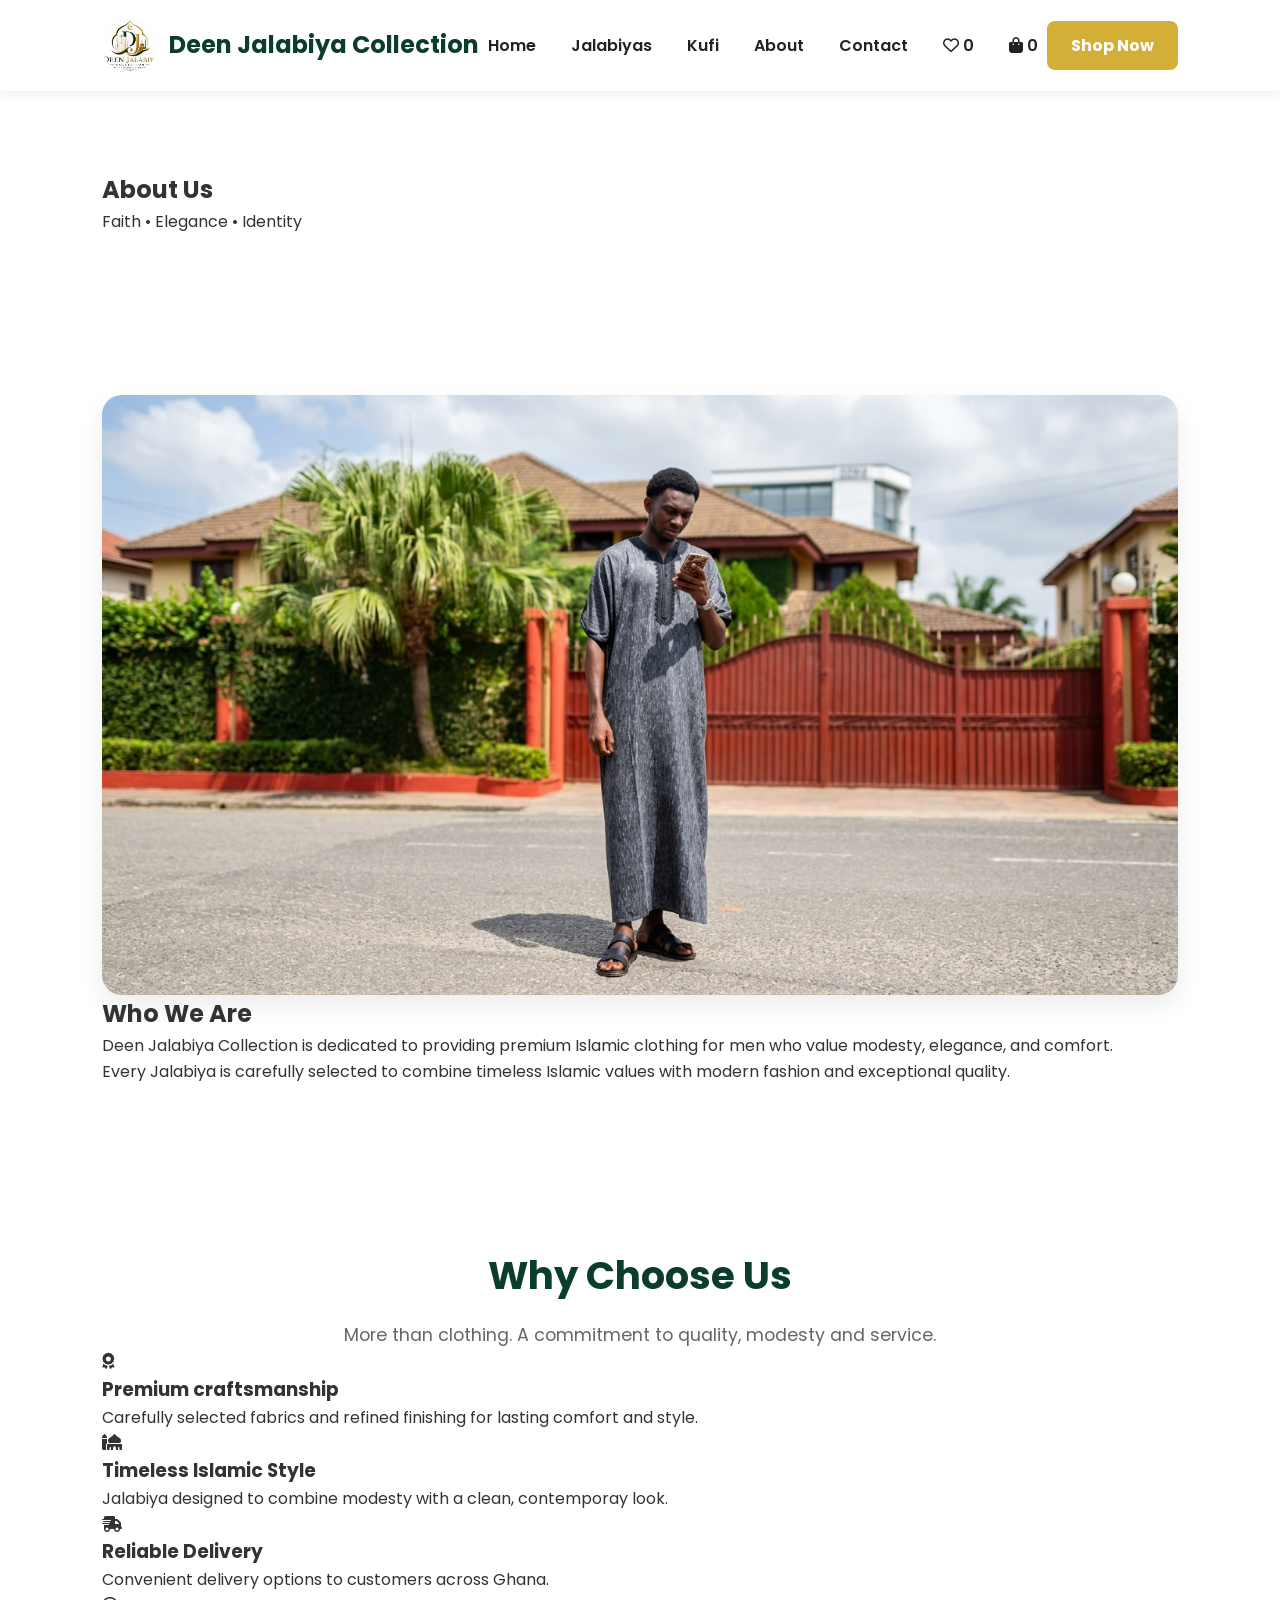
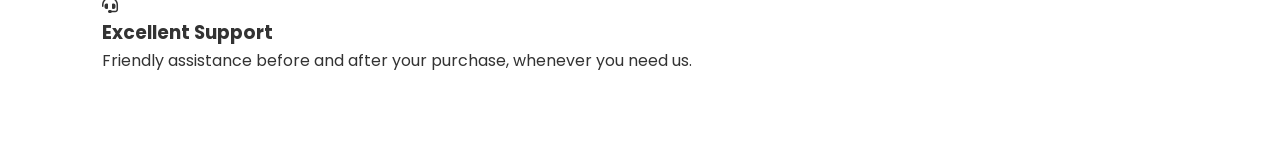
<file: about.html>
<!DOCTYPE html>
<html lang="en">
<head>

    <meta charset="UTF-8">

    <meta name="viewport" content="width=device-width, initial-scale=1.0">

    <title>About Us | Deen Jalabiya Collection</title>

    <!-- Google Font -->

    <link rel="preconnect" href="https://fonts.googleapis.com">

    <link rel="preconnect" href="https://fonts.gstatic.com" crossorigin>

    <link href="https://fonts.googleapis.com/css2?family=Poppins:wght@300;400;500;600;700;800&display=swap" rel="stylesheet">

    <!-- Font Awesome -->

    <link rel="stylesheet"
    href="https://cdnjs.cloudflare.com/ajax/libs/font-awesome/6.7.2/css/all.min.css">

    <!-- Main Stylesheet -->

    <link rel="stylesheet" href="css/styles.css">

</head>

<body>

<!-- NAVIGATION -->
<!-- =========================
     HEADER
========================== -->

<header>

    <nav class="navbar">

        <a href="index.html" class="logo">

            <img src="images/logo.jpeg" alt="Deen Jalabiya Collection Logo">

            <h2>Deen Jalabiya Collection</h2>

        </a>

        <ul class="nav-links">

            <li>
                <a href="index.html">Home</a>
            </li>

            <li>
                <a href="shop.html">Jalabiyas</a>
            </li>

            <li>
                <a href="kufi.html">Kufi</a>
            </li>  

            <li>
                <a href="about.html">About</a>
            </li>

            <li>
                <a href="contact.html">Contact</a>
            </li>
<li>
<a href="wishlist.html">
<i class="fa-regular fa-heart"></i>
<span id="wishlist-count"></span>
</a>
</li>

<li>
<a href="cart.html">
<i class="fa-solid fa-bag-shopping"></i>
<span id="cart-count"></span>
</a>
</li>

        </ul>

        <a href="shop.html" class="shop-btn">
            Shop Now
        </a>

        <div class="menu-btn">

            <i class="fas fa-bars"></i>

        </div>

    </nav>

</header>

<!-- PAGE TITLE -->

<section class="page-title">

    <h1>About Us</h1>

    <p>
        Faith • Elegance • Identity
    </p>

</section>

<!-- ABOUT SECTION -->

<section class="about">

    <div class="about-image">

        <img src="images/about.jpeg new.jpeg" alt="About Deen Jalabiya">

    </div>

    <div class="about-text">

        <h2>Who We Are</h2>

        <p>

            Deen Jalabiya Collection is dedicated to providing premium
            Islamic clothing for men who value modesty, elegance,
            and comfort.

        </p>

        <p>

            Every Jalabiya is carefully selected to combine timeless
            Islamic values with modern fashion and exceptional quality.

        </p>

    </div>

</section>

<!-- =========================
     WHY CHOOSE US
========================== -->

<section class="why-us">

    <div class="section-title">

        <h2>Why Choose Us</h2>

        <p>More than clothing. A commitment to quality, modesty and service.</p>

    </div>

    <div class="why-grid">

        <div class="why-card">
            <i class="fas fa-award"></i>
            <h3>Premium craftsmanship</h3>
            <p>Carefully selected fabrics and refined finishing for lasting comfort and style.</p>
        </div>

        <div class="why-card">
            <i class="fas fa-mosque"></i>
            <h3>Timeless Islamic Style</h3>
            <p>Jalabiya designed to combine modesty with a clean, contemporay look.</p>
        </div>

        <div class="why-card">
            <i class="fas fa-truck-fast"></i>
            <h3>Reliable Delivery</h3>
            <p>Convenient delivery options to customers across Ghana.</p>
        </div>

        <div class="why-card">
            <i class="fas fa-headset"></i>
            <h3>Excellent Support</h3>
            <p>Friendly assistance before and after your purchase, whenever you need us.</p>
        </div>

    </div>

</section>

<!-- =========================
     TOAST NOTIFICATION
========================== -->

<div id="toast" class="toast">

    <i class="fas fa-check-circle"></i>

    <span id="toast-message">

        Product added successfully!

    </span>

</div>
<script src="js/products.js"></script>
<script src="js/shop.js"></script>
<script src="js/product.js"></script>
<script src="js/cart.js"></script>
<script src="js/checkout.js"></script>
<script src="js/ui.js"></script>
<script src="js/wishlist.js"></script>
<script src="js/main.js"></script>

</body>

</html>
</file>
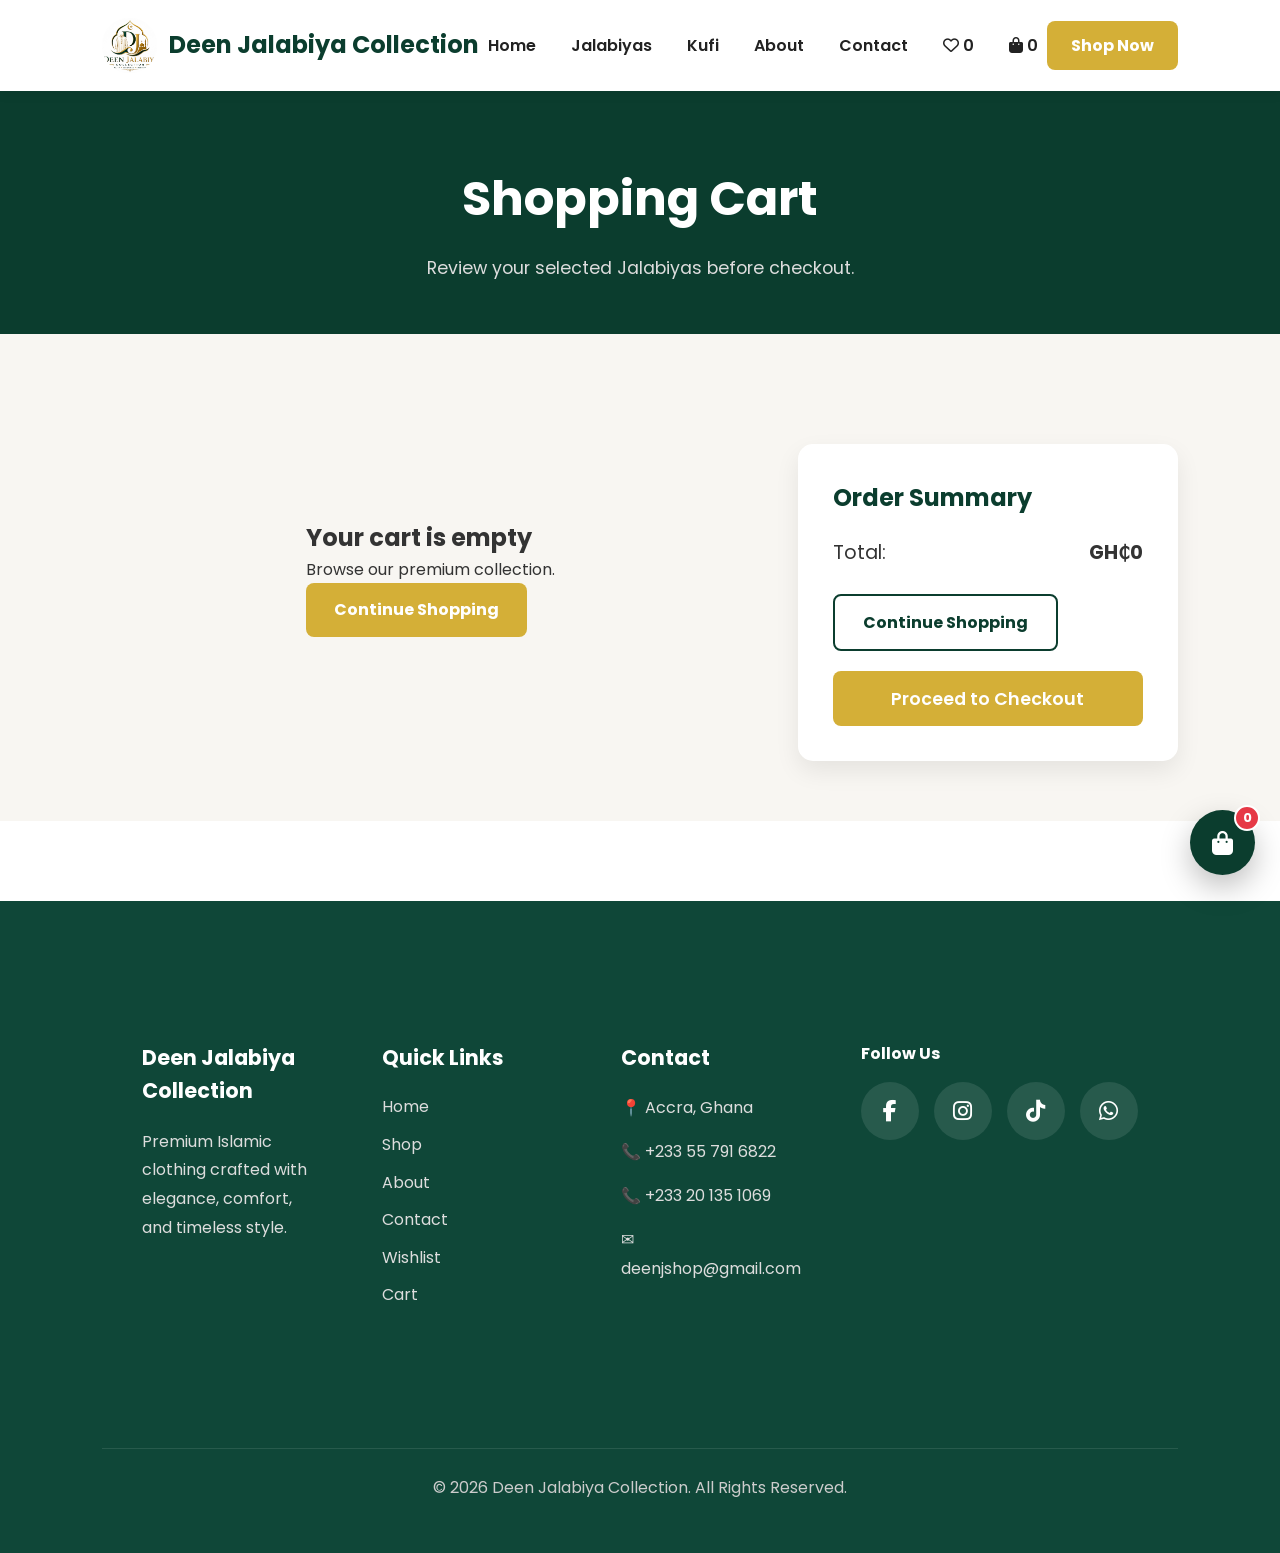
<file: cart.html>
<!DOCTYPE html>
<html lang="en">
<head>

    <meta charset="UTF-8">

    <meta name="viewport" content="width=device-width, initial-scale=1.0">

    <title>cart | Deen Jalabiya Collection</title>

    <!-- Google Font -->

    <link rel="preconnect" href="https://fonts.googleapis.com">

    <link rel="preconnect" href="https://fonts.gstatic.com" crossorigin>

    <link href="https://fonts.googleapis.com/css2?family=Poppins:wght@300;400;500;600;700;800&display=swap" rel="stylesheet">

    <!-- Font Awesome -->

    <link rel="stylesheet"
    href="https://cdnjs.cloudflare.com/ajax/libs/font-awesome/6.7.2/css/all.min.css">

    <!-- Main Stylesheet -->

    <link rel="stylesheet" href="css/styles.css">

</head>

<body>

<!-- =========================
     HEADER
========================== -->

<header>

    <nav class="navbar">

        <a href="index.html" class="logo">

            <img src="images/logo.jpeg" alt="Deen Jalabiya Collection Logo">

            <h2>Deen Jalabiya Collection</h2>

        </a>

        <ul class="nav-links">

            <li>
                <a href="index.html">Home</a>
            </li>
        
            <li>
                <a href="shop.html">Jalabiyas</a>
            </li>

            <li>
                <a href="kufi.html">Kufi</a>
           </li>

            <li>
                <a href="about.html">About</a>
            </li>

            <li>
                <a href="contact.html">Contact</a>
            </li>
<li>
<a href="wishlist.html">
<i class="fa-regular fa-heart"></i>
<span id="wishlist-count"></span>
</a>
</li>

<li>
<a href="cart.html">
<i class="fa-solid fa-bag-shopping"></i>
<span id="cart-count"></span>
</a>
</li>

        </ul>

        <a href="shop.html" class="shop-btn">
            Shop Now
        </a>

        <div class="menu-btn">

            <i class="fas fa-bars"></i>

        </div>

    </nav>

</header>

<!-- =========================
     PAGE HEADER
========================== -->

<section class="page-header">

    <h1>Shopping Cart</h1>

    <p>
        Review your selected Jalabiyas before checkout.
    </p>

</section>

<!-- =========================
     CART SECTION
========================== -->

<section class="cart">

    <div class="cart-container" id="cart-container">

        <!--
        Cart items will be inserted here automatically
        by JavaScript.
        -->

    </div>

    <div class="cart-summary">

        <h2>Order Summary</h2>

        <p>

            Total:
            <strong id="cart-total">
                GH₵0
            </strong>

        </p>

        <a href="shop.html" class="secondary-btn">
            Continue Shopping
        </a>

        <a href="checkout.html" class="primary-btn checkout-btn">

            Proceed to Checkout

       </a>

    </div>

</section>

<!-- =========================
     FOOTER
========================== -->

<footer class="footer">

    <div class="footer-container">

        <div class="footer-about">

            <h3>Deen Jalabiya Collection</h3>

            <p>

                Premium Islamic clothing crafted with elegance,
                comfort, and timeless style.

            </p>

        </div>

        <div class="footer-links">

            <h3>Quick Links</h3>

            <ul>

                <li><a href="index.html">Home</a></li>

                <li><a href="shop.html">Shop</a></li>

                <li><a href="about.html">About</a></li>

                <li><a href="contact.html">Contact</a></li>

                <li><a href="wishlist.html">Wishlist</a></li>

                <li><a href="cart.html">Cart</a></li>
            </ul>

        </div>

        <div class="footer-contact">

            <h3>Contact</h3>

            <p>📍 Accra, Ghana</p>

            <p>📞 +233 55 791 6822</p>

            <p>📞 +233 20 135 1069</p>

            <p>✉ deenjshop@gmail.com</p>

        </div>
<div class="footer-social">

    <h4>Follow Us</h4>

    <div class="social-icons">

        <a href="http://Facebook.com/deenjalabiyacollection"
           target="_blank"
           rel="noopener noreferrer"
           aria-label="Facebook">

            <i class="fab fa-facebook-f"></i>
        </a>

        <a
            href="https://instagram.com/deenjalabiya"
            target="_blank"
            rel="noopener noreferrer"
            aria-label="Instagram">

            <i class="fab fa-instagram"></i>

        </a>

        <a href="#" aria-label="TikTok">
            <i class="fab fa-tiktok"></i>
        </a>

        <a
            href="https://wa.me/233557916822"
            target="_blank"
            rel="noopener noreferrer"
            aria-label="WhatsApp">

            <i class="fab fa-whatsapp"></i>

        </a>

    </div>

</div>

    </div>

    <div class="footer-bottom">

        <p>

            &copy; 2026 Deen Jalabiya Collection.
            All Rights Reserved.

        </p>

    </div>

</footer>

<!-- =========================
     TOAST NOTIFICATION
========================== -->

<div id="toast" class="toast">

    <i class="fas fa-check-circle"></i>

    <span id="toast-message">

        Product added successfully!

    </span>

</div>

<!-- =========================
     TOAST NOTIFICATION
========================== -->

<div id="toast" class="toast">

    <i class="fas fa-check-circle"></i>

    <span id="toast-message">

        Product added successfully!

    </span>

</div>

<!-- =========================
     FLOATING CART
========================== -->

<a href="cart.html" class="floating-cart">

    <i class="fas fa-shopping-bag"></i>

    <span id="floating-cart-count">

        0

    </span>

</a>

<script src="js/products.js"></script>
<script src="js/shop.js"></script>
<script src="js/product.js"></script>
<script src="js/cart.js"></script>
<script src="js/checkout.js"></script>
<script src="js/ui.js"></script>
<script src="js/wishlist.js"></script>
<script src="js/main.js"></script>

</body>

</html>
</file>
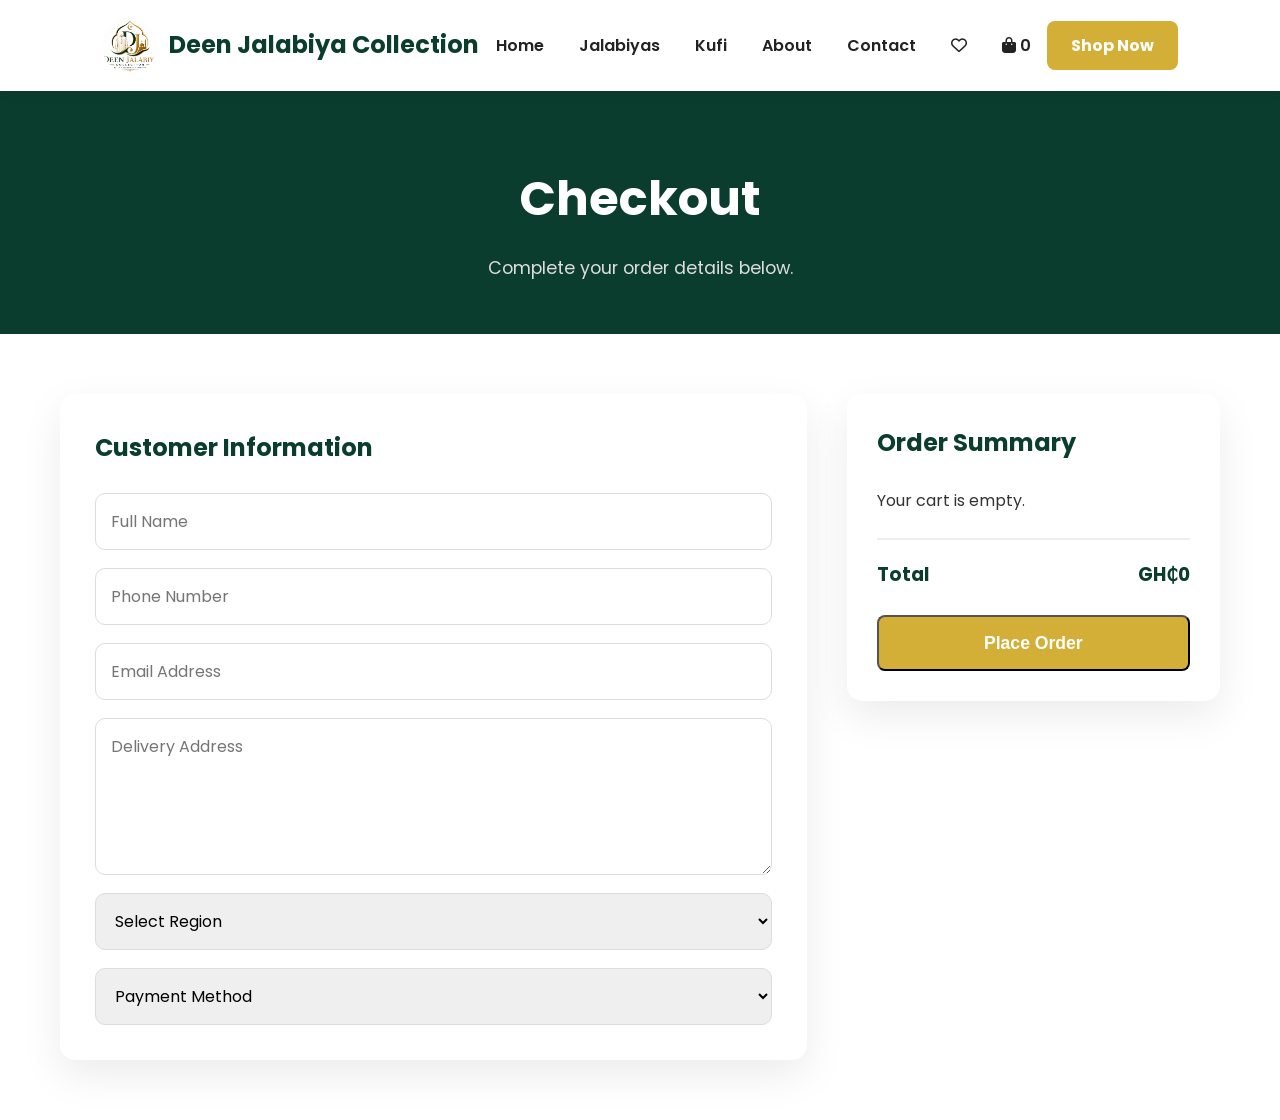
<file: checkout.html>
<!DOCTYPE html>
<html lang="en">
<head>

    <meta charset="UTF-8">

    <meta name="viewport" content="width=device-width, initial-scale=1.0">

    <title>Checkout | Deen Jalabiya Collection</title>

    <!-- Google Font -->

    <link rel="preconnect" href="https://fonts.googleapis.com">

    <link rel="preconnect" href="https://fonts.gstatic.com" crossorigin>

    <link href="https://fonts.googleapis.com/css2?family=Poppins:wght@300;400;500;600;700;800&display=swap" rel="stylesheet">

    <!-- Font Awesome -->

    <link rel="stylesheet"
    href="https://cdnjs.cloudflare.com/ajax/libs/font-awesome/6.7.2/css/all.min.css">

    <!-- Main Stylesheet -->

    <link rel="stylesheet" href="css/styles.css">

</head>

<body>
<!-- =========================
     HEADER
========================== -->

<header>

    <nav class="navbar">

        <a href="index.html" class="logo">

            <img src="images/logo.jpeg" alt="Deen Jalabiya Collection Logo">

            <h2>Deen Jalabiya Collection</h2>

        </a>

        <ul class="nav-links">

            <li>
                <a href="index.html">Home</a>
            </li>

            <li>
                <a href="shop.html">Jalabiyas</a>
            </li>

            <li>
                <a href="kufi.html">Kufi</a>
            </li>  

            <li>
                <a href="about.html">About</a>
            </li>

            <li>
                <a href="contact.html">Contact</a>
            </li>
<li>
<a href="wishlist.html">
<i class="fa-regular fa-heart"></i>
<span id="wishlist-count"></span>
</a>
</li>

<li>
<a href="cart.html">
<i class="fa-solid fa-bag-shopping"></i>
<span id="cart-count"></span>
</a>
</li>

        </ul>

        <a href="shop.html" class="shop-btn">
            Shop Now
        </a>

        <div class="menu-btn">

            <i class="fas fa-bars"></i>

        </div>

    </nav>

</header>

<!-- PAGE HEADER -->

<section class="page-header">

    <h1>Checkout</h1>

    <p>Complete your order details below.</p>

</section>

<!-- CHECKOUT -->

<section class="checkout-section">

    <div class="checkout-grid">

        <!-- CUSTOMER DETAILS -->

        <div class="checkout-form">

            <h2>Customer Information</h2>

            <form id="checkoutForm">

               <input
    type="text"
    id="customerName"
    placeholder="Full Name"
    required>

<input
    type="tel"
    id="customerPhone"
    placeholder="Phone Number"
    required>

<input
    type="email"
    id="customerEmail"
    placeholder="Email Address">

<textarea
    id="customerAddress"
    placeholder="Delivery Address"
    rows="5"
    required></textarea>

<select id="customerRegion" required>

    <option value="">Select Region</option>

    <option>Greater Accra</option>
    <option>Ashanti</option>
    <option>Central</option>
    <option>Eastern</option>
    <option>Western</option>
    <option>Volta</option>
    <option>Northern</option>

</select>

<select id="paymentMethod" required>

    <option value="">Payment Method</option>

    <option>Mobile Money</option>
    <option>Cash on Delivery</option>
    <option>Bank Transfer</option>

</select>

            </form>

        </div>

        <!-- ORDER SUMMARY -->

        <div class="order-summary">

            <h2>Order Summary</h2>

            <div id="checkout-items">

            </div>

            <div class="summary-total">

                <h3>

                    Total

                    <span id="checkout-total">

                        GH₵0

                    </span>

                </h3>

            </div>
<button
    type="button"
    id="placeOrder"
    class="primary-btn place-order">

    Place Order

</button>

        </div>

    </div>

</section>
<!-- =========================
     TOAST NOTIFICATION
========================== -->

<div id="toast" class="toast">

    <i class="fas fa-check-circle"></i>

    <span id="toast-message">

        Product added successfully!

    </span>

</div>
<script src="js/products.js"></script>
<script src="js/shop.js"></script>
<script src="js/product.js"></script>
<script src="js/cart.js"></script>
<script src="js/checkout.js"></script>
<script src="js/ui.js"></script>
<script src="js/main.js"></script>

<!-- =========================
     ORDER CONFIRMATION MODAL
========================== -->

<div id="orderModal" class="order-modal">

    <div class="order-modal-content">

        <i class="fas fa-circle-check"></i>

        <h2>WhatsApp Opened</h2>

        <p>

            After sending your order on WhatsApp,
            click the button below.

        </p>

        <button id="orderSent" class="primary-btn">

            I Have Sent My Order

        </button>

    </div>

</div>

</body>

</html>
</file>
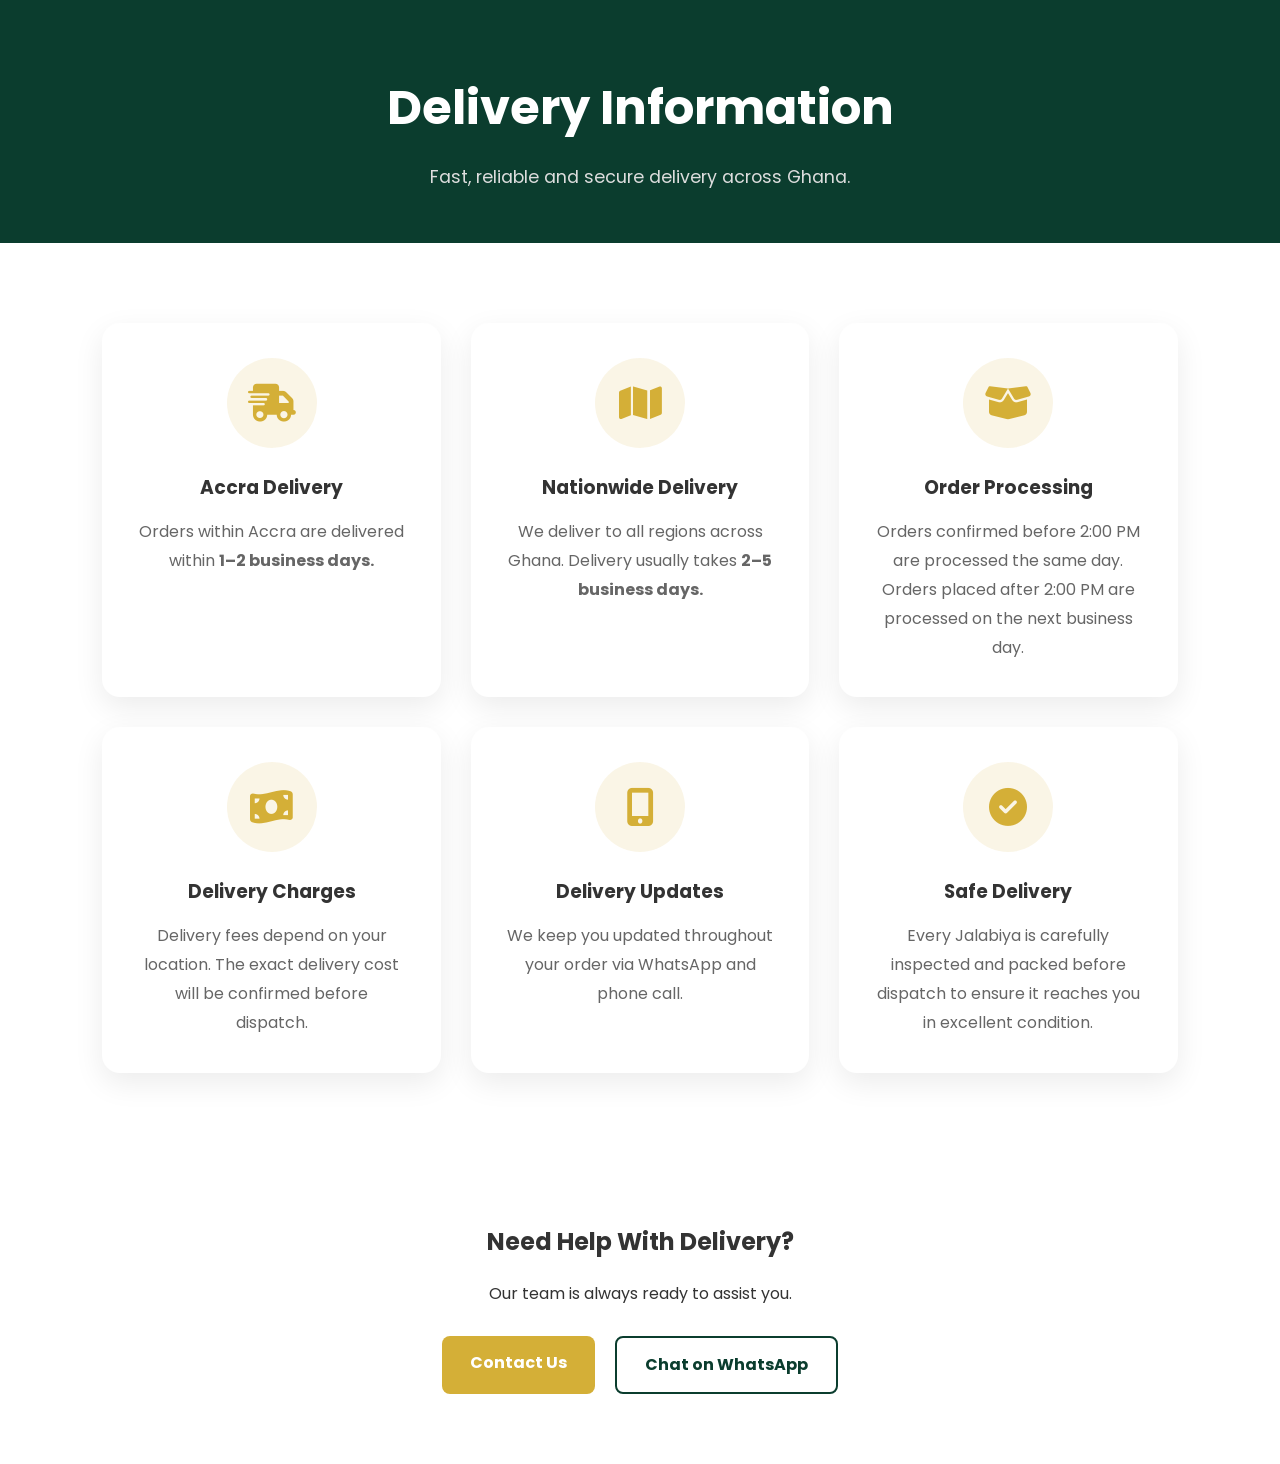
<file: delivery.html>
<!DOCTYPE html>
<html lang="en">

<head>
    <meta charset="UTF-8">
    <meta name="viewport" content="width=device-width, initial-scale=1.0">

    <title>Delivery Information | Deen Jalabiya Collection</title>

    <!-- Google Font -->
    <link rel="preconnect" href="https://fonts.googleapis.com">
    <link rel="preconnect" href="https://fonts.gstatic.com" crossorigin>

    <link href="https://fonts.googleapis.com/css2?family=Poppins:wght@300;400;500;600;700;800&display=swap" rel="stylesheet">

    <!-- Font Awesome -->
    <link rel="stylesheet"
          href="https://cdnjs.cloudflare.com/ajax/libs/font-awesome/6.7.2/css/all.min.css">

    <!-- Main CSS -->
    <link rel="stylesheet" href="css/styles.css">
</head>

<!-- =========================
     PAGE HEADER
========================== -->

<section class="page-header">

    <h1>Delivery Information</h1>

    <p>

        Fast, reliable and secure delivery across Ghana.

    </p>

</section>

<!-- =========================
     DELIVERY INFORMATION
========================== -->

<section class="delivery-section">

    <div class="delivery-container">

        <div class="delivery-card">

            <div class="delivery-icon">

            <i class="fas fa-truck-fast"></i>

            </div>

            <h3>Accra Delivery</h3>

            <p>

                Orders within Accra are delivered within
                <strong>1–2 business days.</strong>

            </p>

        </div>

        <div class="delivery-card">

            <div class="delivery-icon">

            <i class="fas fa-map"></i>

            </div>

            <h3>Nationwide Delivery</h3>

            <p>

                We deliver to all regions across Ghana.
                Delivery usually takes
                <strong>2–5 business days.</strong>

            </p>

        </div>

        <div class="delivery-card">

            <div class="delivery-icon">

            <i class="fas fa-box-open"></i>

            </div>

            <h3>Order Processing</h3>

            <p>

                Orders confirmed before 2:00 PM are processed
                the same day. Orders placed after 2:00 PM are
                processed on the next business day.

            </p>

        </div>

        <div class="delivery-card">

            <div class="delivery-icon">

            <i class="fas fa-money-bill-wave"></i>

            </div>

            <h3>Delivery Charges</h3>

            <p>

                Delivery fees depend on your location.
                The exact delivery cost will be confirmed
                before dispatch.

            </p>

        </div>

        <div class="delivery-card">

            <div class="delivery-icon">

            <i class="fas fa-mobile-screen-button"></i>

            </div>

            <h3>Delivery Updates</h3>

            <p>

                We keep you updated throughout your order via
                WhatsApp and phone call.

            </p>

        </div>

        <div class="delivery-card">

        <div class="delivery-icon">

            <i class="fas fa-circle-check"></i>

        </div>

            <h3>Safe Delivery</h3>

            <p>

                Every Jalabiya is carefully inspected and packed
                before dispatch to ensure it reaches you in
                excellent condition.

            </p>

        </div>

    </div>

</section>

<!-- =========================
     NEED HELP
========================== -->

<section class="delivery-contact">

    <h2>Need Help With Delivery?</h2>

    <p>

        Our team is always ready to assist you.

    </p>

    <div class="delivery-buttons">

        <a href="contact.html" class="primary-btn">

            Contact Us

        </a>

        <a href="https://wa.me/233557916822"

           target="_blank"

           class="secondary-btn">

            Chat on WhatsApp

        </a>

    </div>

</section>
</file>
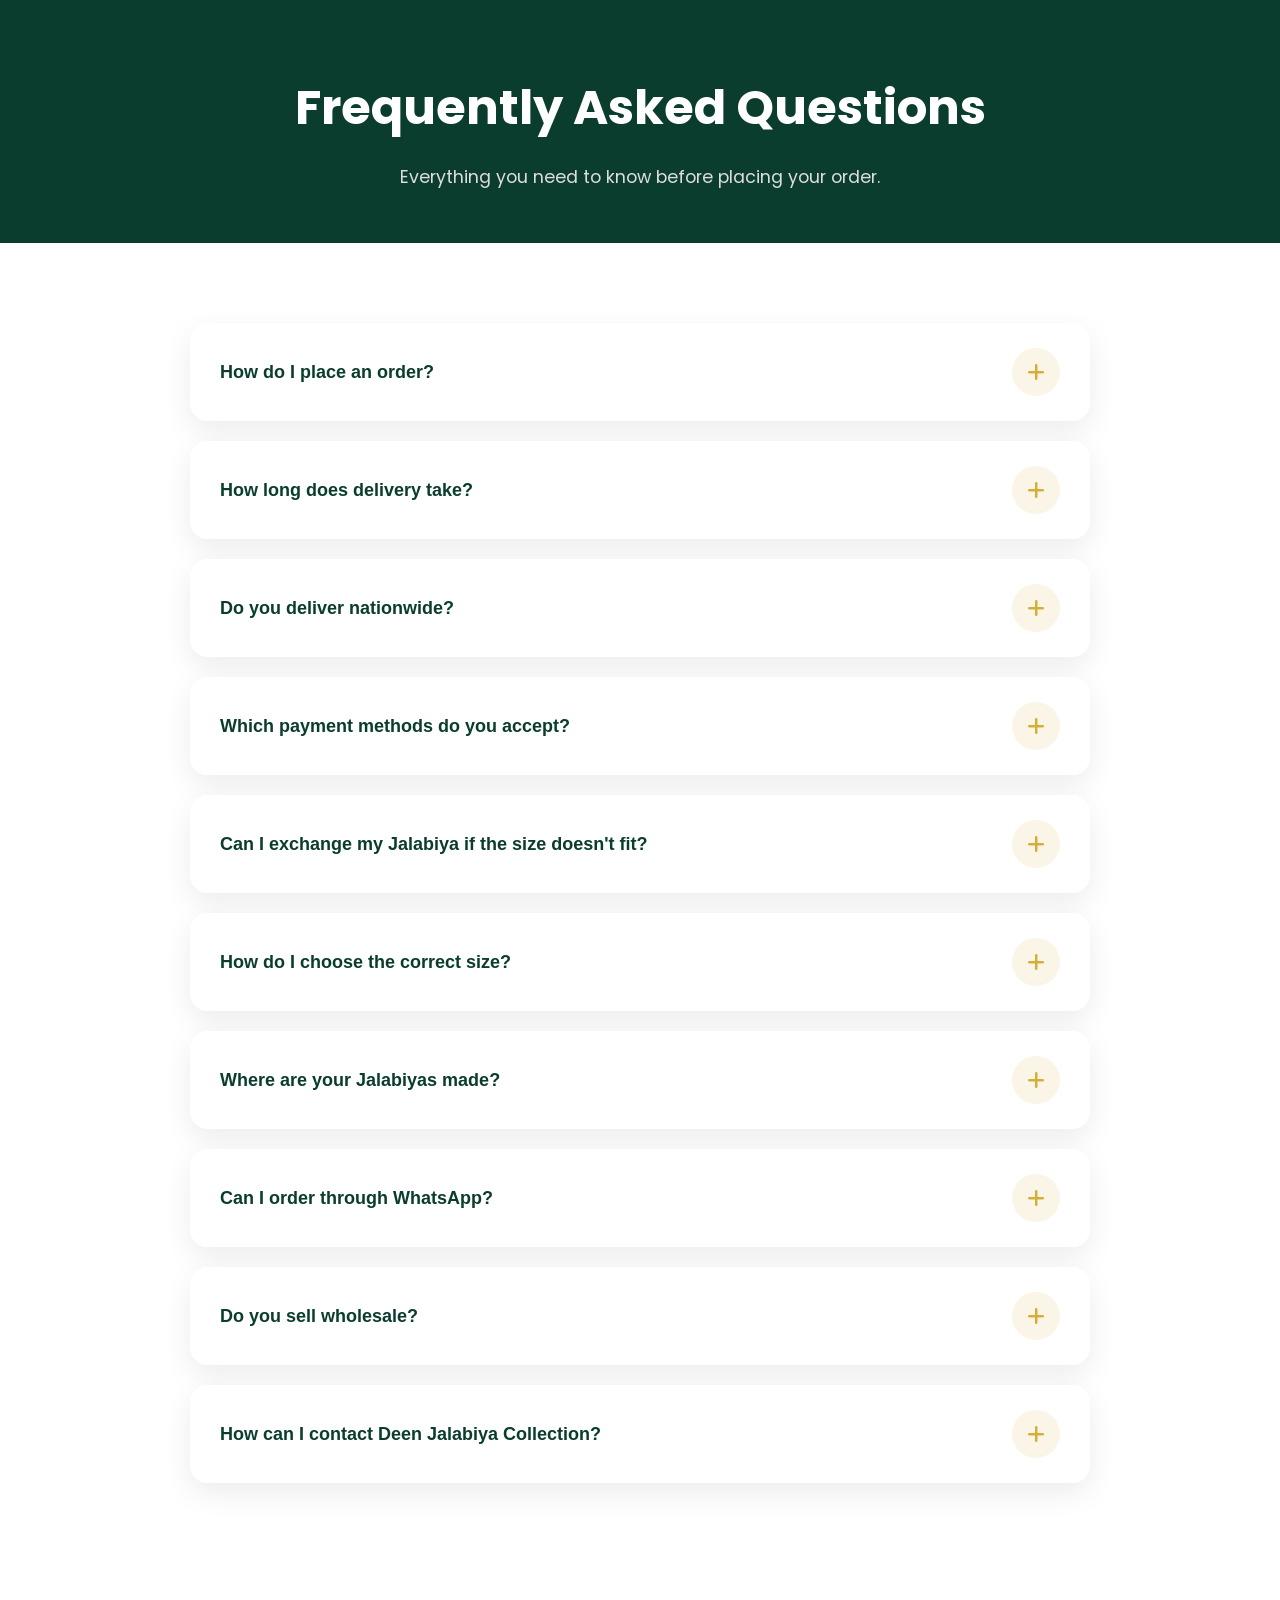
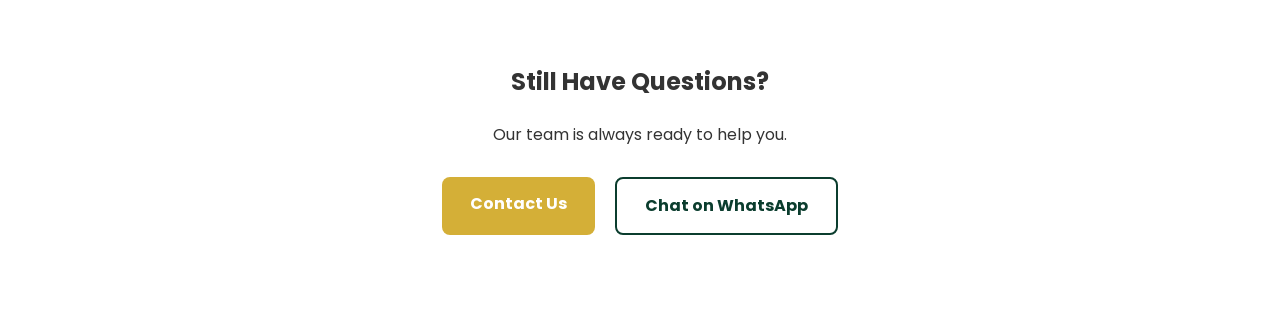
<file: faq.html>
<!DOCTYPE html>
<html lang="en">

<head>
    <meta charset="UTF-8">
    <meta name="viewport" content="width=device-width, initial-scale=1.0">

    <title>FAQs | Deen Jalabiya Collection</title>

    <!-- Google Font -->
    <link rel="preconnect" href="https://fonts.googleapis.com">
    <link rel="preconnect" href="https://fonts.gstatic.com" crossorigin>

    <link href="https://fonts.googleapis.com/css2?family=Poppins:wght@300;400;500;600;700;800&display=swap" rel="stylesheet">

    <!-- Font Awesome -->
    <link rel="stylesheet"
          href="https://cdnjs.cloudflare.com/ajax/libs/font-awesome/6.7.2/css/all.min.css">

    <!-- Main CSS -->
    <link rel="stylesheet" href="css/styles.css">
</head>

<!-- =========================
     PAGE HEADER
========================== -->

<section class="page-header">

    <h1>Frequently Asked Questions</h1>

    <p>

        Everything you need to know before placing your order.

    </p>

</section>

<!-- =========================
     FAQ SECTION
========================== -->

<section class="faq-section">

    <div class="faq-container">

        <div class="faq-item">

            <button class="faq-question">

                <span>How do I place an order?</span>

              <div class="faq-icon">
                <i class="fas fa-plus"></i>
              </div> 

            </button>

            <div class="faq-answer">

                <p>

                    Browse our collection, select your preferred Jalabiya, choose your size, add it to your cart and complete checkout. You can also place your order directly through WhatsApp.

                </p>

            </div>

        </div>

        <div class="faq-item">

            <button class="faq-question">

                How long does delivery take?

              <div class="faq-icon">
                <i class="fas fa-plus"></i>
              </div>

            </button>

            <div class="faq-answer">

                <p>

                    Orders within Accra usually arrive within 1–2 business days. Deliveries to other regions of Ghana normally take 2–5 business days.

                </p>

            </div>

        </div>

        <div class="faq-item">

            <button class="faq-question">

                Do you deliver nationwide?

              <div class="faq-icon">
                <i class="fas fa-plus"></i>
              </div>

            </button>

            <div class="faq-answer">

                <p>

                    Yes. We deliver to all regions across Ghana.

                </p>

            </div>

        </div>

        <div class="faq-item">

            <button class="faq-question">

                Which payment methods do you accept?

                <div class="faq-icon">
                <i class="fas fa-plus"></i>
                </div>

            </button>

            <div class="faq-answer">

                <p>

                    We currently accept Mobile Money, Bank Transfer and Cash on Delivery (where available).

                </p>

            </div>

        </div>

        <div class="faq-item">

            <button class="faq-question">

                Can I exchange my Jalabiya if the size doesn't fit?

                <div class="faq-icon">
                <i class="fas fa-plus"></i>
                </div>

            </button>

            <div class="faq-answer">

                <p>

                    Yes. Exchanges are accepted provided the item is unused, in its original condition and returned within our exchange period.

                </p>

            </div>

        </div>

        <div class="faq-item">

            <button class="faq-question">

                How do I choose the correct size?

                <div class="faq-icon">
                <i class="fas fa-plus"></i>
                </div>

            </button>

            <div class="faq-answer">

                <p>

                    Each product includes available sizes. If you're unsure, contact us via WhatsApp and we'll gladly help.

                </p>

            </div>

        </div>

        <div class="faq-item">

            <button class="faq-question">

                Where are your Jalabiyas made?

                <div class="faq-icon">
                <i class="fas fa-plus"></i>
                </div>

            </button>

            <div class="faq-answer">

                <p>

                    Our premium Jalabiyas are proudly made in Bangladesh using quality fabrics and excellent craftsmanship.

                </p>

            </div>

        </div>

        <div class="faq-item">

            <button class="faq-question">

                Can I order through WhatsApp?
                
                <div class="faq-icon">
                <i class="fas fa-plus"></i>
                </div>

            </button>

            <div class="faq-answer">

                <p>

                    Absolutely. After checkout your order is automatically prepared and opened in WhatsApp for confirmation.

                </p>

            </div>

        </div>

        <div class="faq-item">

            <button class="faq-question">

                Do you sell wholesale?

                <div class="faq-icon">
                <i class="fas fa-plus"></i>
                </div>

            </button>

            <div class="faq-answer">

                <p>

                    Yes. Please contact us directly for wholesale pricing and bulk order enquiries.

                </p>

            </div>

        </div>

        <div class="faq-item">

            <button class="faq-question">

                How can I contact Deen Jalabiya Collection?

                <div class="faq-icon">
                <i class="fas fa-plus"></i>
                </div>

            </button>

            <div class="faq-answer">

                <p>

                    You can reach us through WhatsApp, phone call, email or by visiting our Contact page.

                </p>

            </div>

        </div>

    </div>

</section>
<!-- =========================
     STILL NEED HELP
========================== -->

<section class="faq-contact">

    <h2>Still Have Questions?</h2>

    <p>

        Our team is always ready to help you.

    </p>

    <div class="faq-buttons">

        <a href="contact.html" class="primary-btn">

            Contact Us

        </a>

        <a href="https://wa.me/233557916822"

           class="secondary-btn"

           target="_blank">

            Chat on WhatsApp

        </a>

    </div>

</section>


<script src="js/products.js"></script>
<script src="js/shop.js"></script>
<script src="js/product.js"></script>
<script src="js/cart.js"></script>
<script src="js/checkout.js"></script>
<script src="js/ui.js"></script>
<script src="js/wishlist.js"></script>
<script src="js/faq.js"></script>
<script src="js/main.js"></script>
</file>
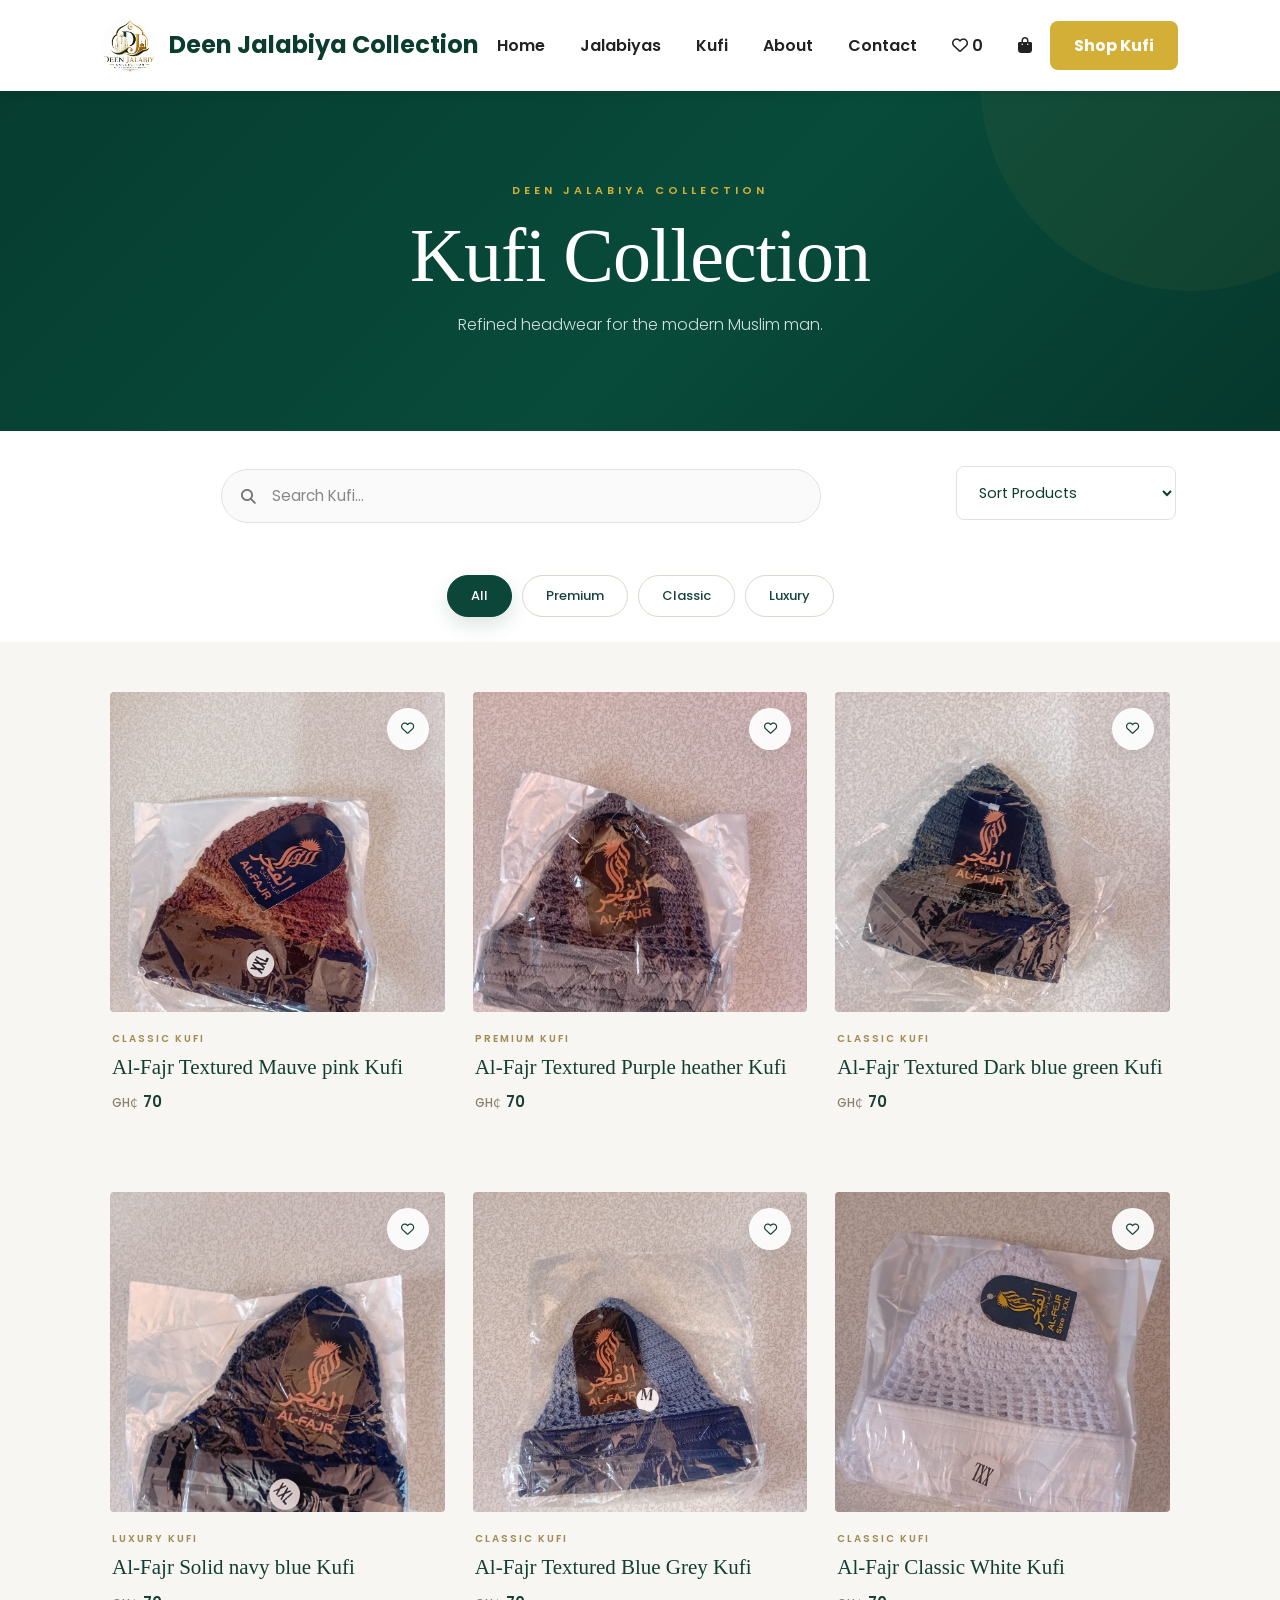
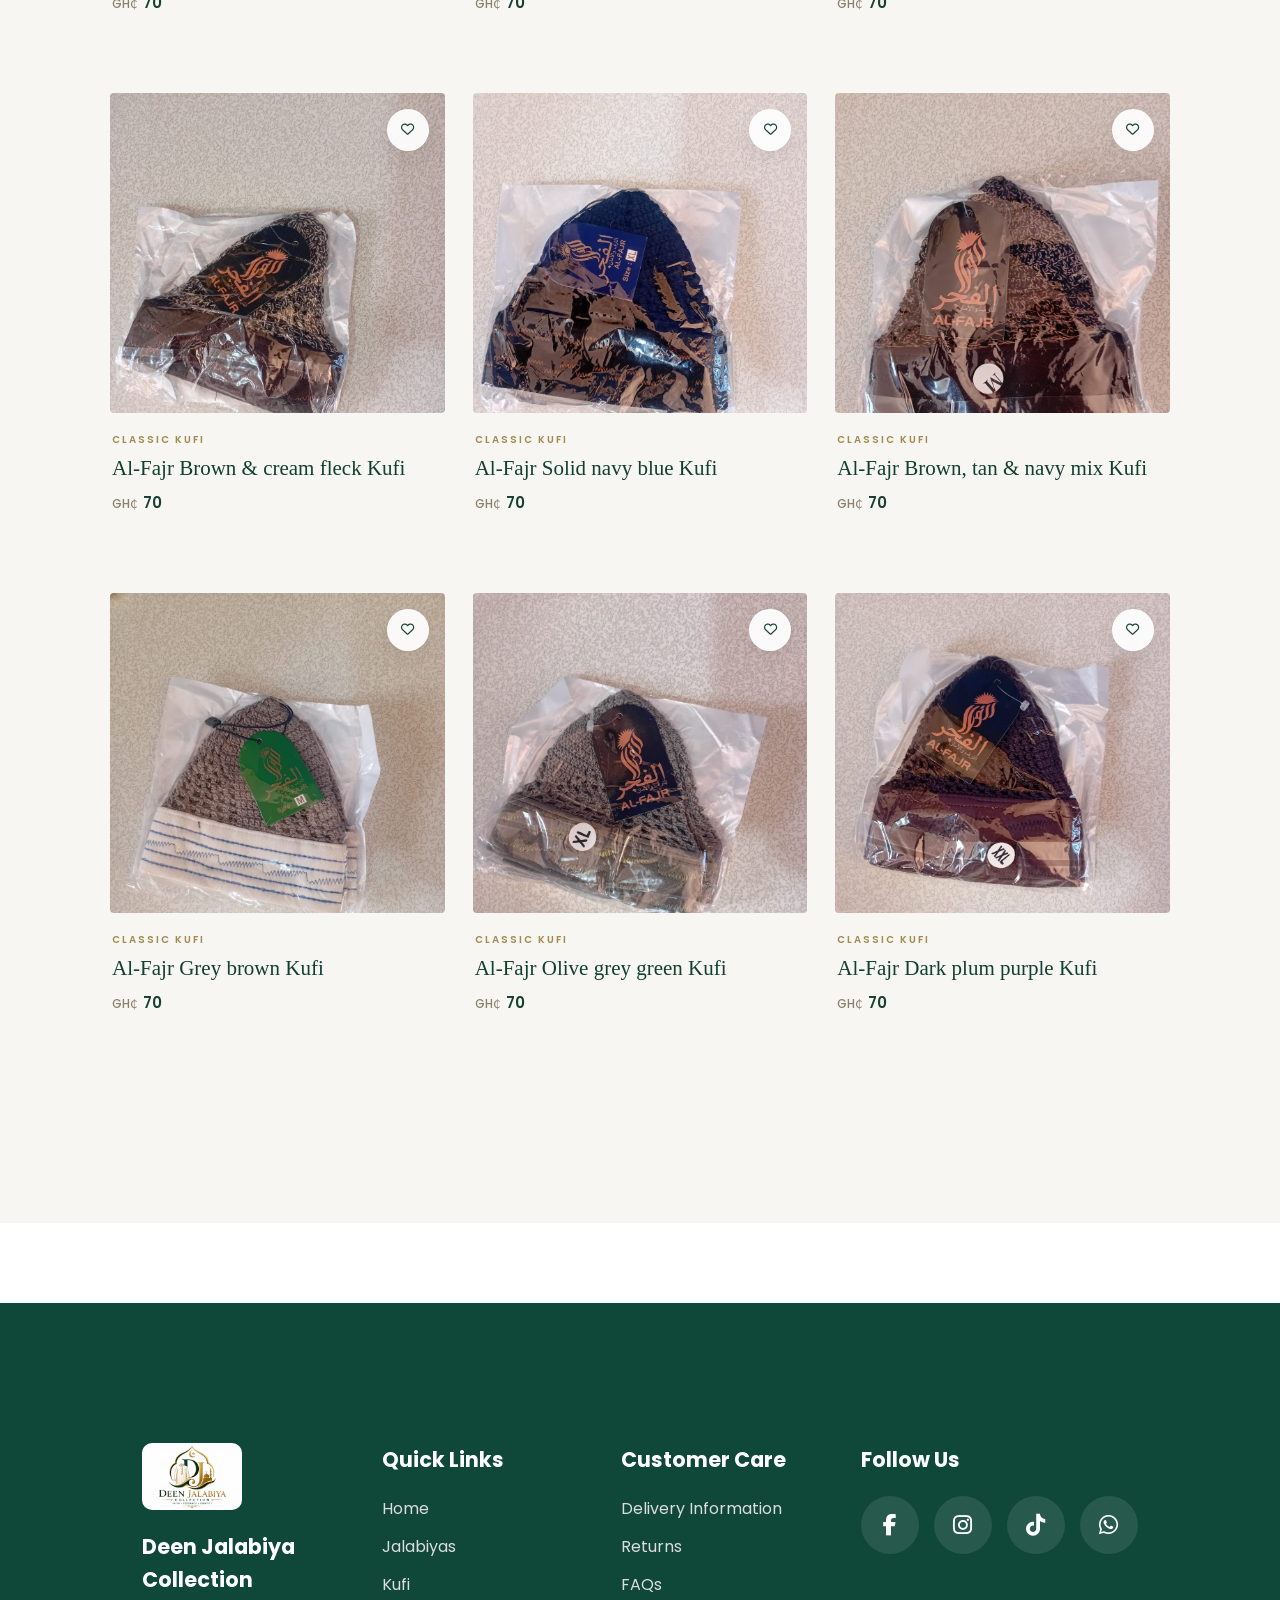
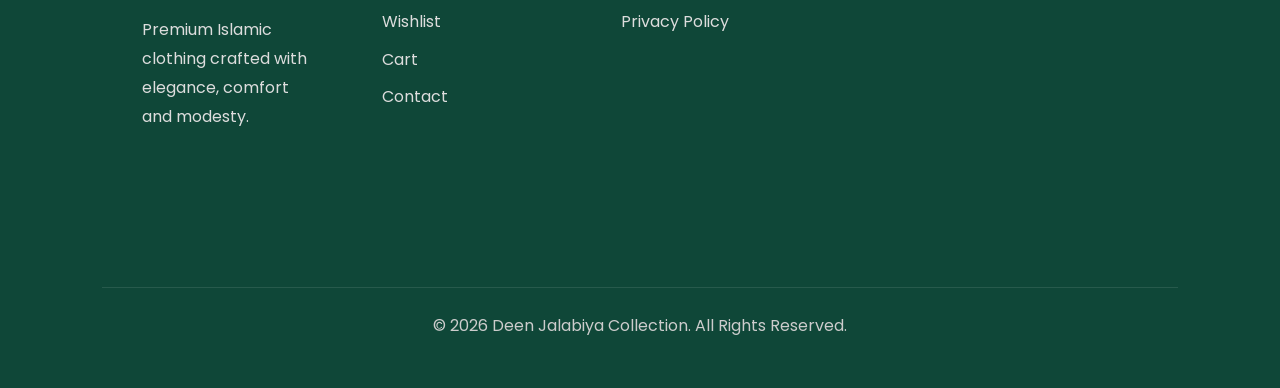
<file: kufi.html>
<!DOCTYPE html>
<html lang="en">

<head>

    <meta charset="UTF-8">

    <meta name="viewport" content="width=device-width, initial-scale=1.0">

    <title>Kufi Collection | Deen Jalabiya Collection</title>

    <meta
        name="description"
        content="Discover premium modern Kufi caps from Deen Jalabiya Collection. Elegant Islamic headwear designed to complement your Jalabiya."
    >

    <!-- Google Font -->

    <link rel="preconnect" href="https://fonts.googleapis.com">

    <link rel="preconnect" href="https://fonts.gstatic.com" crossorigin>

    <link
        href="https://fonts.googleapis.com/css2?family=Poppins:wght@300;400;500;600;700;800&display=swap"
        rel="stylesheet"
    >

    <!-- Font Awesome -->

    <link
        rel="stylesheet"
        href="https://cdnjs.cloudflare.com/ajax/libs/font-awesome/6.7.2/css/all.min.css"
    >

    <!-- Main Stylesheet -->

    <link rel="stylesheet" href="css/styles.css">
    <link rel="stylesheet" href="css/kufi.css">

</head>

<body>

<!-- =========================
     HEADER
========================== -->

<header>

    <nav class="navbar">

        <a href="index.html" class="logo">

            <img
                src="images/logo.jpeg"
                alt="Deen Jalabiya Collection Logo"
            >

            <h2>Deen Jalabiya Collection</h2>

        </a>

        <ul class="nav-links">

            <li>
                <a href="index.html">Home</a>
            </li>

            <li>
                <a href="shop.html">Jalabiyas</a>
            </li>

            <li>
                <a href="kufi.html" class="active">Kufi</a>
            </li>

            <li>
                <a href="about.html">About</a>
            </li>

            <li>
                <a href="contact.html">Contact</a>
            </li>

            <li>
                <a href="wishlist.html">

                    <i class="fa-regular fa-heart"></i>

                    <span id="wishlist-count"></span>

                </a>
            </li>

            <li>
                <a href="cart.html">

                    <i class="fa-solid fa-bag-shopping"></i>

                    <span id="cart-count"></span>

                </a>
            </li>

        </ul>

        <a href="kufi.html" class="shop-btn">
            Shop Kufi
        </a>

        <div class="menu-btn">

            <i class="fas fa-bars"></i>

        </div>

    </nav>

</header>

<!-- =========================
     KUFI HERO
========================== -->

<section class="kufi-hero">

    <div class="kufi-hero-content">

        <span class="kufi-eyebrow">
            DEEN JALABIYA COLLECTION
        </span>

        <h1>
            Kufi Collection
        </h1>

        <p>
            Refined headwear for the modern Muslim man.
        </p>

    </div>

</section>


<!-- =========================
     KUFI TOOLBAR
========================== -->

<section class="shop-toolbar">

    <div class="toolbar-top">

        <div class="search-box">

            <i class="fas fa-search"></i>

            <input
                type="text"
                id="kufiSearch"
                placeholder="Search Kufi..."
            >

        </div>

        <div class="sort-container">

            <select id="kufiSort">

                <option value="default">
                    Sort Products
                </option>

                <option value="low-high">
                    Price: Low to High
                </option>

                <option value="high-low">
                    Price: High to Low
                </option>

                <option value="name">
                    Name: A - Z
                </option>

            </select>

        </div>

    </div>

<div class="product-filters">

        <button
            class="kufi-filter-btn active"
            data-filter="All"
        >
            All
        </button>

        <button
            class="kufi-filter-btn"
            data-filter="Premium"
        >
            Premium
        </button>

        <button
            class="kufi-filter-btn"
            data-filter="Classic"
        >
            Classic
        </button>

        <button
            class="kufi-filter-btn"
            data-filter="Luxury"
        >
            Luxury
        </button>

    </div>

</section>


<!-- =========================
     KUFI PRODUCTS
========================== -->

<section class="shop">

    <div
        class="products-grid"
        id="kufi-products-grid"
    ></div>

</section>


<!-- =========================
     FOOTER
========================== -->

<footer class="footer">

    <div class="footer-container">

        <div class="footer-brand">

            <img
                src="images/logo.jpeg"
                alt="Deen Jalabiya Collection"
                class="footer-logo"
            >

            <h3>
                Deen Jalabiya Collection
            </h3>

            <p>
                Premium Islamic clothing crafted with elegance,
                comfort and modesty.
            </p>

        </div>


        <div class="footer-column">

            <h3>Quick Links</h3>

            <ul>

                <li>
                    <a href="index.html">Home</a>
                </li>

                <li>
                    <a href="shop.html">Jalabiyas</a>
                </li>

                <li>
                    <a href="kufi.html">Kufi</a>
                </li>

                <li>
                    <a href="wishlist.html">Wishlist</a>
                </li>

                <li>
                    <a href="cart.html">Cart</a>
                </li>

                <li>
                    <a href="contact.html">Contact</a>
                </li>

            </ul>

        </div>


        <div class="footer-column">

            <h3>Customer Care</h3>

            <ul>

                <li>
                    <a href="delivery.html">
                        Delivery Information
                    </a>
                </li>

                <li>
                    <a href="returns.html">
                        Returns
                    </a>
                </li>

                <li>
                    <a href="faq.html">
                        FAQs
                    </a>
                </li>

                <li>
                    <a href="privacy.html">
                        Privacy Policy
                    </a>
                </li>

            </ul>

        </div>


        <div class="footer-column">

            <h3>Follow Us</h3>

            <div class="social-icons">

                <a href="http://Facebook.com/deenjalabiyacollection">
                    <i class="fab fa-facebook-f"></i>
                </a>

                <a href="https://instagram.com/deenjalabiya">
                    <i class="fab fa-instagram"></i>
                </a>

                <a href="#">
                    <i class="fab fa-tiktok"></i>
                </a>

                <a href="https://wa.me/233557916822" target="_blank">
                    <i class="fab fa-whatsapp"></i>
                </a>

            </div>

        </div>

    </div>


    <div class="footer-bottom">

        © 2026 Deen Jalabiya Collection.
        All Rights Reserved.

    </div>

</footer>


<!-- =========================
     TOAST
========================== -->

<div id="toast" class="toast">

    <i class="fas fa-check-circle"></i>

    <span id="toast-message">
        Product added successfully!
    </span>

</div>


<!-- =========================
     JAVASCRIPT
========================== -->

<script src="js/products.js"></script>

<script src="js/cart.js"></script>

<script src="js/wishlist.js"></script>

<script src="js/ui.js"></script>

<script src="js/kufi.js"></script>

<script src="js/main.js"></script>

</body>

</html>
</file>
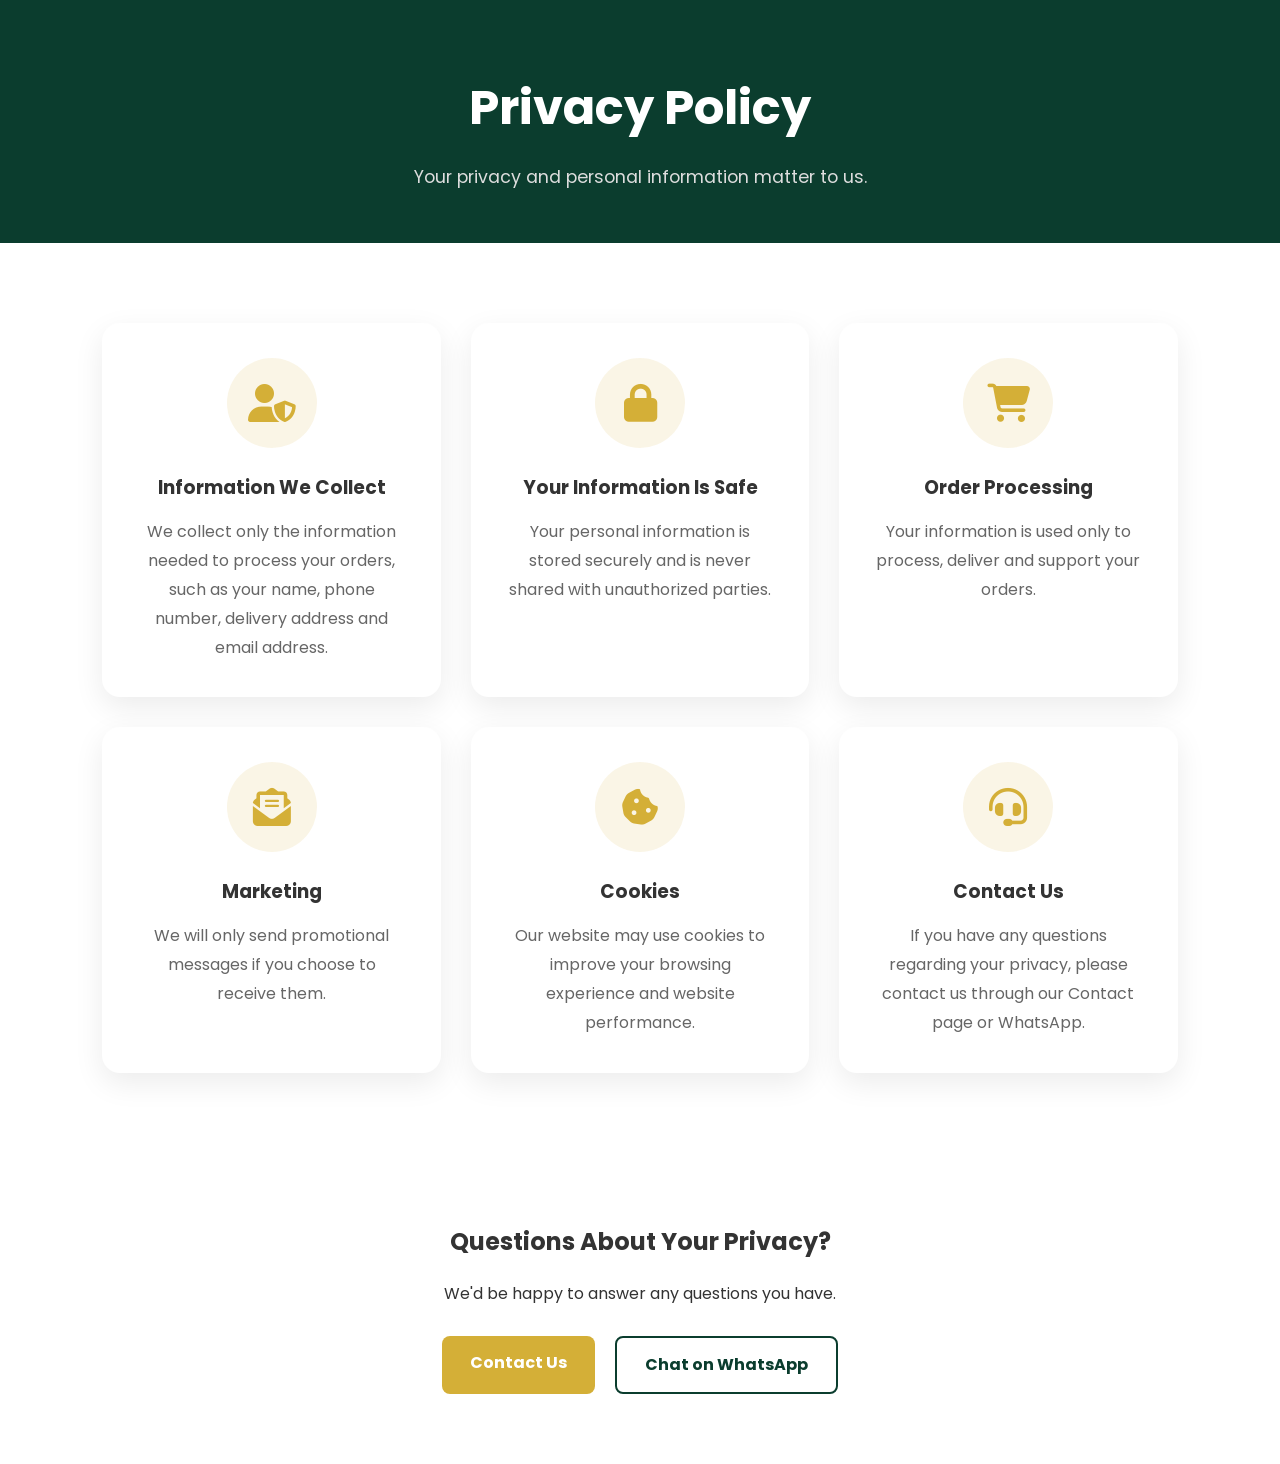
<file: privacy.html>
<!DOCTYPE html>
<html lang="en">

<head>
    <meta charset="UTF-8">
    <meta name="viewport" content="width=device-width, initial-scale=1.0">

    <title>Privacy | Deen Jalabiya Collection</title>

    <!-- Google Font -->
    <link rel="preconnect" href="https://fonts.googleapis.com">
    <link rel="preconnect" href="https://fonts.gstatic.com" crossorigin>

    <link href="https://fonts.googleapis.com/css2?family=Poppins:wght@300;400;500;600;700;800&display=swap" rel="stylesheet">

    <!-- Font Awesome -->
    <link rel="stylesheet"
          href="https://cdnjs.cloudflare.com/ajax/libs/font-awesome/6.7.2/css/all.min.css">

    <!-- Main CSS -->
    <link rel="stylesheet" href="css/styles.css">
</head>

<!-- =========================
     PAGE HEADER
========================== -->

<section class="page-header">

    <h1>Privacy Policy</h1>

    <p>

        Your privacy and personal information matter to us.

    </p>

</section>

<!-- =========================
     PRIVACY POLICY
========================== -->

<section class="delivery-section">

    <div class="delivery-container">

        <div class="delivery-card">

            <div class="delivery-icon">

                <i class="fas fa-user-shield"></i>

            </div>

            <h3>Information We Collect</h3>

            <p>

                We collect only the information needed to process
                your orders, such as your name, phone number,
                delivery address and email address.

            </p>

        </div>

        <div class="delivery-card">

            <div class="delivery-icon">

                <i class="fas fa-lock"></i>

            </div>

            <h3>Your Information Is Safe</h3>

            <p>

                Your personal information is stored securely
                and is never shared with unauthorized parties.

            </p>

        </div>

        <div class="delivery-card">

            <div class="delivery-icon">

                <i class="fas fa-cart-shopping"></i>

            </div>

            <h3>Order Processing</h3>

            <p>

                Your information is used only to process,
                deliver and support your orders.

            </p>

        </div>

        <div class="delivery-card">

            <div class="delivery-icon">

                <i class="fas fa-envelope-open-text"></i>

            </div>

            <h3>Marketing</h3>

            <p>

                We will only send promotional messages if
                you choose to receive them.

            </p>

        </div>

        <div class="delivery-card">

            <div class="delivery-icon">

                <i class="fas fa-cookie-bite"></i>

            </div>

            <h3>Cookies</h3>

            <p>

                Our website may use cookies to improve your
                browsing experience and website performance.

            </p>

        </div>

        <div class="delivery-card">

            <div class="delivery-icon">

                <i class="fas fa-headset"></i>

            </div>

            <h3>Contact Us</h3>

            <p>

                If you have any questions regarding your
                privacy, please contact us through our
                Contact page or WhatsApp.

            </p>

        </div>

    </div>

</section>

<!-- =========================
     QUESTIONS
========================== -->

<section class="delivery-contact">

    <h2>Questions About Your Privacy?</h2>

    <p>

        We'd be happy to answer any questions you have.

    </p>

    <div class="delivery-buttons">

        <a href="contact.html" class="primary-btn">

            Contact Us

        </a>

        <a href="https://wa.me/233557916822"
           target="_blank"
           class="secondary-btn">

            Chat on WhatsApp

        </a>

    </div>

</section>
</file>
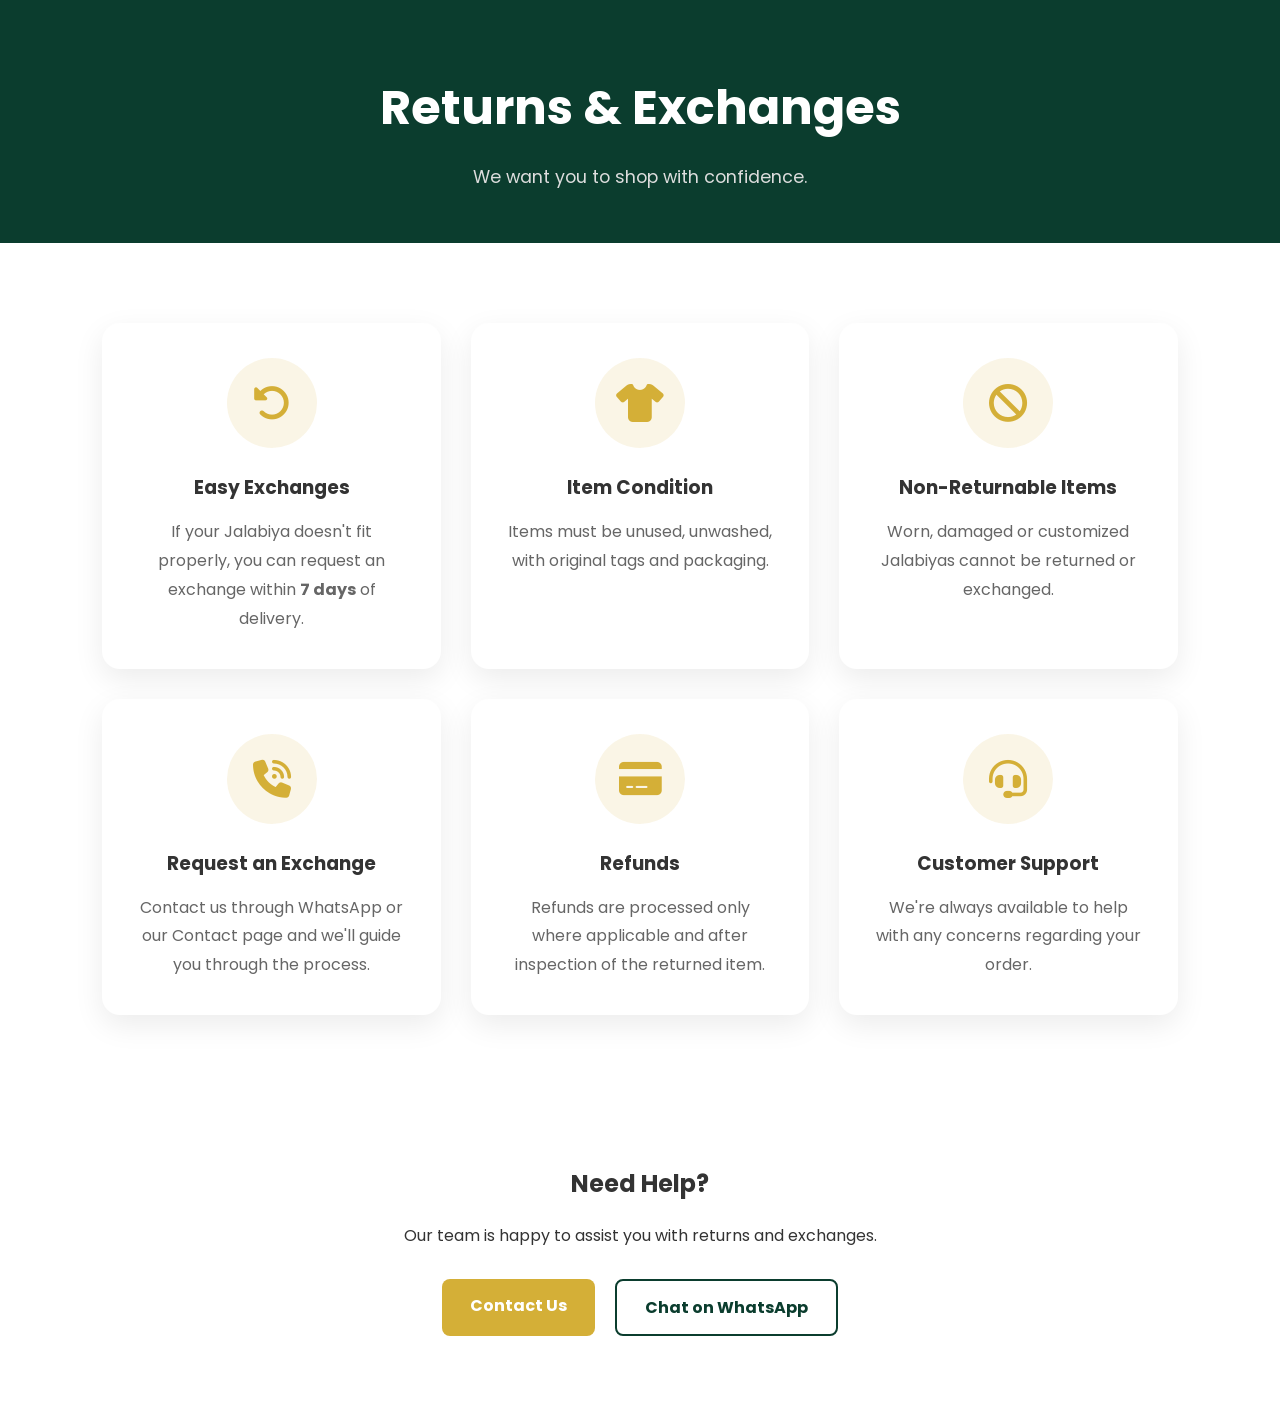
<file: returns.html>
<!DOCTYPE html>
<html lang="en">

<head>
    <meta charset="UTF-8">
    <meta name="viewport" content="width=device-width, initial-scale=1.0">

    <title>Delivery Information | Deen Jalabiya Collection</title>

    <!-- Google Font -->
    <link rel="preconnect" href="https://fonts.googleapis.com">
    <link rel="preconnect" href="https://fonts.gstatic.com" crossorigin>

    <link href="https://fonts.googleapis.com/css2?family=Poppins:wght@300;400;500;600;700;800&display=swap" rel="stylesheet">

    <!-- Font Awesome -->
    <link rel="stylesheet"
          href="https://cdnjs.cloudflare.com/ajax/libs/font-awesome/6.7.2/css/all.min.css">

    <!-- Main CSS -->
    <link rel="stylesheet" href="css/styles.css">
</head>

<!-- =========================
     PAGE HEADER
========================== -->

<section class="page-header">

    <h1>Returns & Exchanges</h1>

    <p>

        We want you to shop with confidence.

    </p>

</section>

<!-- =========================
     RETURNS POLICY
========================== -->

<section class="delivery-section">

    <div class="delivery-container">

        <div class="delivery-card">

            <div class="delivery-icon">

                <i class="fas fa-rotate-left"></i>

            </div>

            <h3>Easy Exchanges</h3>

            <p>

                If your Jalabiya doesn't fit properly,
                you can request an exchange within
                <strong>7 days</strong> of delivery.

            </p>

        </div>

        <div class="delivery-card">

            <div class="delivery-icon">

                <i class="fas fa-shirt"></i>

            </div>

            <h3>Item Condition</h3>

            <p>

                Items must be unused, unwashed,
                with original tags and packaging.

            </p>

        </div>

        <div class="delivery-card">

            <div class="delivery-icon">

                <i class="fas fa-ban"></i>

            </div>

            <h3>Non-Returnable Items</h3>

            <p>

                Worn, damaged or customized
                Jalabiyas cannot be returned
                or exchanged.

            </p>

        </div>

        <div class="delivery-card">

            <div class="delivery-icon">

                <i class="fas fa-phone-volume"></i>

            </div>

            <h3>Request an Exchange</h3>

            <p>

                Contact us through WhatsApp or our
                Contact page and we'll guide you
                through the process.

            </p>

        </div>

        <div class="delivery-card">

            <div class="delivery-icon">

                <i class="fas fa-credit-card"></i>

            </div>

            <h3>Refunds</h3>

            <p>

                Refunds are processed only where
                applicable and after inspection
                of the returned item.

            </p>

        </div>

        <div class="delivery-card">

            <div class="delivery-icon">

                <i class="fas fa-headset"></i>

            </div>

            <h3>Customer Support</h3>

            <p>

                We're always available to help
                with any concerns regarding
                your order.

            </p>

        </div>

    </div>

</section>

<!-- =========================
     NEED HELP
========================== -->

<section class="delivery-contact">

    <h2>Need Help?</h2>

    <p>

        Our team is happy to assist you with returns and exchanges.

    </p>

    <div class="delivery-buttons">

        <a href="contact.html" class="primary-btn">

            Contact Us

        </a>

        <a href="https://wa.me/233557916822"

           target="_blank"

           class="secondary-btn">

            Chat on WhatsApp

        </a>

    </div>

</section>
</file>
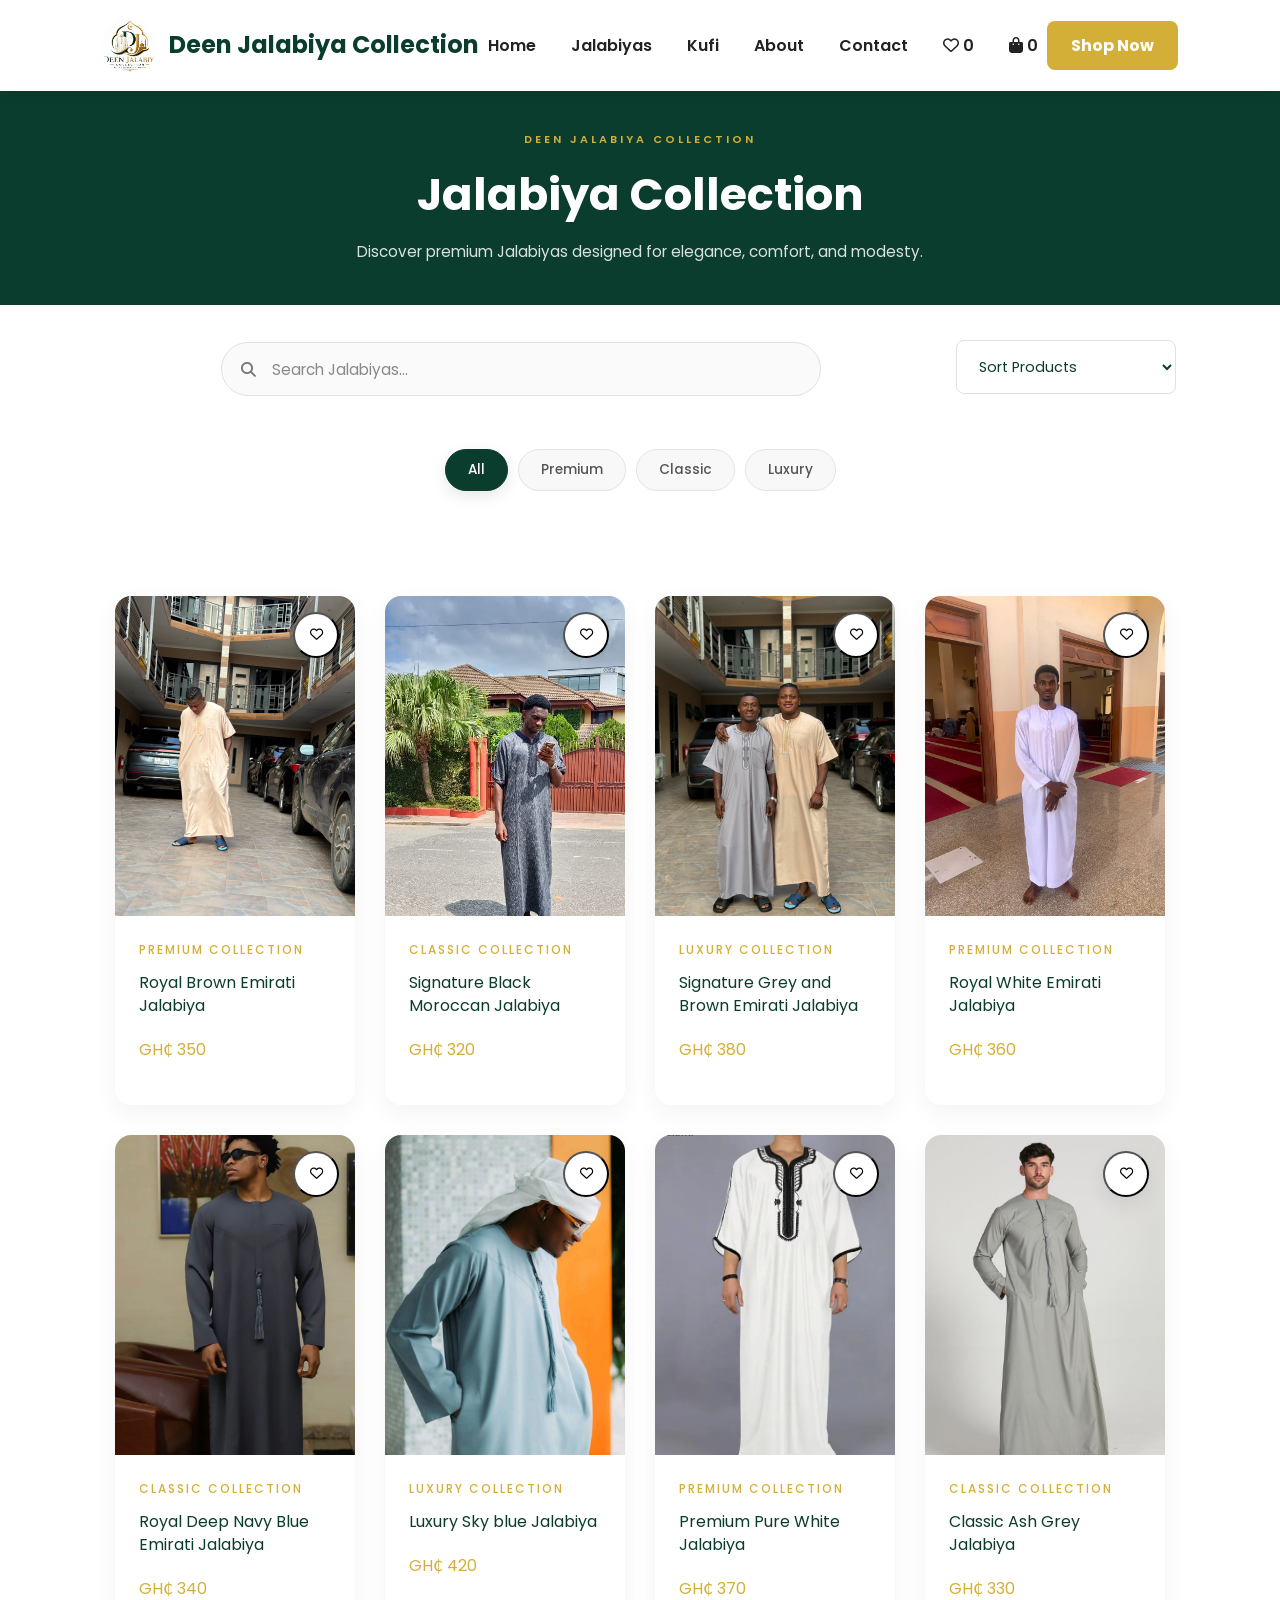
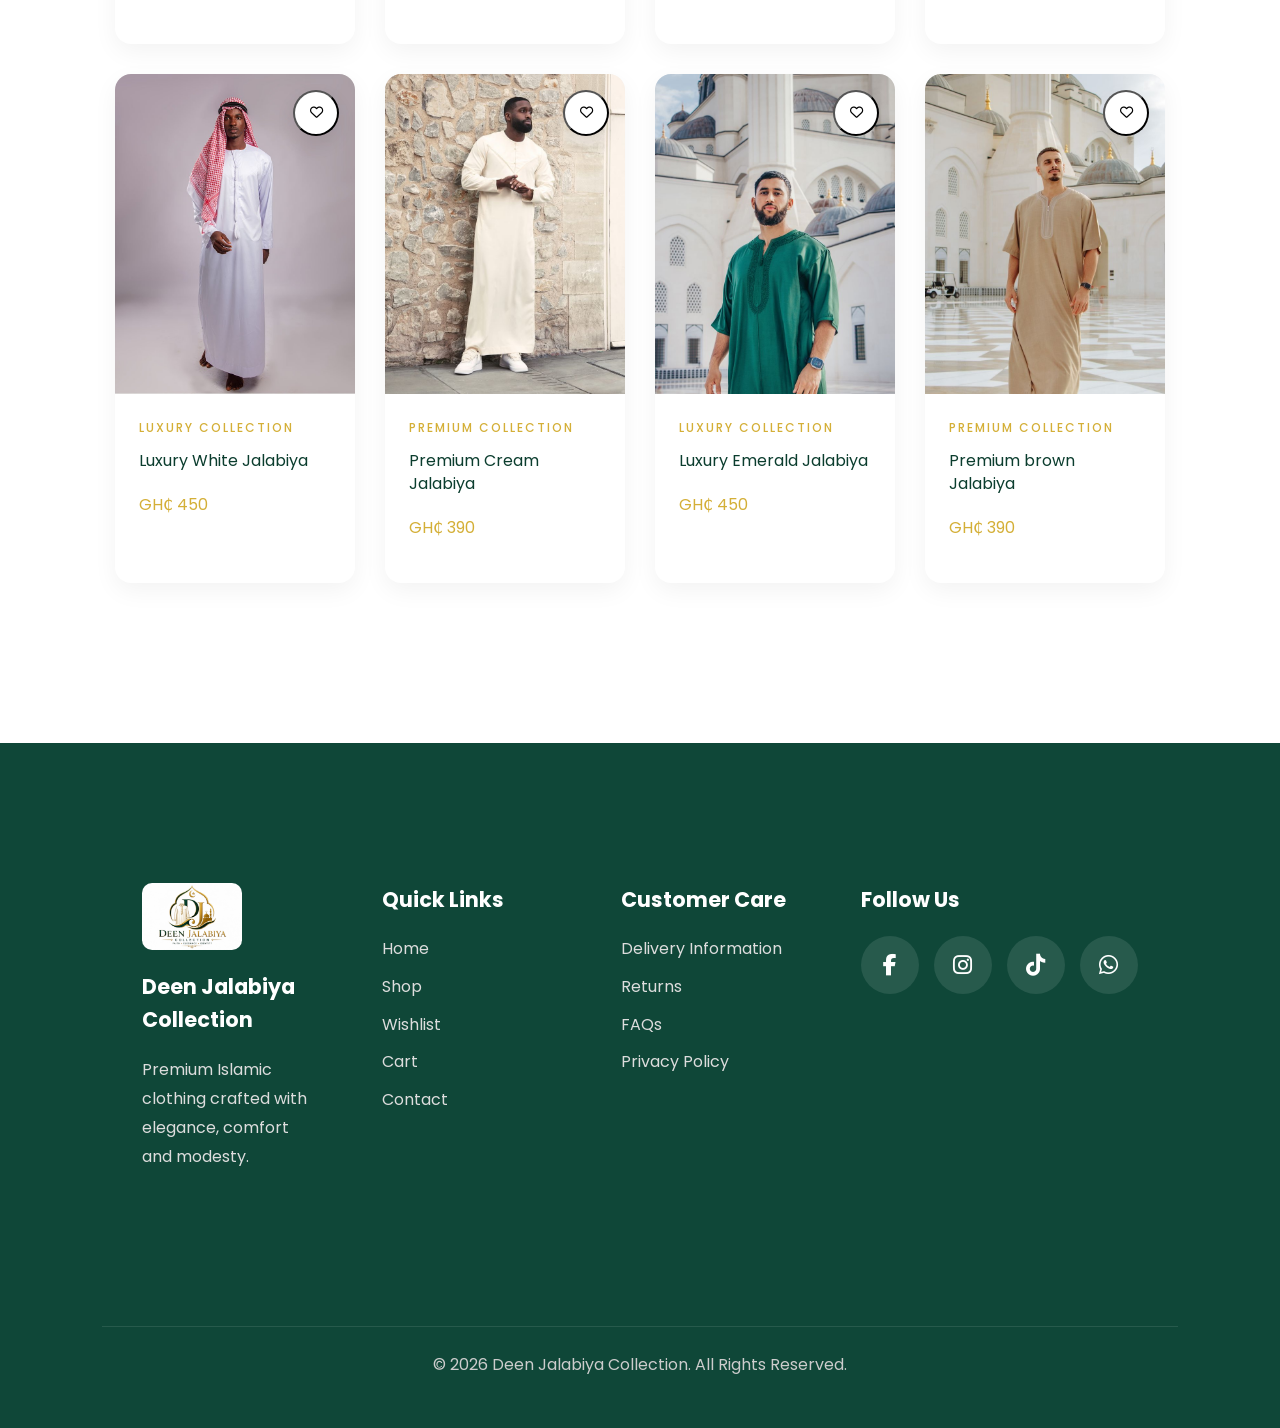
<file: shop.html>
<!DOCTYPE html>
<html lang="en">
    
<head>

    <meta charset="UTF-8">

    <meta name="viewport" content="width=device-width, initial-scale=1.0">

    <title>Shop | Deen Jalabiya Collection</title>

    <!-- Google Font -->

    <link rel="preconnect" href="https://fonts.googleapis.com">

    <link rel="preconnect" href="https://fonts.gstatic.com" crossorigin>

    <link href="https://fonts.googleapis.com/css2?family=Poppins:wght@300;400;500;600;700;800&display=swap" rel="stylesheet">

    <!-- Font Awesome -->

    <link rel="stylesheet"
    href="https://cdnjs.cloudflare.com/ajax/libs/font-awesome/6.7.2/css/all.min.css">

    <!-- Main Stylesheet -->

    <link rel="stylesheet" href="css/styles.css">

</head>

<body>

<!-- Navigation -->
 <!-- =========================
     HEADER
========================== -->

<header>

    <nav class="navbar">

        <a href="index.html" class="logo">

            <img src="images/logo.jpeg" alt="Deen Jalabiya Collection Logo">

            <h2>Deen Jalabiya Collection</h2>

        </a>

        <ul class="nav-links">

            <li>
                <a href="index.html">Home</a>
            </li>

           
            <li>
                <a href="shop.html">Jalabiyas</a>
            </li>

            <li>
                <a href="kufi.html">Kufi</a>
            </li>  

            <li>
                <a href="about.html">About</a>
            </li>

            <li>
                <a href="contact.html">Contact</a>
            </li>
<li>
<a href="wishlist.html">
<i class="fa-regular fa-heart"></i>
<span id="wishlist-count"></span>
</a>
</li>

<li>
<a href="cart.html">
<i class="fa-solid fa-bag-shopping"></i>
<span id="cart-count"></span>
</a>
</li>

        </ul>

        <a href="shop.html" class="shop-btn">
            Shop Now
        </a>

        <div class="menu-btn">

            <i class="fas fa-bars"></i>

        </div>

    </nav>

</header>

<!-- =========================
     SHOP PAGE HEADER
========================== -->

<section class="page-header shop-page-header">

<span class="section-eyebrow">
    DEEN JALABIYA COLLECTION
</span>

<h1>Jalabiya Collection</h1>

<p>
    Discover premium Jalabiyas designed for elegance,
    comfort, and modesty.
</p>

</section>


<!-- =========================
     SHOP TOOLBAR
========================== -->

<section class="shop-toolbar">

    <div class="toolbar-top">

        <div class="search-box">

            <i class="fas fa-search"></i>

            <input
                type="text"
                id="searchInput"
                placeholder="Search Jalabiyas...">

        </div>

        <div class="sort-container">

            <select id="sortProducts">

                <option value="default">Sort Products</option>

                <option value="low-high">
                    Price: Low to High
                </option>

                <option value="high-low">
                    Price: High to Low
                </option>

                <option value="name">
                    Name: A - Z
                </option>

            </select>

        </div>

    </div>

    <div class="product-filters">

        <button class="filter-btn active" data-filter="All">
            All
        </button>

        <button class="filter-btn" data-filter="Premium">
            Premium
        </button>

        <button class="filter-btn" data-filter="Classic">
            Classic
        </button>

        <button class="filter-btn" data-filter="Luxury">
            Luxury
        </button>

    </div>

</section>

<section class="shop-products"> 

  <div class="products-grid" id="products-grid">

  </div>

  

    <!-- Products will be loaded by JavaScript -->

</section>
<footer class="footer">

    <div class="footer-container">

        <div class="footer-brand">

            <img src="images/logo.jpeg"
                 alt="Deen Jalabiya Collection"
                 class="footer-logo">

            <h3>Deen Jalabiya Collection</h3>

            <p>
                Premium Islamic clothing crafted with elegance,
                comfort and modesty.
            </p>

        </div>

        <div class="footer-column">

            <h3>Quick Links</h3>

            <ul>
                <li><a href="index.html">Home</a></li>
                <li><a href="shop.html">Shop</a></li>
                <li><a href="wishlist.html">Wishlist</a></li>
                <li><a href="cart.html">Cart</a></li>
                <li><a href="contact.html">Contact</a></li>
            </ul>

        </div>

        <div class="footer-column">

            <h3>Customer Care</h3>

        <ul>
            <li><a href="delivery.html">Delivery Information</a></li>

            <li><a href="returns.html">Returns</a></li>

            <li><a href="faq.html">FAQs</a></li>

            <li><a href="privacy.html">Privacy Policy</a></li>
        </ul>

        </div>

        <div class="footer-column">

            <h3>Follow Us</h3>

            <div class="social-icons">

                <a href="http://Facebook.com/deenjalabiyacollection">
                    <i class="fab fa-facebook-f"></i>
                </a>

                <a href="https://instagram.com/deenjalabiya">
                    <i class="fab fa-instagram"></i>
                </a>

                <a href="#">
                    <i class="fab fa-tiktok"></i>
                </a>

                <a href="https://wa.me/233557916822" target="_blank">
                    <i class="fab fa-whatsapp"></i>
                </a>

            </div>

        </div>

    </div> <!-- footer-container ends here -->

    <div class="footer-bottom">

        © 2026 Deen Jalabiya Collection. All Rights Reserved.

    </div>

</footer>

<script src="https://js.paystack.co/v1/inline.js"></script>

<!-- =========================
     TOAST NOTIFICATION
========================== -->

<div id="toast" class="toast">

    <i class="fas fa-check-circle"></i>

    <span id="toast-message">

        Product added successfully!

    </span>

</div>

<script src="js/products.js"></script>
<script src="js/shop.js"></script>
<script src="js/product.js"></script>
<script src="js/cart.js"></script>
<script src="js/checkout.js"></script>
<script src="js/ui.js"></script>
<script src="js/wishlist.js"></script>
<script src="js/main.js"></script>

</body>
</html>
</file>
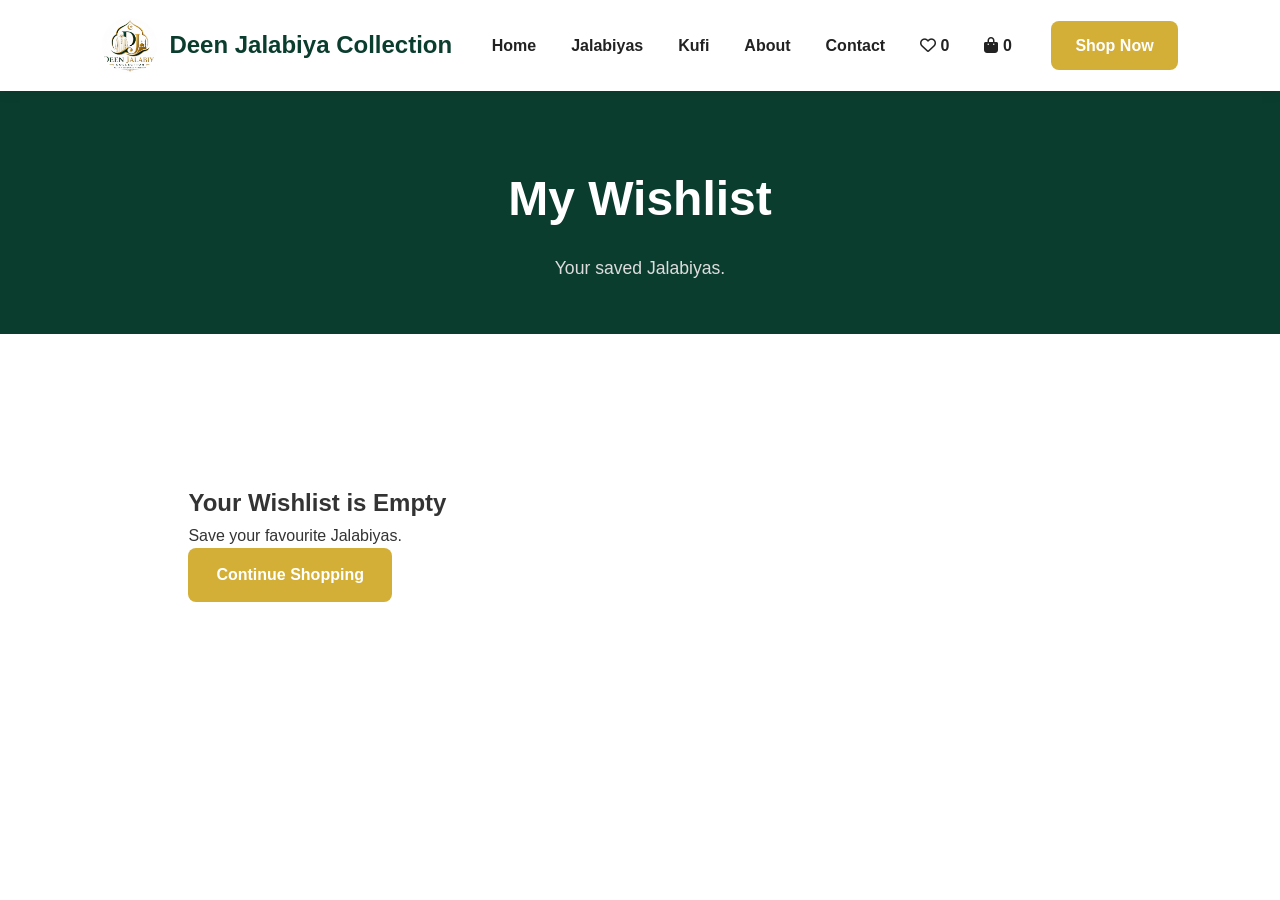
<file: wishlist.html>
<!DOCTYPE html>
<html lang="en">

<head>

    <meta charset="UTF-8">

    <meta name="viewport" content="width=device-width, initial-scale=1.0">

    <title>Wishlist | Deen Jalabiya Collection</title>

    <link rel="stylesheet" href="css/styles.css">

    <link rel="stylesheet"
    href="https://cdnjs.cloudflare.com/ajax/libs/font-awesome/6.7.2/css/all.min.css">

</head>

<body>

 <!-- =========================
     HEADER
========================== -->

<header>

    <nav class="navbar">

        <a href="index.html" class="logo">

            <img src="images/logo.jpeg" alt="Deen Jalabiya Collection Logo">

            <h2>Deen Jalabiya Collection</h2>

        </a>

        <ul class="nav-links">

            <li>
                <a href="index.html">Home</a>
            </li>

            <li>
                <a href="shop.html">Jalabiyas</a>
            </li>

            <li>
                <a href="kufi.html">Kufi</a>
            </li>  

            <li>
                <a href="about.html">About</a>
            </li>

            <li>
                <a href="contact.html">Contact</a>
            </li>
<li>
<a href="wishlist.html">
<i class="fa-regular fa-heart"></i>
<span id="wishlist-count"></span>
</a>
</li>

<li>
<a href="cart.html">
<i class="fa-solid fa-bag-shopping"></i>
<span id="cart-count"></span>
</a>
</li>

        </ul>

        <a href="shop.html" class="shop-btn">
            Shop Now
        </a>

        <div class="menu-btn">

            <i class="fas fa-bars"></i>

        </div>

    </nav>

</header>

<section class="page-header">

    <h1>My Wishlist</h1>

    <p>Your saved Jalabiyas.</p>

</section>

<!-- WISHLIST -->

<section class="wishlist-section">

    <div class="wishlist-container" id="wishlist-container">

        <!-- Loaded by JavaScript -->

    </div>

</section>
<script src="js/products.js"></script>
<script src="js/shop.js"></script>
<script src="js/product.js"></script>
<script src="js/cart.js"></script>
<script src="js/checkout.js"></script>
<script src="js/ui.js"></script>
<script src="js/wishlist.js"></script>
<script src="js/main.js"></script>


</body>

</html>
</file>
<file: css/styles.css>
/*=========================================
    DEEN JALABIYA COLLECTION
    Main stylesheet
==========================================*/


/*=========================================
    RESET
==========================================*/

*{
    margin:0;
    padding:0;
    box-sizing:border-box;
}

/*=========================================
    GLOBAL CONTAINER
==========================================*/

.container{

    width:min(1200px,92%);

    margin:0 auto;

}

/*=========================================
    ROOT VARIABLES
==========================================*/

:root{

    --primary:#0B3D2E;

    --secondary:#D4AF37;

    --dark:#222;

    --light:#ffffff;

    --grey:#666;

    --background:#F8F6F2;

    --shadow:0 10px 25px rgba(0,0,0,.08);

}


/*=========================================
    GLOBAL
==========================================*/

html{
    scroll-behavior:smooth;
}

body{
    font-family:"Poppins", sans-serif;
    background:#fff;
    color:#333;
    line-height:1.6;
}

img{

    max-width:100%;

    display:block;

}

a{

    text-decoration:none;

}

ul{

    list-style:none;

}

section{

    padding:80px 8%;

}


/*=========================================
    BUTTONS
==========================================*/

.primary-btn{

    display:inline-block;

    background:var(--secondary);

    color:white;

    padding:14px 28px;

    border-radius:8px;

    font-weight:bold;

    transition:.3s;

}

.primary-btn:hover{

    background:var(--primary);

}


.secondary-btn{

    display:inline-block;

    padding:14px 28px;

    border:2px solid var(--primary);

    color:var(--primary);

    border-radius:8px;

    font-weight:bold;

    transition:.3s;

}

.secondary-btn:hover{

    background:var(--primary);

    color:white;

}
/*=========================================
    NAVBAR
==========================================*/

.navbar{

    display:flex;

    justify-content:space-between;

    align-items:center;

    padding:18px 8%;

    background:var(--light);

    position:sticky;

    top:0;

    z-index:1000;

    box-shadow:0 2px 12px rgba(0,0,0,.08);

}

.logo{

    display:flex;

    align-items:center;

    gap:12px;

}

.logo img{

    width:55px;

    height:55px;

    border-radius:50%;

    object-fit:cover;

}

.logo h2{

    font-size:1.5rem;

    color:var(--primary);

}

.nav-links{

    display:flex;

    align-items:center;

    gap:35px;

}

.nav-links a{

    color:var(--dark);

    font-weight:600;

    transition:.3s;

}

.nav-links a:hover{

    color:var(--secondary);

}

.shop-btn{

    background:var(--secondary);

    color:white;

    padding:12px 24px;

    border-radius:8px;

    font-weight:bold;

    transition:.3s;

}

.shop-btn:hover{

    background:var(--primary);

}
.menu-btn{

    display:none;

    font-size:26px;

    cursor:pointer;

    color:#0B3D2E;

}
/*=========================================
    NAVBAR RESPONSIVE
==========================================*/
@media (max-width:768px){

    .nav-links{

        display:flex;

        position:absolute;

        top:80px;

        left:0;

        width:100%;

        background:#fff;

        flex-direction:column;

        align-items:center;

        gap:25px;

        padding:30px 0;

        box-shadow:0 10px 20px rgba(0,0,0,.08);

        transform:translateY(-20px);

        opacity:0;

        visibility:hidden;

        transition:all .35s ease;

    }

    .nav-links.active{

        transform:translateY(0);

        opacity:1;

        visibility:visible;

    }

    .shop-btn{

        display:none;

    }

    .menu-btn{

        display:block;

    }

    .logo h2{

        font-size:1.1rem;

    }

    .logo img{

        width:45px;

        height:45px;

    }

    .navbar{

        padding:15px 20px;

    }


}

/* =========================================
   SCROLL REVEAL NAVBAR
========================================= */

header {
    position: sticky;
    top: 0;
    z-index: 1000;
    transition: transform 0.35s ease;
}

/* Hide navbar when scrolling down */
header.navbar-hidden {
    transform: translateY(-100%);
}

/* Keep navbar visible */
header.navbar-visible {
    transform: translateY(0);
}

/* =========================================
   PREMIUM HOME HERO
========================================= */

.hero {
    position: relative;
    height: 500px;
    overflow: hidden;
    display: flex;
    align-items: center;
    isolation: isolate;
    background: #111827;
}

/* Hero image */
.hero-image {
    position: absolute;
    inset: 0;
    z-index: -2;
    overflow: hidden;
}

.hero-image img {
    width: 100%;
    height: 100%;
    object-fit: cover;
    object-position: center 35%;
    animation: heroZoom 12s ease-in-out infinite alternate;
}

/* Elegant dark overlay */
.hero::after {
    content: "";
    position: absolute;
    inset: 0;
    z-index: -1;

    background:
        linear-gradient(
            90deg,
            rgba(0, 0, 0, 0.78) 0%,
            rgba(0, 0, 0, 0.60) 38%,
            rgba(0, 0, 0, 0.25) 72%,
            rgba(0, 0, 0, 0.10) 100%
        );
}

/* Hero content */
.hero-content {
    width: min(1200px, 90%);
    margin: 0 auto;
    padding: 60px 0;
    color: #fff;
    position: relative;
    z-index: 2;
}

/* Small premium label */
.hero-content::before {
    content: "DEEN JALABIYA COLLECTION";

    display: block;
    margin-bottom: 18px;

    font-family: "Poppins", sans-serif;
    font-size: 12px;
    font-weight: 600;
    letter-spacing: 3px;

    color: #d4af37;
}

/* Main heading */
.hero-content h1 {
    max-width: 760px;

    margin: 0 0 22px;

    font-family: "Playfair Display", serif;
    font-size: clamp(42px, 6vw, 78px);
    line-height: 1.08;
    font-weight: 700;
    letter-spacing: -1px;

    color: #fff;

    animation: heroTextIn 1s ease forwards;
}

/* Description */
.hero-content p {
    max-width: 620px;

    margin: 0 0 35px;

    font-family: "Poppins", sans-serif;
    font-size: 17px;
    line-height: 1.8;
    font-weight: 300;

    color: rgba(255, 255, 255, 0.88);

    animation: heroTextIn 1s ease 0.15s both;
}

/* Buttons */
.hero-buttons {
    display: flex;
    align-items: center;
    gap: 15px;

    animation: heroTextIn 1s ease 0.3s both;
}

.hero-buttons .primary-btn,
.hero-buttons .secondary-btn {
    min-width: 175px;
    padding: 14px 28px;

    text-align: center;
    text-decoration: none;

    transition:
        transform 0.3s ease,
        box-shadow 0.3s ease,
        background 0.3s ease;
}

.hero-buttons .primary-btn {
    background: #d4af37;
    color: #111827;
    border: 1px solid #d4af37;
}

.hero-buttons .primary-btn:hover {
    transform: translateY(-3px);
    box-shadow: 0 12px 30px rgba(212, 175, 55, 0.30);
}

.hero-buttons .secondary-btn {
    color: #fff;
    border: 1px solid rgba(255, 255, 255, 0.65);
    background: rgba(255, 255, 255, 0.06);
    backdrop-filter: blur(8px);
}

.hero-buttons .secondary-btn:hover {
    transform: translateY(-3px);
    background: rgba(255, 255, 255, 0.14);
}

/* Image zoom */
@keyframes heroZoom {

    from {
        transform: scale(1);
    }

    to {
        transform: scale(1.04);
    }

}

/* Text entrance */
@keyframes heroTextIn {

    from {
        opacity: 0;
        transform: translateY(25px);
    }

    to {
        opacity: 1;
        transform: translateY(0);
    }

}

/* =========================================
   MOBILE
========================================= */

@media (max-width: 768px) {

    .hero {
        height: 620px;
    }

    .hero-content {
        width: 88%;
        padding: 50px 0;
    }

    .hero-content h1 {
        font-size: clamp(38px, 11vw, 55px);
        letter-spacing: -0.5px;
    }

    .hero-content p {
        font-size: 15px;
        line-height: 1.7;
    }

    .hero-buttons {
        flex-direction: column;
        align-items: stretch;
        width: 100%;
        max-width: 280px;
    }

    .hero-buttons .primary-btn,
    .hero-buttons .secondary-btn {
        width: 100%;
    }

}

/* =========================================
   HERO IMAGE SLIDER
========================================= */

.hero-image {
    overflow: hidden;
}

.hero-image img {
    width: 100%;
    height: 100%;
    object-fit: cover;
    display: block;
    transition: opacity 0.6s ease;
}

/*=========================================
    SECTION TITLE
==========================================*/

.section-title{

    text-align:center;

    margin-bottom:0 0 15px;

}

.section-title h2{

    font-size:2.4rem;

    color:var(--primary);

    margin-bottom:15px;

}

.section-title p{

    color:var(--grey);

    font-size:1.1rem;

}/*=========================================
    FEATURED PRODUCTS
==========================================*/

.featured{

    background:white;

}

.featured-grid{

    display:grid;

    grid-template-columns:repeat(4,1fr);

    gap:30px;

}
/* =========================
    SHOP PRODUCT CARD
========================= */

.shop-product-card{

    background:#fff;
    border-radius:16px;
    overflow:hidden;
    transition:.35s ease;
    box-shadow:0 8px 25px rgba(0,0,0,.05);
}

.shop-product-image{
    position: relative;
    width:100%;
    height:320px;
    overflow:hidden;
    background:#f8f8f8;
}

.shop-product-image img{
    width:100%;
    height:100%;
    object-position:center 15%;
    object-fit:cover;
    display:block;
}

.shop-product-card:hover{
    transform:translateY(-8px);
}

.shop-product-content{
    padding:24px;
    display:flex;
    flex-direction:column;
    flex:1;
}

.shop-product-category{
    display:block;
    font-size:12px;
    text-transform:uppercase;
    letter-spacing:2px;
    color:var(--secondary);
    font-weight:500;
    margin-bottom:12px;
}

.shop-product-title{
    font-size:1rem;
    font-weight:400;
    line-height:1.45;
    color:var(--primary);
    margin-bottom:20px;
}

.shop-product-price{
    font-size:1rem;
    font-weight:400;
    color:var(--secondary);
    margin-bottom:18px;
}

.shop-quick-view-btn{
    width:100%;
    height:55px;
    border:none;
    background:var(--secondary);
    color:#fff;
    font-size:16px;
    font-weight:600;
    cursor:pointer;
    transition:.3s;
    margin-top:auto;
}

.shop-quick-view-btn:hover{
    background:var(--primary);
}

.shop-wishlist-btn{

    position:absolute;

    top:16px;

    right:16px;

    width:46px;

    height:46px;

    border-radius:50%;

    background:#fff;

    box-shadow:0 8px 20px rgba(0,0,0,.08);

}

/* ==========================
   SHOP PRODUCT IMAGE OVERLAY
========================== */
.shop-product-image{
    position: relative;
    overflow: hidden;
}

.shop-product-overlay{
    position: absolute;
    left: 0;
    bottom: 0;
    width: 100%;
    transform: translateY(100%);
    transition: .35s ease;
    background: rgba(11,61,46,.92);
}

.shop-product-card:hover .shop-product-overlay{
    transform: translateY(0);
}

.shop-product-overlay button{
    width:100%;
    height:55px;
    border:none;
    background:transparent;
    color:#fff;
    font-size:15px;
    font-weight:600;
    cursor:pointer;
}

/*=========================================
    FEATURED BUTTON
==========================================*/

.featured-btn{

    grid-column:1/-1;

    text-align:center;

    margin-top:20px;

}
/*=========================================
    FEATURED RESPONSIVE
==========================================*/

@media(max-width:992px){

.featured-grid{

grid-template-columns:repeat(2,1fr);

}

}

@media(max-width:600px){

.featured-grid{

grid-template-columns:1fr;

}

}

/*=========================================
        HOME FEATURED COLLECTION
=========================================*/

.featured{

    padding:100px 8%;
    background:#fff;

}

.featured-grid{

    display:grid;
    grid-template-columns:repeat(auto-fit,minmax(240px,1fr));
    gap:30px;
    margin-top:50px;

}

.featured-card{

    background:#fff;
    border-radius:16px;
    overflow:hidden;
    transition:.35s ease;
    box-shadow:0 8px 25px rgba(0,0,0,.05);

}

.featured-card:hover{

    transform:translateY(-8px);
    box-shadow:0 20px 40px rgba(0,0,0,.10);

}

.featured-card img{

    width:90%;
    height:320px;
    object-fit:cover;
    transition:.4s ease;

}

.featured-card:hover img{
    transform:scale(1.05);
}

.featured-content{

    padding:22px;

}

.featured-category{

    display:block;
    font-size:12px;
    font-weight:500;
    letter-spacing:2px;
    text-transform:uppercase;
    color:var(--secondary);
    margin-bottom:12px;

}

.featured-content h3{

    font-size:1rem;
    font-weight:400;
    color:var(--primary);
    line-height:1.4;
    margin-bottom:15px;

}

.featured-price{

    font-size:1rem;
    font-weight:400;
    color:var(--secondary);
    margin-bottom:18px;

}

.featured-card .primary-btn{

    width:100%;
    display:flex;
    justify-content:center;
    align-items:center;
    text-decoration:none;

}

.featured-btn{

    text-align:center;
    margin-top:60px;

}

.featured-card .primary-btn{

    padding:14px 24px;
    font-size:.95rem;
    border-radius:8px;

}

/* ==========================
   HOME FEATURED IMAGE
========================== */

.featured-image{
    position:relative;
    overflow:hidden;
}

.featured-image img{
    width:100%;
    display:block;
    transition:.4s ease;
}

.featured-card:hover .featured-image img{
    transform:scale(1.05);
}

/* ==========================
   HOME FEATURED OVERLAY
========================== */

.featured-overlay{

    position:absolute;

    left:0;

    bottom:0;

    width:100%;

    background:rgba(11,61,46,.92);

    transform:translateY(100%);

    transition:.35s ease;

}

.featured-card:hover .featured-overlay{

    transform:translateY(0);

}

.featured-overlay a{

    display:flex;

    justify-content:center;

    align-items:center;

    width:100%;

    height:55px;

    color:#fff;

    text-decoration:none;

    font-weight:600;

    font-size:15px;

}

/* =========================================
   SHOP BY COLLECTION
========================================= */

.collections-section {
    padding: 110px 8%;
    background: #f8f7f3;
}


/* =========================================
   SECTION HEADING
========================================= */

.collections-title {
    max-width: 700px;
    margin: 0 auto 55px;
    text-align: center;
}

.section-eyebrow {
    display: block;
    margin-bottom: 14px;
    color: var(--secondary);
    font-size: 12px;
    font-weight: 600;
    letter-spacing: 3px;
    text-transform: uppercase;
}

.collections-title h2 {
    margin-bottom: 15px;
}

.collections-title p {
    max-width: 600px;
    margin: 0 auto;
    line-height: 1.8;
    color: #666;
}


/* =========================================
   COLLECTION GRID
========================================= */

.collections-grid {
    display: grid;
    grid-template-columns: repeat(3, 1fr);
    gap: 28px;
    max-width: 1400px;
    margin: 0 auto;
}


/* =========================================
   COLLECTION CARD
========================================= */

.collection-card {
    position: relative;
    display: block;
    background: #fff;
    color: inherit;
    text-decoration: none;
    overflow: hidden;
    border-radius: 4px;

    box-shadow: 0 10px 35px rgba(0, 0, 0, 0.06);

    transition:
        transform 0.4s ease,
        box-shadow 0.4s ease;
}

.collection-card:hover {
    transform: translateY(-8px);
    box-shadow: 0 20px 50px rgba(0, 0, 0, 0.12);
}


/* =========================================
   COLLECTION IMAGE
========================================= */

.collection-image {
    height: 430px;
    overflow: hidden;
}

.collection-image img {
    width: 100%;
    height: 100%;
    object-fit: cover;
    display: block;

    transition: transform 0.7s ease;
}

.collection-card:hover .collection-image img {
    transform: scale(1.06);
}


/* =========================================
   COLLECTION CONTENT
========================================= */

.collection-content {
    padding: 30px;
    background: #fff;
}

.collection-content > span {
    display: block;
    margin-bottom: 10px;

    color: var(--secondary);

    font-size: 12px;
    font-weight: 600;
    letter-spacing: 2px;
}

.collection-content h3 {
    margin: 0 0 12px;

    color: var(--primary);

    font-family: Georgia, serif;
    font-size: 1.55rem;
    font-weight: 500;
}

.collection-content p {
    margin: 0 0 22px;

    color: #666;

    font-size: 0.92rem;
    line-height: 1.7;
}


/* =========================================
   EXPLORE LINK
========================================= */

.collection-content strong {
    display: inline-flex;
    align-items: center;
    gap: 10px;

    color: var(--primary);

    font-size: 0.9rem;
    font-weight: 600;

    transition: 0.3s ease;
}

.collection-content strong i {
    transition: transform 0.3s ease;
}

.collection-card:hover .collection-content strong i {
    transform: translateX(6px);
}


/* =========================================
   TABLET
========================================= */

@media (max-width: 1000px) {

    .collections-grid {
        grid-template-columns: repeat(2, 1fr);
    }

}


/* =========================================
   MOBILE
========================================= */

@media (max-width: 650px) {

    .collections-section {
        padding: 75px 5%;
    }

    .collections-grid {
        grid-template-columns: 1fr;
        gap: 22px;
    }

    .collection-image {
        height: 380px;
    }

    .collection-content {
        padding: 25px;
    }

    .collection-content h3 {
        font-size: 1.4rem;
    }

}

/* =========================================
BRAND / ABOUT SECTION
========================================= */

.brand-section {
padding: 120px 8%;
background: #ffffff;
}

.brand-container {
max-width: 1400px;
margin: 0 auto;


display: grid;
grid-template-columns: 1fr 1fr;

gap: 80px;

align-items: center;


}

/* =========================================
BRAND IMAGE
========================================= */

.brand-image {
position: relative;
height: 620px;
overflow: hidden;
}

.brand-image::after {
content: "";
position: absolute;


top: 20px;
left: 20px;
right: -20px;
bottom: -20px;

border: 1px solid var(--secondary);

pointer-events: none;

z-index: 0;

}

.brand-image img {
position: relative;


width: 100%;
height: 100%;

object-fit: cover;

display: block;

z-index: 1;


}

/* =========================================
BRAND CONTENT
========================================= */

.brand-content {
max-width: 600px;
}

.brand-eyebrow {
display: block;


margin-bottom: 18px;

color: var(--secondary);

font-size: 12px;
font-weight: 600;

letter-spacing: 3px;

text-transform: uppercase;


}

.brand-content h2 {
margin: 0 0 25px;


color: var(--primary);

font-family: Georgia, serif;

font-size: clamp(2.3rem, 4vw, 4rem);

font-weight: 500;

line-height: 1.1;


}

.brand-content p {
margin-bottom: 18px;


color: #666;

font-size: 0.95rem;

line-height: 1.9;


}

.brand-content .brand-intro {
color: var(--primary);


font-size: 1.08rem;

line-height: 1.8;


}

/* =========================================
BRAND VALUES
========================================= */

.brand-values {
display: grid;


grid-template-columns: repeat(3, 1fr);

gap: 20px;

margin: 35px 0;


}

.brand-value {
display: flex;


flex-direction: column;

gap: 12px;

padding-right: 15px;


}

.brand-value i {
color: var(--secondary);


font-size: 20px;


}

.brand-value h4 {
margin: 0 0 5px;


color: var(--primary);

font-size: 0.95rem;

font-weight: 600;


}

.brand-value span {
color: #777;


font-size: 0.78rem;

line-height: 1.5;


}

/* =========================================
BRAND BUTTON
========================================= */

.brand-btn {
display: inline-flex;


align-items: center;

gap: 12px;

color: var(--primary);

text-decoration: none;

font-size: 0.9rem;

font-weight: 600;

border-bottom: 1px solid var(--secondary);

padding-bottom: 8px;

transition: 0.3s ease;


}

.brand-btn i {
transition: transform 0.3s ease;
}

.brand-btn:hover {
color: var(--secondary);
}

.brand-btn:hover i {
transform: translateX(6px);
}

/* =========================================
BRAND RESPONSIVE
========================================= */

@media (max-width: 900px) {


.brand-section {
    padding: 90px 6%;
}

.brand-container {
    grid-template-columns: 1fr;

    gap: 60px;
}

.brand-image {
    height: 550px;
}

.brand-content {
    max-width: 100%;
}

}

@media (max-width: 600px) {


.brand-section {
    padding: 75px 5%;
}

.brand-image {
    height: 430px;
}

.brand-image::after {
    top: 12px;
    left: 12px;
    right: -12px;
    bottom: -12px;
}

.brand-content h2 {
    font-size: 2.3rem;
}

.brand-values {
    grid-template-columns: 1fr;

    gap: 25px;
}

.brand-value {
    flex-direction: row;

    align-items: flex-start;

    gap: 15px;
}

}

/* =========================================
WHY CHOOSE DEEN
========================================= */

.why-deen {
padding: 110px 8%;
background: #f8f7f3;
}

/* =========================================
SECTION TITLE
========================================= */

.why-deen-title {
max-width: 700px;
margin: 0 auto 60px;
text-align: center;
}

.why-deen-title h2 {
margin-bottom: 15px;
}

.why-deen-title p {
max-width: 600px;
margin: 0 auto;
color: #666;
line-height: 1.8;
}

/* =========================================
WHY DEEN GRID
========================================= */

.why-deen-grid {
max-width: 1250px;
margin: 0 auto;


display: grid;
grid-template-columns: repeat(4, 1fr);

gap: 25px;


}

/* =========================================
WHY DEEN CARD
========================================= */

.why-deen-card {
padding: 38px 28px;


background: #ffffff;

text-align: center;

border: 1px solid rgba(11, 61, 46, 0.08);

transition:
    transform 0.35s ease,
    box-shadow 0.35s ease;


}

.why-deen-card:hover {
transform: translateY(-7px);


box-shadow:
    0 18px 40px rgba(0, 0, 0, 0.08);


}

/* =========================================
ICON
========================================= */

.why-deen-icon {
width: 62px;
height: 62px;


margin: 0 auto 22px;

display: flex;
align-items: center;
justify-content: center;

border-radius: 50%;

background: rgba(11, 61, 46, 0.07);

color: var(--secondary);

font-size: 20px;


}

/* =========================================
CARD TEXT
========================================= */

.why-deen-card h3 {
margin-bottom: 12px;


color: var(--primary);

font-family: Georgia, serif;

font-size: 1.25rem;

font-weight: 500;


}

.why-deen-card p {
margin: 0;


color: #707070;

font-size: 0.88rem;

line-height: 1.75;


}

/* =========================================
TABLET
========================================= */

@media (max-width: 1000px) {


.why-deen-grid {
    grid-template-columns: repeat(2, 1fr);

}

}

/* =========================================
MOBILE
========================================= */

@media (max-width: 600px) {


.why-deen {
    padding: 80px 5%;
}

.why-deen-title {
    margin-bottom: 45px;
}

.why-deen-grid {
    grid-template-columns: 1fr;
    gap: 18px;
}

.why-deen-card {
    padding: 32px 25px;
}


}


/*=========================================
    ABOUT
==========================================*/

.about{

    background:var(--light);

}

.about-container{

    display:flex;

    align-items:center;

    justify-content:space-between;

    gap:60px;

}

.about-image{

    flex:1;

}

.about-image img{

    width:100%;

    border-radius:20px;

    box-shadow:var(--shadow);

}

.about-content{

    flex:1;

}

.about-content h2{

    font-size:2.5rem;

    color:var(--primary);

    margin-bottom:20px;

}

.about-content p{

    color:var(--grey);

    margin-bottom:20px;

    line-height:1.8;

}/*=========================================
    VALUES
==========================================*/

.values{

    display:grid;

    grid-template-columns:repeat(3,1fr);

    gap:30px;

    margin-top:60px;

}

.value-card{

    background:white;

    padding:35px;

    text-align:center;

    border-radius:15px;

    box-shadow:var(--shadow);

    transition:.35s;

}

.value-card:hover{

    transform:translateY(-8px);

}

.value-card i{

    font-size:2.5rem;

    color:var(--secondary);

    margin-bottom:20px;

}

.value-card h3{

    margin-bottom:15px;

    color:var(--primary);

}

.value-card p{

    color:var(--grey);

}/*=========================================
    ABOUT RESPONSIVE
==========================================*/

@media(max-width:992px){

.about-container{

flex-direction:column;

text-align:center;

}

.values{

grid-template-columns:1fr;

}

}/*=========================================
    ABOUT RESPONSIVE
==========================================*/

@media(max-width:992px){

.about-container{

flex-direction:column;

text-align:center;

}

.values{

grid-template-columns:1fr;

}

}/*=========================================
    CONTACT
==========================================*/

.contact{

    background:var(--background);

}

.contact-container{

    display:flex;

    justify-content:space-between;

    gap:50px;

    align-items:flex-start;

}

.contact-info{

    flex:1;

}

.contact-info h2{

    font-size:2.5rem;

    color:var(--primary);

    margin-bottom:20px;

}

.contact-info p{

    color:var(--grey);

    margin-bottom:15px;

}

.contact-item{

    display:flex;

    align-items:center;

    gap:15px;

    margin-bottom:25px;

}

.contact-item i{

    width:55px;

    height:55px;

    background:var(--secondary);

    color:white;

    border-radius:50%;

    display:flex;

    align-items:center;

    justify-content:center;

    font-size:20px;

}
/*=========================================
    CONTACT FORM
==========================================*/

.contact-form{

    flex:1;

    background:white;

    padding:40px;

    border-radius:15px;

    box-shadow:var(--shadow);

}

.contact-form form{

    display:flex;

    flex-direction:column;

}

.contact-form input,

.contact-form textarea{

    width:100%;

    padding:15px;

    margin-bottom:20px;

    border:1px solid #ddd;

    border-radius:8px;

    font-family:inherit;

    font-size:16px;

    outline:none;

    transition:.3s;

}

.contact-form input:focus,

.contact-form textarea:focus{

    border-color:var(--secondary);

}

.contact-form textarea{

    resize:none;

    height:180px;

}

.contact-form button{

    border:none;

    cursor:pointer;

}
/*=========================================
    CONTACT RESPONSIVE
==========================================*/

@media(max-width:992px){

.contact-container{

flex-direction:column;

}

.contact-info{

text-align:center;

}

.contact-item{

justify-content:center;

}

}
/*=========================================
    FOOTER
==========================================*/

.footer{

    background:var(--primary);

    color:var(--light);

    padding:70px 8% 25px;

}

.footer-container{

    display:grid;

    grid-template-columns:2fr 1fr 1.2fr 1fr;

    gap:40px;

    align-items:start;
}

.footer h3{

    margin-bottom:20px;

    font-size:1.3rem;

}

.footer p{

    color:#ddd;

    margin-bottom:15px;

    line-height:1.8;

}

.footer-links ul{

    display:flex;

    flex-direction:column;

    gap:12px;

}

.footer-links a{

    color:#ddd;

    transition:.3s;

}

.footer-links a:hover{

    color:var(--secondary);

    padding-left:6px;

}/*=========================================
    FOOTER SOCIAL
==========================================*/

.social-icons{

    display:flex;

    gap:15px;

    margin-top:15px;

}

.social-icons a{

    width:58px;

    height:58px;

    display:flex;

    align-items:center;

    flex-wrap:wrap;

    justify-content:center;

    background:rgba(255,255,255,.1);

    color:white;

    border-radius:50%;

    transition:.3s;

    font-size:22px;

}

.social-icons a:hover{

    background:var(--secondary);

    transform:translateY(-5px);

}/*=========================================
    FOOTER COPYRIGHT
==========================================*/

.footer-bottom{

    text-align:center;

    margin-top:50px;

    padding-top:25px;

    border-top:1px solid rgba(255,255,255,.15);

}

.footer-bottom p{

    margin:0;

    color:#ccc;

}/*=========================================
    FOOTER COPYRIGHT
==========================================*/

.footer-bottom{

    text-align:center;

    margin-top:50px;

    padding-top:25px;

    border-top:1px solid rgba(255,255,255,.15);

}

.footer-bottom p{

    margin:0;

    color:#ccc;

}
/*=========================================
    SHOP PAGE
==========================================*/

.shop{

    background:var(--background);

}

.page-header{

    background:var(--primary);

    color:var(--light);

    text-align:center;

    padding:70px 20px 50px;

}

.page-header h1{

    font-size:3rem;

    margin-bottom:15px;

}

.page-header p{

    max-width:650px;

    margin:auto;

    color:#ddd;

    font-size:1.1rem;

    line-height:1.8;

}
/*=========================================
    PRODUCTS GRID
==========================================*/

.products-grid{
    display:grid;

    grid-template-columns:repeat(auto-fill,minmax(240px,240px));

    justify-content:center;

    gap:30px;
}

/*=========================================
    SHOP RESPONSIVE
==========================================*/

@media(max-width:1100px){

.products-grid{

grid-template-columns:repeat(3,1fr);

}

}

@media(max-width:768px){

.products-grid{

grid-template-columns:repeat(2,1fr);

}

.page-header h1{

font-size:2.4rem;

}

}

@media(max-width:500px){

.products-grid{

grid-template-columns:1fr;

}

.page-header{

padding:70px 20px;

}

.page-header h1{

font-size:2rem;

}

}
/*=========================================
    PRODUCT PAGE
==========================================*/

.product-page{

    display:grid;

    grid-template-columns:58% 42%;

    gap:50px;

    align-items:start;

    padding:60px 0;

}

/* LEFT */

.product-gallery{

    flex:1;

}

.gallery-wrapper{

    display:grid;

    grid-template-columns:90px 1fr;

    gap:20px;

    align-items:start;

}

.thumbnail-gallery{

    display:flex;

    flex-direction:column;

    gap:15px;

}

.thumbnail-gallery img{

    width:80px;

    height:100px;

    object-fit:cover;

    border-radius:12px;

    border:2px solid transparent;

    cursor:pointer;

    transition:.3s;

}

.thumbnail-gallery img:hover{

    border-color:var(--secondary);

}

.thumbnail-gallery img.active{

    border-color:var(--primary);

}

.main-image{

    border-radius:20px;

    overflow:hidden;

    background:#f8f8f8;

    box-shadow:0 12px 35px rgba(0,0,0,.08);

}

.main-image img{

    width:100%;

    aspect-ratio:4/5;

    object-fit:cover;

    display:block;

}

/* RIGHT */
/*=========================================
    PRODUCT DETAILS
==========================================*/

.product-details{

    position:sticky;

    top:120px;

}

.product-tag{

    display:inline-block;

    color:var(--secondary);

    font-weight:700;

    text-transform:uppercase;

    letter-spacing:2px;

    margin-bottom:15px;

}

.product-details h1{

    font-size:3rem;

    color:var(--primary);

    line-height:1.2;

    margin-bottom:20px;

}

.product-rating{

    font-size:1.2rem;

    color:#f6b500;

    margin-bottom:25px;

}

.product-rating span{

    color:#666;

    margin-left:8px;

}

.product-details .price{

    font-size:2.5rem;

    font-weight:700;

    color:var(--secondary);

    margin-bottom:30px;

}

.stock-status{

    color:#14854a;

    font-weight:600;

    margin-bottom:30px;

}

.product-features{

    margin-bottom:35px;

}

.product-features h3{

    margin-bottom:15px;

}

.product-features ul{

    padding-left:18px;

}

.product-features li{

    margin-bottom:10px;

    color:#555;

}

.product-details label{

    display:block;

    font-weight:600;

    margin-bottom:10px;

}

.product-details select{

    width:100%;

    padding:14px;

    border:1px solid #ddd;

    border-radius:8px;

    margin-bottom:25px;

}
/* MOBILE */

@media(max-width:992px){

    .product-page{

        flex-direction:column;

    }

    .gallery-wrapper{

        grid-template-columns:1fr;

    }

    .thumbnail-gallery{

        flex-direction:row;

        justify-content:center;

        order:2;

    }

}

/*=========================================
    PRODUCT ACTIONS
==========================================*/

.quantity-box{

    display:flex;

    align-items:center;

    gap:10px;

}

.quantity-box button{

    width:44px;

    height:44px;

    border:none;

    border-radius:10px;

    background:var(--primary);

    color:#fff;

    font-size:20px;

    cursor:pointer;

    transition:.3s;

}

.quantity-box button:hover{

    background:var(--secondary);

}

.quantity-box input{

    width:70px;

    height:44px;

    text-align:center;

    border:1px solid #ddd;

    border-radius:10px;

    font-size:16px;

    outline:none;

}

.product-details .primary-btn{

    width:100%;

    text-align:center;

    border:none;

    cursor:pointer;

    padding:16px 24px;

    font-size:16px;

    margin-top:6px;

}

.product-details .primary-btn:last-child{

    background:#111;

}

.product-details .primary-btn:last-child:hover{

    background:var(--primary);

}

@media (max-width:768px){

    .product-page{

        grid-template-columns:1fr;

        gap:30px;

        padding:30px 0;

    }

    .product-details h1{

        font-size:2rem;

    }

    .main-image img{

        aspect-ratio:1/1;

    }

}
/*=========================================
    PRODUCT DETAILS
==========================================*/

.product-details{

    display:flex;

    flex-direction:column;

    gap:18px;

}

.product-tag{

    color:var(--secondary);

    font-weight:600;

    text-transform:uppercase;

    letter-spacing:1px;

    font-size:.9rem;

}

.product-details h1{

    font-size:2.4rem;

    color:var(--primary);

    line-height:1.3;

}

.product-rating{

    color:#f4b400;

}

.product-rating span{

    color:#666;

    margin-left:8px;

}

.stock-status{

    color:#198754;

    font-weight:600;

}/*=========================================
    ADD TO CART BUTTON
==========================================*/

#addCart{

    width:100%;

    padding:18px;

    border:none;

    border-radius:10px;

    background:var(--primary);

    color:#fff;

    font-size:1rem;

    font-weight:600;

    cursor:pointer;

    transition:.3s;

    margin-top:20px;

}

#addCart:hover{

    background:#06281E;

    transform:translateY(-2px);

}

/*=========================================
    PRODUCT SERVICES
==========================================*/

.product-services{

    margin-top:35px;

    border-top:1px solid #eee;

    padding-top:25px;

}

.service-item{

    display:flex;

    align-items:flex-start;

    gap:15px;

    margin-bottom:20px;

}

.service-item i{

    font-size:22px;

    color:var(--primary);

    margin-top:3px;

}

.service-item strong{

    display:block;

    color:#222;

    margin-bottom:5px;

}

.service-item p{

    color:#777;

    font-size:.95rem;

    line-height:1.6;

    margin:0;

}

/*=========================================
    PRODUCT RESPONSIVE
==========================================*/

@media(max-width:992px){

.product-page{

flex-direction:column;

text-align:center;

}

.product-info select{

width:100%;

max-width:300px;

}

}/*=========================================
    CART PAGE
==========================================*/
.cart{

    background:var(--background);

    max-width:1400px;

    margin:auto;

    padding:60px 8%;

    display:grid;

    grid-template-columns:2fr 380px;

    gap:40px;

    align-items:start;

}

.cart-title{

    font-size:2.3rem;

    color:var(--primary);

    margin-bottom:35px;

}

.cart-container{

    max-width:1200px;

    margin:auto;

}

.cart-item{

    display:flex;

    align-items:center;

    justify-content:space-between;

    gap:25px;

    background:var(--light);

    padding:25px;

    margin-bottom:25px;

    border-radius:15px;

    box-shadow:var(--shadow);

}/*=========================================
    CART IMAGE
==========================================*/
.cart-image{

    width:130px;

    height:160px;

    flex-shrink:0;

}

.cart-image img{

    width:100%;

    height:100%;

    object-fit:cover;

    border-radius:12px;

}
/*=========================================
    CART DETAILS
==========================================*/

.cart-details{

    flex:1;

}

.cart-details h3{

    color:var(--primary);

    margin-bottom:18px;

}

.cart-details p{

    color:var(--grey);
    margin-bottom: 8px;
}

.cart-details p strong{
    color: var(--primary);
    font-weight: 700;
}

.cart-price{

    font-size:1.4rem;

    font-weight:bold;

    color:var(--secondary);



}/*=========================================
    QUANTITY
==========================================*/

.quantity{

    display:flex;

    align-items:center;

    gap:12px;

}

.quantity button{

    width:40px;

    height:40px;

    border:none;

    border-radius:8px;

    background:var(--primary);

    color:white;

    font-size:18px;

    cursor:pointer;

    transition:.3s;

}

.quantity button:hover{

    background:var(--secondary);

}

.quantity span{

    font-size:18px;

    font-weight:bold;

}/*=========================================
    REMOVE BUTTON
==========================================*/
.remove-btn{

    width:45px;

    height:45px;

    border:none;

    border-radius:50%;

    background:#f5f5f5;

    color:#d11a2a;

    cursor:pointer;

    transition:.3s;

    display:flex;

    align-items:center;

    justify-content:center;

    font-size:18px;

}

.remove-btn:hover{

    background:#d11a2a;

    color:#fff;

}
/*=========================================
    CART SUMMARY
==========================================*/

.cart-summary{

    margin-top:50px;

    background:var(--light);

    padding:35px;

    border-radius:15px;

    box-shadow:var(--shadow);

    text-align:left;

    position:sticky;

    top:100px;
}

.cart-summary h2{

    color:var(--primary);

    margin-bottom:20px;

}
.cart-summary p{

    display:flex;

    justify-content:space-between;

    align-items:center;

    font-size:1.2rem;

    margin-bottom:25px;

}.checkout-btn{

    display:flex;

    align-items:center;

    justify-content:center;

    width:100%;

    height:55px;

    margin-top:20px;

    text-decoration:none;

    font-size:1.1rem;

    font-weight:600;

}
/*=========================================
    CART RESPONSIVE
==========================================*/

@media(max-width:768px){

.cart-item{

flex-direction:column;

text-align:center;

}

.cart{

    display:block;

    padding:40px 20px;

}

.quantity{

justify-content:center;

}

.cart-summary{

text-align:center;

position:static;

margin-top:35px;
}

}/*=========================================
    CHECKOUT PAGE
==========================================*/

.checkout-section{

    max-width:1200px;

    margin:60px auto;

    padding:0 20px;

}

.checkout-grid{

    display:grid;

    grid-template-columns:2fr 1fr;

    gap:40px;

    align-items:start;

}

.checkout-form{

    background:#fff;

    padding:35px;

    border-radius:15px;

    box-shadow:0 15px 40px rgba(0,0,0,.08);

}

.checkout-form h2{

    margin-bottom:25px;

    color:#0B3D2E;

}

.checkout-form form{

    display:flex;

    flex-direction:column;

    gap:18px;

}

.checkout-form input,

.checkout-form textarea,

.checkout-form select{

    width:100%;

    padding:15px;

    border:1px solid #ddd;

    border-radius:10px;

    font-size:16px;

    font-family:inherit;

}

.checkout-form input:focus,
.checkout-form textarea:focus,
.checkout-form select:focus{

    outline:none;

    border-color:var(--secondary);

    box-shadow:0 0 0 4px rgba(212,175,55,.15);

}

.checkout-form textarea{

    resize:vertical;

}

.order-summary{

    background:#fff;

    padding:30px;

    border-radius:15px;

    box-shadow:0 15px 40px rgba(0,0,0,.08);

    position:sticky;

    top:120px;

}

.order-summary h2{

    margin-bottom:25px;

    color:#0B3D2E;

}

#checkout-items{

    display:flex;

    flex-direction:column;

    gap:20px;

    margin-bottom:25px;

}

.checkout-item{

    display:flex;

    gap:18px;

    align-items:center;

    border-bottom:1px solid #eee;

    padding-bottom:15px 0;

}

.checkout-item img{

    width:80px;

    height:80px;

    object-fit:cover;

    border-radius:10px;

}

.checkout-details{

    flex:1;

}

.checkout-details h4{

    margin-bottom:6px;

}

.checkout-details p{

    color:#666;

    font-size:15px;

}

.summary-total{

    border-top:2px solid #eee;

    padding-top:20px;

    margin-top:20px;

}

.summary-total h3{

    display:flex;

    justify-content:space-between;

    align-items:center;

    color:#0B3D2E;

}
.place-order{

    display:flex;

    justify-content:center;

    align-items:center;

    width:100%;

    height:56px;

    margin-top:25px;

    font-size:1.1rem;

    font-weight:600;

}
/* Mobile */

@media(max-width:768px){

.checkout-grid{

    grid-template-columns:1fr;

}

.order-summary{

    position:static;

}

}

/*=========================================
    THANK YOU PAGE
==========================================*/

.thank-you{

    max-width:700px;

    margin:80px auto;

    padding:0 20px;

}

.thank-you-card{

    background:#fff;

    padding:60px 40px;

    border-radius:20px;

    text-align:center;

    box-shadow:0 15px 40px rgba(0,0,0,.08);

}

.thank-you-card i{

    font-size:80px;

    color:var(--secondary);

    margin-bottom:25px;

}

.thank-you-card h2{

    color:var(--primary);

    font-size:2rem;

    margin-bottom:20px;

}

.thank-you-card p{

    color:var(--grey);

    line-height:1.8;

    margin-bottom:18px;

}

.thank-you-card .primary-btn{

    display:inline-flex;

    justify-content:center;

    align-items:center;

    width:240px;

    height:55px;

    margin-top:20px;

}

@media(max-width:768px){

.thank-you-card{

    padding:40px 25px;

}

.thank-you-card h2{

    font-size:1.7rem;

}

.thank-you-card i{

    font-size:65px;

}

}

/*=========================================
    SHOP SEARCH
==========================================*/

.shop-search{

    padding:20px 0 10px;

}

.search-box{

    max-width:600px;

    margin:0 auto 20px;

    position:relative;

}

.search-box i{

    position:absolute;

    left:18px;

    top:50%;

    transform:translateY(-50%);

    color:#888;

}

.search-box input{

    width:100%;

    padding:15px 20px 15px 50px;

    border:1px solid #ddd;

    border-radius:50px;

    font-size:16px;

    outline:none;

    transition:.3s;

}

.search-box input:focus{

    border-color:#0B3D2E;

    box-shadow:0 0 10px rgba(11,61,46,.15);

}
/*=========================================
    PRODUCT FILTERS
==========================================*/

.product-filters{

    display:flex;

    justify-content:center;

    gap:15px;

    flex-wrap:wrap;

    margin-bottom:0px auto 15px;

}

.filter-btn{

    padding:12px 25px;

    border:none;

    border-radius:30px;

    background:#f5f5f5;

    cursor:pointer;

    font-weight:600;

    transition:.3s;

}

.filter-btn:hover{

    background:#0B3D2E;

    color:#fff;

}

.filter-btn.active{

    background:#D4AF37;

    color:#fff;

}
/*=========================================
    PRODUCT SORT
==========================================*/

.sort-container{

    display:flex;

    justify-content:center;

    margin:0 0 25px;

}

.sort-container select{

    padding:12px 20px;

    border:1px solid #ddd;

    border-radius:8px;

    font-size:16px;

    cursor:pointer;

    outline:none;

    background:#fff;

}
/*=========================================
    PRODUCT CARD ANIMATION
==========================================*/

.product-card{

    transition:all .35s ease;

    overflow:hidden;

}

.product-card:hover{

    transform:translateY(-10px);

    box-shadow:0 20px 40px rgba(0,0,0,.15);

}

.product-card img{

    transition:transform .5s ease;

}

.product-card:hover img{

    transform:scale(1.08);

}

.primary-btn{

    transition:.3s ease;

}

.primary-btn:hover{

    transform:translateY(-2px);

}
/*=========================================
    BUTTON HOVER
==========================================*/

.primary-btn:hover{

    background:#c79c17;

    transform:translateY(-3px);

    box-shadow:0 12px 25px rgba(0,0,0,.18);

}
/*=========================================
    NAVBAR ANIMATION
==========================================*/

.nav-links a{

    position:relative;

    transition:.3s;

}

.nav-links a::after{

    content:"";

    position:absolute;

    left:0;

    bottom:-6px;

    width:0;

    height:3px;

    background:#d4af37;

    transition:.3s;

}

.nav-links a:hover::after{

    width:100%;

}
/*=========================================
    LOGO ANIMATION
==========================================*/

.logo img{

    transition:.4s;

}

.logo:hover img{

    transform:rotate(-8deg) scale(1.08);

}/*=========================================
    PAGE HEADER ANIMATION
==========================================*/

.page-header{

    animation:fadeHero .8s ease;

}

@keyframes fadeHero{

    from{

        opacity:0;

        transform:translateY(25px);

    }

    to{

        opacity:1;

        transform:translateY(0);

    }

}
/*=========================================
    TOAST NOTIFICATION
==========================================*/
.toast{

    position:fixed;

    top:30px;

    right:-400px;

    background:#0B3D2E;

    color:#fff;

    padding:16px 24px;

    border-radius:12px;

    display:flex;

    align-items:center;

    gap:12px;

    box-shadow:0 12px 30px rgba(0,0,0,.25);

    transition:.4s;

    z-index:9999;

}

.toast.show{

    right:30px;

}

.toast i{

    color:#D4AF37;

    font-size:22px;

}
/*=========================================
    PRODUCT BADGES
==========================================*/
.product-card{

    position:relative;

}

.product-badge{

    position:absolute;

    top:15px;

    left:15px;

    background:#0B3D2E;

    color:#fff;

    padding:6px 12px;

    border-radius:20px;

    font-size:.8rem;

    font-weight:600;

    z-index:2;

}
/*=========================================
    PRODUCT BADGE COLORS
==========================================*/

.product-badge.best-seller{

    background:#198754;

}

.product-badge.premium{

    background:#D4AF37;

    color:#222;

}

.product-badge.new{

    background:#0D6EFD;

}

.product-badge.sale{

    background:#DC3545;

}
.product-badge{

    transition:.3s ease;

}

.product-card:hover .product-badge{

    transform:scale(1.08);

}
/*=========================================
    SHOP CONTROLS
==========================================*/

.shop-controls{

    max-width:1200px;

    margin:0 auto 30px;

    padding:30px 8% 10px;

}/* =========================================
SHOP TOOLBAR
========================================= */

.shop-toolbar {
max-width: 1200px;
margin: 0 auto;
padding: 35px 5% 25px;
background: #ffffff;
}

/* =========================================
SEARCH + SORT ROW
========================================= */

.toolbar-top {
display: grid;
grid-template-columns: 1fr 220px;
gap: 18px;
align-items: center;
}

/* =========================================
SEARCH BOX
========================================= */

.search-box {
position: relative;
width: 100%;
}

.search-box i {
position: absolute;
left: 20px;
top: 50%;
transform: translateY(-50%);
color: #777;
font-size: 15px;
pointer-events: none;
}

.search-box input {
width: 100%;
height: 54px;
padding: 0 20px 0 50px;

border: 1px solid #e1e1e1;
border-radius: 30px;

background: #fafafa;

color: var(--primary);
font-family: inherit;
font-size: 0.95rem;

outline: none;

transition:
    border-color .3s ease,
    background .3s ease,
    box-shadow .3s ease;


}

.search-box input::placeholder {
color: #888;
}

.search-box input:focus {
background: #ffffff;
border-color: var(--secondary);


box-shadow:
    0 0 0 3px rgba(212, 175, 55, 0.10);


}

/* =========================================
SORT
========================================= */

.sort-container {
width: 100%;
}

.sort-container select {
width: 100%;
height: 54px;


padding: 0 18px;

border: 1px solid #e1e1e1;
border-radius: 8px;

background: #ffffff;

color: var(--primary);
font-family: inherit;
font-size: 0.9rem;

cursor: pointer;
outline: none;

transition:
    border-color .3s ease,
    box-shadow .3s ease;


}

.sort-container select:hover,
.sort-container select:focus {
border-color: var(--secondary);


box-shadow:
    0 0 0 3px rgba(212, 175, 55, 0.08);


}

/* =========================================
CATEGORY FILTERS
========================================= */

.product-filters {
display: flex;
justify-content: center;
align-items: center;


gap: 10px;

margin-top: 25px;
padding-top: 5px;


}

/* FILTER BUTTON */

.filter-btn {
border: 1px solid #e4e4e4;


padding: 10px 22px;

border-radius: 30px;

background: #f8f8f8;

color: #555;

font-family: inherit;
font-size: 0.85rem;
font-weight: 500;

cursor: pointer;

transition:
    background .3s ease,
    color .3s ease,
    border-color .3s ease,
    transform .3s ease;


}

.filter-btn:hover {
border-color: var(--secondary);


color: var(--primary);

transform: translateY(-1px);


}

/* ACTIVE FILTER */

.filter-btn.active {
background: var(--primary);

border-color: var(--primary);

color: #ffffff;

box-shadow:
    0 5px 15px rgba(0, 0, 0, 0.10);


}

/* =========================================
SHOP SECTION
========================================= */

.shop {
padding: 15px 5% 80px;
}

/* =========================================
TABLET
========================================= */

@media (max-width: 800px) {


.toolbar-top {
    grid-template-columns: 1fr;
    gap: 12px;
}

.sort-container {
    max-width: 100%;
}

.product-filters {
    justify-content: flex-start;

    overflow-x: auto;

    padding-bottom: 5px;

    scrollbar-width: none;
}

.product-filters::-webkit-scrollbar {
    display: none;
}

.filter-btn {
    flex: 0 0 auto;
}


}

/* =========================================
MOBILE
========================================= */

@media (max-width: 600px) {


.shop-toolbar {
    padding: 25px 5% 20px;
}

.search-box input,
.sort-container select {
    height: 50px;
}

.product-filters {
    justify-content: flex-start;
    gap: 8px;
    margin-top: 18px;
}

.filter-btn {
    padding: 9px 17px;
    font-size: 0.8rem;
}

.shop {
    padding: 10px 5% 60px;
}


}

/*=========================================
    PRODUCT FEATURES
==========================================*/

.product-features{

    margin:30px 0;

}

.product-features h3{

    font-size:1.2rem;

    margin-bottom:15px;

    color:var(--primary);

}

.product-features ul{

    list-style:none;

    padding:0;

}

.product-features li{

    display:flex;

    align-items:center;

    gap:12px;

    margin-bottom:12px;

    color:#555;

    font-size:1rem;

}

.product-features i{

    color:#0B8F5A;

}
/*=========================================
    PRODUCT DESCRIPTION
==========================================*/
.product-description{
    margin-top:25px;
}

.product-description h2{
    margin-bottom:15px;
    color:var(--primary);
}

.product-description p{
    line-height:1.8;
    color:var(--grey);

}
/*=========================================
    RELATED PRODUCTS
==========================================*/

.related-products{

    padding:70px 0;

    background:#faf9f7;

}
.related-products .shop-products-grid{

    display:grid;

    grid-template-columns:repeat(3, minmax(0, 340px));

    justify-content:center;

    gap:30px;

}

.related-products .shop-product-image{

    height:450px;

}

.related-products .shop-product-image img{

    height:100%;

    object-fit:cover;

}
/*=========================================
    PRODUCT PAGE - MOBILE
==========================================*/

@media (max-width:768px){

    .product-page{

        display:flex;

        flex-direction:column;

        gap:30px;

        padding:30px 20px;

    }

    .gallery-wrapper{

        grid-template-columns:1fr;

    }

    .thumbnail-gallery{

        flex-direction:row;

        justify-content:center;

        gap:10px;

        order:2;

        margin-top:15px;

    }

    .thumbnail-gallery img{

        width:65px;

        height:80px;

    }

    .main-image{

        max-width:100%;

    }

    .main-image img{

        height:auto;

        aspect-ratio:4/5;

    }

    .product-details{

        width:100%;

    }

    .quantity-box{

        width:100%;

    }

    .quantity-box input{

        width:60px;

        text-align:center;

    }

    #addCart{

        width:100%;

    }

    .product-description-section{

        padding:40px 20px;

    }

    .related-products{

        padding:50px 20px;

    }

    .related-products .products-grid{

        grid-template-columns:repeat(2,1fr);

        gap:20px;

    }

}
@media(max-width:768px){

.footer-container{

    grid-template-columns:1fr;

    gap:35px;

    text-align:left;

}

.social-icons{

    display:flex;

    flex-wrap:wrap;

    gap:15px;

    justify-content:center;

}

    .footer-column:last-child{
        text-align:center;
    }

}

/*=========================================
    ORDER MODAL
==========================================*/

.order-modal{

    position:fixed;

    inset:0;

    background:rgba(0,0,0,.6);

    display:none;

    justify-content:center;

    align-items:center;

    z-index:9999;

}

.order-modal.active{

    display:flex;

}
.order-modal-content{

    width:90%;

    max-width:450px;

    background:#fff;

    border-radius:20px;

    padding:40px;

    text-align:center;

    box-shadow:0 20px 50px rgba(0,0,0,.2);

    position:relative;

    z-index:10000;

}

.order-modal-content i{

    font-size:70px;

    color:var(--secondary);

    margin-bottom:20px;

}

.order-modal-content h2{

    color:var(--primary);

    margin-bottom:15px;

}

.order-modal-content p{

    color:var(--grey);

    line-height:1.7;

    margin-bottom:30px;

}

.order-modal-content button{

    cursor:pointer;

    pointer-events:auto;

}
/*=========================================
    WISHLIST BUTTON
==========================================*/

.wishlist-btn{

    position:absolute;

    top:15px;

    right:15px;

    width:45px;

    height:45px;

    border:none;

    border-radius:50%;

    background:#fff;

    cursor:pointer;

    display:flex;

    align-items:center;

    justify-content:center;

    box-shadow:0 8px 20px rgba(0,0,0,.12);

    transition:.3s;

    z-index:5;

}

.wishlist-btn:hover{

    transform:scale(1.1);

}

.wishlist-btn i{

    font-size:20px;

    color:#888;

}

.wishlist-btn.active i{

    color:#e63946;

}
/*=========================================
    WISHLIST PAGE
==========================================*/

.wishlist{

    background:var(--background);

}
.wishlist-container{

    display:grid;

    grid-template-columns:
    repeat(auto-fit,minmax(300px,1fr));

    gap:30px;

    padding:70px 8%;

}
/*=========================================
    FLOATING CART
==========================================*/

.floating-cart{

    position:fixed;

    right:25px;

    bottom:25px;

    width:65px;

    height:65px;

    background:var(--primary);

    color:#fff;

    border-radius:50%;

    display:flex;

    align-items:center;

    justify-content:center;

    text-decoration:none;

    box-shadow:0 12px 30px rgba(0,0,0,.25);

    z-index:999;

    transition:.35s;

}

.floating-cart:hover{

    transform:translateY(-5px);

    background:var(--secondary);

}

.floating-cart i{

    font-size:24px;

}

#floating-cart-count{

    position:absolute;

    top:-5px;

    right:-5px;

    width:26px;

    height:26px;

    background:#e63946;

    color:#fff;

    border-radius:50%;

    display:flex;

    align-items:center;

    justify-content:center;

    font-size:13px;

    font-weight:700;

    border:2px solid #fff;

}
@keyframes cartBounce{

0%{
transform:scale(1);
}

50%{
transform:scale(1.3);
}

100%{
transform:scale(1);
}

}

.cart-badge.animate{
animation:cartBounce .35s ease;
}

/*==========================
        FOOTER
===========================*/

.footer{

    background:#0f4738;

    color:#fff;

    margin-top:80px;

}

.footer-container{

    max-width:1300px;

    margin:auto;

    display:grid;

    grid-template-columns:repeat(auto-fit,minmax(230px,1fr));

    gap:40px;

    padding:70px 40px;

}

.footer-column h2{

    color:#d4af37;

    margin-bottom:20px;

}

.footer-column h3{

    margin-bottom:20px;

    color:#fff;

}

.footer-column p{

    line-height:1.8;

    color:#ddd;

}

.footer-column ul{

    list-style:none;

}

.footer-column ul li{

    margin-bottom:12px;

}

.footer-column ul li a{

    color:#ddd;

    text-decoration:none;

    transition:.3s;

}

.footer-column ul li a:hover{

    color:#d4af37;

    padding-left:6px;

}

.footer-socials{

    display:flex;

    gap:15px;

    margin-top:15px;

}

.footer-socials a{

    width:45px;

    height:45px;

    border-radius:50%;

    background:#1b5a47;

    display:flex;

    justify-content:center;

    align-items:center;

    color:#fff;

    font-size:18px;

    transition:.3s;

}

.footer-socials a:hover{

    background:#d4af37;

    transform:translateY(-4px);

}

.footer-bottom{

    border-top:1px solid rgba(255,255,255,.1);

    text-align:center;

    padding:25px;

    color:#ccc;

    margin-top:70px;
}

.footer-logo{

    width:100px;

    height:auto;

    margin-bottom:20px;

    border-radius:10px;
}
.footer-container{

    max-width:1200px;

    margin:auto;

    display:grid;

    grid-template-columns:repeat(4,1fr);

    gap:60px;

    align-items:start;

}
/*=========================================
            FAQ PAGE
==========================================*/

.faq-section{
    padding:80px 8%;
}

.faq-container{
    max-width:900px;
    margin:auto;
}

.faq-item{
    background:#fff;
    border-radius:18px;
    margin-bottom:20px;
    overflow:hidden;
    box-shadow:0 10px 30px rgba(0,0,0,.08);
    transition:.35s;
}

.faq-item:hover{
    transform:translateY(-5px);
    box-shadow:0 18px 35px rgba(0,0,0,.12);
}

.faq-question{
    width:100%;
    background:#fff;
    border:none;
    padding:25px 30px;
    display:flex;
    justify-content:space-between;
    align-items:center;
    cursor:pointer;
    font-size:18px;
    font-weight:600;
    color:var(--primary);
}

.faq-question span{
    text-align:left;
}

.faq-icon{
    width:48px;
    height:48px;
    border-radius:50%;
    background:rgba(212,175,55,.12);
    display:flex;
    justify-content:center;
    align-items:center;
    transition:.35s;
}

.faq-icon i{
    color:var(--secondary);
    font-size:20px;
    transition:.35s;
}

.faq-item:hover .faq-icon{
    background:var(--secondary);
}

.faq-item:hover .faq-icon i{
    color:#fff;
}

.faq-answer{
    max-height:0;
    overflow:hidden;
    transition:max-height .4s ease;
    padding:0 30px;
}

.faq-answer p{
    color:#666;
    line-height:1.8;
    padding-bottom:25px;
}

.faq-item.active .faq-answer{
    max-height:300px;
}

.faq-item.active .faq-icon{
    background:var(--secondary);
}

.faq-item.active .faq-icon i{
    color:#fff;
    transform:rotate(45deg);
}

/*=========================================
        STILL NEED HELP
==========================================*/

.faq-contact{
    padding:80px 8%;
    text-align:center;
}

.faq-contact h2{
    margin-bottom:20px;
}

.faq-contact p{
    margin-bottom:30px;
}

.faq-buttons{
    display:flex;
    justify-content:center;
    gap:20px;
    flex-wrap:wrap;
}
/*=========================================
        DELIVERY PAGE
==========================================*/

.delivery-section{

    padding:80px 8%;

}

.delivery-container{

    display:grid;

    grid-template-columns:repeat(auto-fit,minmax(300px,1fr));

    gap:30px;

}

.delivery-card{

    background:#fff;

    padding:35px;

    border-radius:18px;

    text-align:center;

    box-shadow:0 10px 30px rgba(0,0,0,.08);

    transition:.35s;

}

.delivery-card:hover{

    transform:translateY(-8px);

    box-shadow:0 20px 40px rgba(0,0,0,.12);

}
.delivery-icon{

    width:90px;

    height:90px;

    margin:0 auto 25px;

    border-radius:50%;

    background:rgba(212,175,55,.12);

    display:flex;

    justify-content:center;

    align-items:center;

    transition:.35s ease;

}

.delivery-icon i{

    font-size:38px;

    color:var(--secondary);

}

.delivery-card:hover .delivery-icon{

    background:var(--secondary);

    transform:translateY(-5px) scale(1.08);

}

.delivery-card:hover .delivery-icon i{

    color:#fff;

}

.delivery-card h3{

    margin-bottom:15px;

}

.delivery-card p{

    color:#666;

    line-height:1.8;

}

.delivery-contact{

    padding:70px 8%;

    text-align:center;

}

.delivery-contact h2{

    margin-bottom:20px;

}

.delivery-contact p{

    margin-bottom:30px;

}

.delivery-buttons{

    display:flex;

    justify-content:center;

    gap:20px;

    flex-wrap:wrap;

}
/*==============================
PRODUCT INFO
===============================*/

.product-info{
    padding:22px;
}

.product-category{
    display:block;
    font-size:.8rem;
    text-transform:uppercase;
    letter-spacing:2px;
    color:#888;
    margin-bottom:18px;
}

.product-title{
    font-size:1rem;
    font-weight:500;
    line-height:1.35;
    color:var(--primary);
    margin-bottom:18px;
}
.product-price{

    display:flex;

    align-items:flex-end;

    gap:5px;

    margin:18px 0 24px;

}

.product-price .currency{

    font-size:1rem;

    font-weight:500;

    color:#666;

    margin-bottom:4px;

}

.product-price .price{

    font-size:1rem;

    font-weight:100;

    color: var(--secondary);

    line-height:1;

}

.details-btn{
    width:100%;
}
.product-image{
    position:relative;
    overflow:hidden;
    border-radius:18px 18px 0 0;
    cursor:pointer;
}

.product-image img{
    width:100%;
    height:250px;
    object-fit:cover;
    transition:.5s;
}

.product-card:hover .product-image img{
    transform:scale(1.05);
}
.product-badge{

    position:absolute;

    top:18px;

    left:18px;

    background:var(--secondary);

    color:#fff;

    padding:8px 18px;

    border-radius:50px;

    font-size:.70rem;

    font-weight:500;

    text-transform:uppercase;

}
.wishlist-btn{

    position:absolute;

    top:18px;

    right:18px;

    width:54px;

    height:54px;

    border-radius:50%;

    border:none;

    background:#fff;

    box-shadow:0 10px 25px rgba(0,0,0,.12);

    display:flex;

    justify-content:center;

    align-items:center;

    cursor:pointer;

    transition:.3s;

}

.wishlist-btn:hover{

    background:var(--secondary);

    color:#fff;

}
.product-overlay{

    position:absolute;

    left:0;

    bottom:-70px;

    width:100%;

    height:65px;

    background:rgba(11,61,46,.92);

    display:flex;

    justify-content:center;

    align-items:center;

    transition:.35s ease;

}

.product-card:hover .product-overlay{

    bottom:0;

}

.product-overlay button{

    border:none;

    background:none;

    color:#fff;

    font-size:15px;

    font-weight:700;

    letter-spacing:1px;

    cursor:pointer;

}/* =========================================
DEEN WHATSAPP CHAT WIDGET
========================================= */
/* =========================================
   WHATSAPP CHAT WIDGET
========================================= */

.whatsapp-widget {
    position: fixed;
    right: 28px;
    bottom: 28px;
    z-index: 9999;
    font-family: inherit;
}


/* =========================================
   FLOATING WHATSAPP BUTTON
========================================= */

.whatsapp-button {
    width: 68px;
    height: 68px;

    border: none;
    border-radius: 50%;

    background: #087f5b;
    color: #fff;

    display: flex;
    align-items: center;
    justify-content: center;

    font-size: 32px;

    cursor: pointer;

    box-shadow:
        0 10px 30px rgba(0, 0, 0, 0.20);

    transition:
        transform 0.3s ease,
        box-shadow 0.3s ease;
}


.whatsapp-button:hover {
    transform: scale(1.08);

    box-shadow:
        0 15px 35px rgba(0, 0, 0, 0.25);
}


/* =========================================
   CHAT PREVIEW
========================================= */

.whatsapp-preview {
    position: absolute;

    right: 0;
    bottom: 85px;

    width: 360px;

    background: #fff;

    border-radius: 20px;

    overflow: hidden;

    box-shadow:
        0 15px 50px rgba(0, 0, 0, 0.20);

    opacity: 0;
    visibility: hidden;

    transform:
        translateY(15px)
        scale(0.96);

    transform-origin: bottom right;

    transition:
        opacity 0.3s ease,
        visibility 0.3s ease,
        transform 0.3s ease;
}


/* SHOW PREVIEW */

.whatsapp-preview.show {
    opacity: 1;
    visibility: visible;

    transform:
        translateY(0)
        scale(1);
}


/* =========================================
   PREVIEW HEADER
========================================= */

.whatsapp-preview-header {

    display: flex;

    align-items: center;
    justify-content: space-between;

    padding: 20px;

    background: #075e3d;

    color: #fff;
}


.whatsapp-preview-header div {
    display: flex;

    flex-direction: column;

    gap: 4px;
}


.whatsapp-preview-header strong {
    font-size: 16px;
}


.whatsapp-preview-header span {
    font-size: 12px;

    opacity: 0.85;
}


/* CLOSE BUTTON */

.whatsapp-close {

    width: 34px;
    height: 34px;

    border: none;

    border-radius: 50%;

    background: rgba(255,255,255,0.12);

    color: #fff;

    font-size: 25px;

    line-height: 1;

    cursor: pointer;

    display: flex;

    align-items: center;
    justify-content: center;
}


.whatsapp-close:hover {
    background: rgba(255,255,255,0.22);
}


/* =========================================
   MESSAGE
========================================= */

.whatsapp-message {

    padding: 22px 20px 18px;

    background: #f8f9f7;
}


.whatsapp-message p {

    margin: 0 0 10px;

    color: #333;

    font-size: 14px;

    line-height: 1.6;
}


.whatsapp-message p:last-child {
    margin-bottom: 0;
}


/* =========================================
   START CHAT BUTTON
========================================= */

.whatsapp-open {

    margin: 0;

    padding: 16px 20px;

    display: flex;

    align-items: center;
    justify-content: center;

    gap: 10px;

    background: #087f5b;

    color: #fff;

    text-decoration: none;

    font-weight: 600;

    font-size: 15px;

    transition: background 0.3s ease;
}


.whatsapp-open:hover {
    background: #075e3d;
}


.whatsapp-open i {
    font-size: 20px;
}


/* =========================================
   MOBILE
========================================= */

@media (max-width: 600px) {

    .whatsapp-widget {
        right: 18px;
        bottom: 18px;
    }


    .whatsapp-button {

        width: 60px;
        height: 60px;

        font-size: 28px;
    }


    .whatsapp-preview {

        right: 0;

        width:
            calc(100vw - 36px);

        max-width: 350px;

        bottom: 75px;
    }

}
/* =========================================
CUSTOMER TESTIMONIALS
========================================= */

.testimonials {


padding: 110px 8%;

background: #ffffff;


}

/* =========================================
TESTIMONIAL TITLE
========================================= */

.testimonials-title {


max-width: 700px;

margin: 0 auto 60px;

text-align: center;


}

.testimonials-title h2 {


margin-bottom: 15px;


}

.testimonials-title p {


max-width: 600px;

margin: 0 auto;

color: #666;

line-height: 1.8;


}

/* =========================================
TESTIMONIAL GRID
========================================= */

.testimonials-grid {


max-width: 1250px;

margin: 0 auto;

display: grid;

grid-template-columns:
    repeat(3, 1fr);

gap: 28px;


}

/* =========================================
TESTIMONIAL CARD
========================================= */

.testimonial-card {


padding: 35px;

background: #f8f7f3;

border: 1px solid
    rgba(11, 61, 46, 0.07);

border-radius: 4px;

transition:
    transform 0.35s ease,
    box-shadow 0.35s ease;


}

.testimonial-card:hover {


transform: translateY(-7px);

box-shadow:
    0 18px 40px
    rgba(0, 0, 0, 0.08);


}

/* =========================================
STARS
========================================= */

.testimonial-stars {


margin-bottom: 20px;

color: #b08d57;

font-size: 16px;

letter-spacing: 3px;


}

/* =========================================
TESTIMONIAL TEXT
========================================= */

.testimonial-text {


margin: 0 0 30px;

color: #555;

font-size: 0.95rem;

line-height: 1.85;

font-style: italic;


}

/* =========================================
AUTHOR
========================================= */

.testimonial-author {


display: flex;

align-items: center;

gap: 13px;


}

.testimonial-avatar {


width: 42px;

height: 42px;

border-radius: 50%;

background: var(--primary);

color: #ffffff;

display: flex;

align-items: center;

justify-content: center;

font-size: 14px;

font-weight: 600;


}

.testimonial-author h3 {


margin: 0 0 3px;

color: var(--primary);

font-size: 0.9rem;

font-weight: 600;


}

.testimonial-author span {


color: #888;

font-size: 0.75rem;


}

/* =========================================
TABLET
========================================= */

@media (max-width: 950px) {


.testimonials-grid {

    grid-template-columns:
        repeat(2, 1fr);

}


}

/* =========================================
MOBILE
========================================= */

@media (max-width: 650px) {


.testimonials {

    padding: 80px 5%;

}

.testimonials-title {

    margin-bottom: 45px;

}

.testimonials-grid {

    grid-template-columns: 1fr;

    gap: 18px;

}

.testimonial-card {

    padding: 28px;

}

}
/* =========================================
   NEWSLETTER / STAY CONNECTED
========================================= */

.newsletter-section {

    padding: 100px 8%;

    background: #f8f7f3;

    text-align: center;

}


/* CONTENT */

.newsletter-content {

    max-width: 760px;

    margin: 0 auto;

}


/* EYEBROW */

.newsletter-eyebrow {

    display: block;

    margin-bottom: 14px;

    color: var(--secondary);

    font-size: 12px;

    font-weight: 600;

    letter-spacing: 3px;

    text-transform: uppercase;

}


/* TITLE */

.newsletter-content h2 {

    margin: 0 0 18px;

    color: var(--primary);

    font-family: Georgia, serif;

    font-size: clamp(2rem, 4vw, 3.2rem);

    font-weight: 500;

    line-height: 1.2;

}


/* DESCRIPTION */

.newsletter-content > p {

    max-width: 620px;

    margin: 0 auto 35px;

    color: #666;

    font-size: 1rem;

    line-height: 1.8;

}


/* =========================================
   FORM
========================================= */

.newsletter-form {

    max-width: 620px;

    margin: 0 auto;

    display: flex;

    gap: 12px;

}


/* INPUT */

.newsletter-input-wrapper {

    flex: 1;

    min-height: 56px;

    display: flex;

    align-items: center;

    gap: 12px;

    padding: 0 18px;

    background: #ffffff;

    border: 1px solid #ddd;

    border-radius: 6px;

    transition: border-color .3s ease,
                box-shadow .3s ease;

}


.newsletter-input-wrapper:focus-within {

    border-color: var(--secondary);

    box-shadow:
        0 0 0 3px rgba(212, 169, 48, .12);

}


.newsletter-input-wrapper i {

    color: var(--secondary);

    font-size: 17px;

}


.newsletter-input-wrapper input {

    width: 100%;

    height: 54px;

    border: none;

    outline: none;

    background: transparent;

    color: var(--primary);

    font-family: inherit;

    font-size: 14px;

}


.newsletter-input-wrapper input::placeholder {

    color: #999;

}


/* BUTTON */

.newsletter-form button {

    min-height: 56px;

    padding: 0 25px;

    border: none;

    border-radius: 6px;

    background: var(--primary);

    color: #ffffff;

    display: flex;

    align-items: center;

    justify-content: center;

    gap: 10px;

    font-family: inherit;

    font-size: 14px;

    font-weight: 600;

    cursor: pointer;

    transition:
        background .3s ease,
        transform .3s ease;

}


.newsletter-form button:hover {

    background: #064332;

    transform: translateY(-2px);

}


.newsletter-form button i {

    font-size: 13px;

    transition: transform .3s ease;

}


.newsletter-form button:hover i {

    transform: translateX(4px);

}


/* =========================================
   PRIVACY NOTE
========================================= */

.newsletter-note {

    display: block;

    margin-top: 15px;

    color: #999;

    font-size: 12px;

}


/* =========================================
   SUCCESS MESSAGE
========================================= */

.newsletter-success {

    display: none;

    margin-top: 22px;

    color: var(--primary);

    font-size: 14px;

    font-weight: 600;

}


.newsletter-success.show {

    display: flex;

    align-items: center;

    justify-content: center;

    gap: 8px;

}


.newsletter-success i {

    color: var(--secondary);

}


/* =========================================
   RESPONSIVE
========================================= */

@media (max-width: 650px) {

    .newsletter-section {

        padding: 75px 5%;

    }


    .newsletter-form {

        flex-direction: column;

    }


    .newsletter-form button {

        width: 100%;

    }

}
/* =========================================
   PREMIUM CONTACT FORM
========================================= */

.contact-form {
    background: #ffffff;
    padding: 45px;
    border-radius: 18px;
    box-shadow: 0 20px 60px rgba(0, 0, 0, 0.08);
}


.form-group {
    margin-bottom: 22px;
}


.form-group label {
    display: block;
    margin-bottom: 8px;
    color: var(--primary);
    font-size: 14px;
    font-weight: 600;
}


.form-group input,
.form-group textarea {
    width: 100%;
    padding: 15px 17px;
    border: 1px solid #ddd;
    border-radius: 8px;
    background: #fff;
    color: #333;
    font-family: "Poppins", sans-serif;
    font-size: 14px;
    outline: none;
    transition: 0.3s ease;
    box-sizing: border-box;
}


.form-group textarea {
    resize: vertical;
    min-height: 150px;
}


.form-group input:focus,
.form-group textarea:focus {
    border-color: var(--secondary);
    box-shadow: 0 0 0 3px rgba(201, 161, 39, 0.12);
}


#send-message-btn {
    width: 100%;
    display: flex;
    justify-content: center;
    align-items: center;
    gap: 10px;
    border: none;
    cursor: pointer;
}


#send-message-btn:disabled {
    opacity: 0.7;
    cursor: not-allowed;
}


#form-status {
    margin-top: 18px;
    text-align: center;
    font-size: 14px;
    line-height: 1.6;
}


#form-status.success {
    color: #16734a;
}


#form-status.error {
    color: #c0392b;
}


/* =========================================
   CONTACT INFORMATION
========================================= */

.contact-info {
    padding: 20px 10px;
}


.contact-info h2 {
    color: var(--primary);
    margin-bottom: 18px;
}


.contact-info > p {
    color: #666;
    line-height: 1.8;
    margin-bottom: 35px;
}


.contact-item {
    display: flex;
    align-items: center;
    gap: 16px;
    margin-bottom: 22px;
    color: #444;
}


.contact-item i {
    width: 45px;
    height: 45px;
    display: flex;
    align-items: center;
    justify-content: center;
    border-radius: 50%;
    background: rgba(201, 161, 39, 0.12);
    color: var(--secondary);
    font-size: 17px;
}


.contact-item span {
    font-size: 14px;
}


/* =========================================
   MOBILE
========================================= */

@media (max-width: 700px) {

    .contact-form {
        padding: 28px 20px;
        border-radius: 14px;
    }

    .form-group {
        margin-bottom: 18px;
    }

    .form-group input,
    .form-group textarea {
        padding: 14px;
    }

}/* =========================================
   CONTACT FORM STATUS
========================================= */

.contact-status {
    margin-top: 18px;
    padding: 14px 18px;
    border-radius: 8px;
    font-size: 14px;
    line-height: 1.5;
    display: none;
}

.contact-status.success {
    display: block;
    background: #e8f5e9;
    color: #176b3a;
    border: 1px solid #b7dfc2;
}

.contact-status.error {
    display: block;
    background: #fdecec;
    color: #b42318;
    border: 1px solid #f3b5b5;
}

.contact-status:empty {
    display: none;
}
/* =========================================
   PREMIUM CONTACT INFORMATION
========================================= */

.contact-item {
    display: flex;
    align-items: center;
    gap: 18px;
    margin-bottom: 24px;
}


.contact-item > i {
    flex-shrink: 0;

    width: 48px;
    height: 48px;

    display: flex;
    align-items: center;
    justify-content: center;

    border-radius: 50%;

    background: rgba(201, 161, 39, 0.12);

    color: var(--secondary);

    font-size: 18px;
}


.contact-item div {
    display: flex;
    flex-direction: column;
    gap: 4px;
}


.contact-label {
    color: #888;
    font-size: 11px;
    font-weight: 600;
    letter-spacing: 1.5px;
    text-transform: uppercase;
}


.contact-item a,
.contact-item div > span:last-child {
    color: var(--primary);
    font-size: 15px;
    text-decoration: none;
}


.contact-item a {
    transition: 0.3s ease;
}


.contact-item a:hover {
    color: var(--secondary);
}


/* =========================================
   WHATSAPP CONTACT CARD
========================================= */

.contact-whatsapp {
    display: flex;
    align-items: center;
    gap: 18px;

    margin-top: 28px;
    padding: 18px;

    background: #f7f7f4;

    border-left: 3px solid var(--secondary);

    border-radius: 10px;
}


.contact-whatsapp-icon {
    width: 44px;
    height: 44px;

    flex-shrink: 0;

    display: flex;
    align-items: center;
    justify-content: center;

    border-radius: 50%;

    background: #25D366;
    color: white;

    font-size: 21px;
}


.contact-whatsapp-text {
    flex: 1;
}


.contact-whatsapp-text h3 {
    margin: 0 0 5px;

    color: var(--primary);

    font-size: 15px;
}


.contact-whatsapp-text p {
    margin: 0;

    color: #777;

    font-size: 12px;

    line-height: 1.6;
}


.whatsapp-contact-btn {
    display: inline-flex;

    align-items: center;
    justify-content: center;

    gap: 8px;

    padding: 11px 18px;

    background: var(--primary);
    color: white;

    border-radius: 6px;

    text-decoration: none;

    font-size: 13px;
    font-weight: 600;

    transition: 0.3s ease;
}


.whatsapp-contact-btn:hover {
    background: var(--secondary);
    transform: translateY(-2px);
}


/* =========================================
   MOBILE
========================================= */

@media (max-width: 650px) {

    .contact-whatsapp {
        align-items: flex-start;
        flex-wrap: wrap;
    }

    .contact-whatsapp-text {
        width: calc(100% - 70px);
    }

    .whatsapp-contact-btn {
        width: 100%;
        margin-top: 5px;
    }

}
/* =========================================
SHOP PAGE HEADER
========================================= */

.shop-page-header {
padding: 40px 8%;
text-align: center;
background: var(--primary);
color: #ffffff;
}

.shop-page-header .section-eyebrow {
display: block;
margin-bottom: 10px;
color: #d4af37;
font-size: 11px;
font-weight: 600;
letter-spacing: 3px;
text-transform: uppercase;
}

.shop-page-header h1 {
margin: 0 0 10px;
color: #ffffff;
font-size: 2.8rem;
font-weight: 700;
}

.shop-page-header p {
max-width: 650px;
margin: 0 auto;
color: rgba(255, 255, 255, 0.85);
font-size: 0.95rem;
line-height: 1.6;
}

/* =========================================
SHOP HEADER RESPONSIVE
========================================= */

@media (max-width: 650px) {


.shop-page-header {
    padding: 38px 5%;
}

.shop-page-header h1 {
    font-size: 2.2rem;
}

.shop-page-header p {
    font-size: 0.9rem;
}


}
/* =========================================
PRODUCT PAGE
========================================= */

.product-page {
max-width: 1400px;
margin: 0 auto;
padding: 80px 6%;
display: grid;
grid-template-columns: 1.15fr 0.85fr;
gap: 80px;
align-items: start;
}

/* =========================================
PRODUCT GALLERY
========================================= */

.product-gallery {
width: 100%;
}

.gallery-wrapper {
display: grid;
grid-template-columns: 90px 1fr;
gap: 18px;
align-items: start;
}

/* THUMBNAILS */

.thumbnail-gallery {
display: flex;
flex-direction: column;
gap: 12px;
}

.thumbnail-gallery img {
width: 82px;
height: 100px;
object-fit: cover;


border-radius: 6px;

border: 1px solid #e5e5e5;

cursor: pointer;

opacity: 0.7;

transition:
    opacity .3s ease,
    border-color .3s ease,
    transform .3s ease;


}

.thumbnail-gallery img:hover {
opacity: 1;
transform: translateY(-2px);
}

.thumbnail-gallery img.active {
opacity: 1;
border: 2px solid var(--secondary);
}

/* MAIN IMAGE */

.main-image {
width: 100%;
height: 650px;


background: #f7f7f5;

overflow: hidden;


}

.main-image img {
width: 100%;
height: 100%;


object-fit: cover;

display: block;

transition: transform .5s ease;


}

.main-image:hover img {
transform: scale(1.025);
}

/* =========================================
PRODUCT DETAILS
========================================= */

.product-details {
padding-top: 10px;
}

.product-tag {
display: inline-block;


margin-bottom: 16px;

color: var(--secondary);

font-size: 11px;
font-weight: 600;

letter-spacing: 3px;

text-transform: uppercase;


}

.product-details h1 {
margin: 0 0 18px;


color: var(--primary);

font-family: Georgia, serif;

font-size: 2.6rem;
font-weight: 500;

line-height: 1.25;


}

/* =========================================
RATING
========================================= */

.product-rating {
display: flex;
align-items: center;
gap: 10px;


margin-bottom: 22px;

color: #d4af37;

font-size: 14px;


}

.product-rating span {
color: #777;


font-size: 13px;


}

/* =========================================
PRICE
========================================= */

.price {
margin-bottom: 12px;


color: var(--primary);

font-size: 1.6rem;
font-weight: 600;


}

/* =========================================
STOCK
========================================= */

.stock-status {
display: inline-flex;
align-items: center;
gap: 6px;


margin-bottom: 30px;

color: #26734d;

font-size: 13px;
font-weight: 500;


}

/* =========================================
SIZE
========================================= */

.product-details label {
display: block;


margin-bottom: 10px;

color: var(--primary);

font-size: 14px;
font-weight: 600;


}

#size {
width: 100%;
height: 52px;


padding: 0 16px;

border: 1px solid #ddd;
border-radius: 6px;

background: #fff;

color: var(--primary);

font-family: inherit;
font-size: 14px;

cursor: pointer;

outline: none;

transition: border-color .3s ease;


}

#size:focus {
border-color: var(--secondary);
}

/* =========================================
QUANTITY
========================================= */

.quantity-box {
display: flex;


width: 150px;
height: 50px;

margin: 25px 0 18px;

border: 1px solid #ddd;
border-radius: 6px;

overflow: hidden;


}

.quantity-box button {
width: 48px;


border: none;

background: #f7f7f7;

color: var(--primary);

font-size: 18px;

cursor: pointer;

transition: background .3s ease;


}

.quantity-box button:hover {
background: #eeeeee;
}

.quantity-box input {
width: 54px;


border: none;

text-align: center;

color: var(--primary);

font-family: inherit;
font-size: 14px;

outline: none;


}

/* =========================================
ADD TO CART
========================================= */

#addCart {
width: 100%;


min-height: 56px;

border: none;
border-radius: 6px;

font-size: 15px;
font-weight: 600;

cursor: pointer;

transition:
    transform .3s ease,
    box-shadow .3s ease;


}

#addCart:hover {
transform: translateY(-2px);


box-shadow:
    0 12px 25px rgba(0, 0, 0, .12);


}

/* =========================================
PRODUCT SERVICES
========================================= */

.product-services {
margin-top: 35px;


padding-top: 28px;

border-top: 1px solid #e8e8e8;


}

.service-item {
display: flex;
align-items: flex-start;


gap: 15px;

padding: 15px 0;

border-bottom: 1px solid #eeeeee;


}

.service-item:last-child {
border-bottom: none;
}

.service-item > i {
width: 38px;
height: 38px;


display: flex;
align-items: center;
justify-content: center;

flex-shrink: 0;

border-radius: 50%;

background: #f5f5f1;

color: var(--secondary);

font-size: 15px;


}

.service-item strong {
display: block;


margin-bottom: 4px;

color: var(--primary);

font-size: 13px;


}

.service-item p {
margin: 0;


color: #777;

font-size: 12px;

line-height: 1.5;


}

/* =========================================
PRODUCT DESCRIPTION
========================================= */

.product-description-section {
max-width: 900px;


margin: 0 auto;

padding: 0 6% 90px;


}

.product-description-section h2 {
margin-bottom: 18px;


color: var(--primary);

font-family: Georgia, serif;

font-size: 1.8rem;


}

.product-description-section p {
color: #666;


font-size: .95rem;

line-height: 1.9;


}

/* =========================================
MOBILE
========================================= */

@media (max-width: 900px) {


.product-page {
    grid-template-columns: 1fr;

    gap: 45px;

    padding: 55px 5%;
}

.main-image {
    height: 600px;
}

.product-details h1 {
    font-size: 2.2rem;
}


}

@media (max-width: 600px) {


.product-page {
    padding: 35px 5%;
}

.gallery-wrapper {
    grid-template-columns: 65px 1fr;

    gap: 10px;
}

.thumbnail-gallery img {
    width: 60px;
    height: 75px;
}

.main-image {
    height: 450px;
}

.product-details h1 {
    font-size: 1.9rem;
}

.product-description-section {
    padding: 0 5% 60px;
}

}
</file>
<file: css/kufi.css>
/* =========================================================
   DEEN JALABIYA COLLECTION
   KUFI COLLECTION — PREMIUM DESIGN
========================================================= */


/* =========================================================
   KUFI HERO
========================================================= */

.kufi-hero {
    min-height: 340px;

    display: flex;
    align-items: center;
    justify-content: center;

    padding: 70px 20px;

    text-align: center;

    background:
        linear-gradient(
            135deg,
            #063d30 0%,
            #084b3b 55%,
            #06382c 100%
        );

    position: relative;
    overflow: hidden;
}


/* subtle decorative glow */

.kufi-hero::before {
    content: "";

    position: absolute;

    width: 420px;
    height: 420px;

    border-radius: 50%;

    background: rgba(212, 175, 55, 0.05);

    top: -220px;
    right: -120px;

    pointer-events: none;
}


.kufi-hero-content {
    width: min(760px, 92%);

    position: relative;
    z-index: 2;
}


.kufi-eyebrow {
    display: block;

    margin-bottom: 18px;

    font-family: "Poppins", sans-serif;

    font-size: 11px;
    font-weight: 600;

    letter-spacing: 4px;
    text-transform: uppercase;

    color: #d4af37;
}


.kufi-hero h1 {
    margin: 0 0 18px;

    font-family: "Playfair Display", serif;

    font-size: clamp(48px, 6vw, 76px);

    line-height: 1;

    font-weight: 500;

    letter-spacing: -1px;

    color: #ffffff;
}


.kufi-hero p {
    margin: 0 auto;

    max-width: 600px;

    font-family: "Poppins", sans-serif;

    font-size: 16px;

    line-height: 1.8;

    font-weight: 300;

    color: rgba(255,255,255,.82);
}


/* =========================================================
   KUFI SHOP TOOLBAR
========================================================= */

.kufi-toolbar {
    width: min(1280px, 92%);

    margin: 0 auto;

    padding: 55px 0 30px;
}


/* =========================================================
   SEARCH + SORT
========================================================= */

.kufi-toolbar .toolbar-top {
    display: flex;

    align-items: center;

    justify-content: space-between;

    gap: 25px;
}


.kufi-toolbar .search-box {
    flex: 1;

    max-width: 760px;

    position: relative;
}


.kufi-toolbar .search-box i {
    position: absolute;

    left: 22px;

    top: 50%;

    transform: translateY(-50%);

    color: #777;

    font-size: 15px;
}


.kufi-toolbar .search-box input {
    width: 100%;

    height: 58px;

    padding: 0 22px 0 55px;

    border: 1px solid #e4e1da;

    border-radius: 50px;

    outline: none;

    background: #faf9f6;

    font-family: "Poppins", sans-serif;

    font-size: 14px;

    color: #173f34;

    transition:
        border-color .3s ease,
        box-shadow .3s ease,
        background .3s ease;
}


.kufi-toolbar .search-box input:focus {
    background: #ffffff;

    border-color: #d4af37;

    box-shadow:
        0 0 0 4px rgba(212,175,55,.08);
}


.kufi-toolbar .sort-container select {
    min-width: 220px;

    height: 58px;

    padding: 0 18px;

    border: 1px solid #e4e1da;

    border-radius: 10px;

    background: #ffffff;

    color: #173f34;

    font-family: "Poppins", sans-serif;

    font-size: 14px;

    outline: none;

    cursor: pointer;
}


/* =========================================================
   KUFI FILTER BUTTONS
========================================================= */

.kufi-toolbar .product-filters {
    display: flex;

    justify-content: center;

    align-items: center;

    gap: 10px;

    margin-top: 28px;
}


.kufi-filter-btn {
    appearance: none;

    border: 1px solid #ddd8ce;

    background: transparent;

    color: #174338;

    padding: 10px 23px;

    border-radius: 50px;

    font-family: "Poppins", sans-serif;

    font-size: 13px;

    font-weight: 500;

    cursor: pointer;

    transition:
        background .25s ease,
        color .25s ease,
        border-color .25s ease,
        transform .25s ease;
}


.kufi-filter-btn:hover {
    border-color: #d4af37;

    color: #a98218;

    transform: translateY(-1px);
}


.kufi-filter-btn.active {
    background: #0b4638;

    border-color: #0b4638;

    color: #ffffff;

    box-shadow:
        0 8px 20px rgba(11,70,56,.14);
}


/* =========================================================
   KUFI PRODUCT GRID
========================================================= */

#kufi-products-grid {
    width: min(1280px, 92%);

    margin: 0 auto;

    padding: 35px 0 110px;

    display: grid;

    grid-template-columns: repeat(3, 1fr);

    gap: 60px 28px;
}


/* =========================================================
   PRODUCT CARD
========================================================= */

#kufi-products-grid .shop-product-card {
    background: transparent;

    border: none;

    border-radius: 0;

    overflow: visible;

    box-shadow: none;

    transition: transform .35s ease;
}


#kufi-products-grid .shop-product-card:hover {
    transform: translateY(-4px);
}


/* =========================================================
   PRODUCT IMAGE
========================================================= */

#kufi-products-grid .shop-product-image {
    position: relative;

    aspect-ratio: 4 / 5;

    overflow: hidden;

    background: #f4f1eb;

    border-radius: 4px;
}


#kufi-products-grid .shop-product-image img {
    width: 100%;

    height: 100%;

    display: block;

    object-fit: cover;

    transition:
        transform .7s cubic-bezier(.2,.7,.2,1);
}


#kufi-products-grid .shop-product-card:hover
.shop-product-image img {
    transform: scale(1.035);
}


/* =========================================================
   WISHLIST
========================================================= */

#kufi-products-grid .shop-wishlist-btn {
    position: absolute;

    top: 16px;
    right: 16px;

    width: 42px;
    height: 42px;

    display: flex;
    align-items: center;
    justify-content: center;

    border: 1px solid rgba(255,255,255,.7);

    border-radius: 50%;

    background: rgba(255,255,255,.92);

    color: #174338;

    cursor: pointer;

    z-index: 5;

    transition:
        transform .25s ease,
        background .25s ease,
        color .25s ease;
}


#kufi-products-grid .shop-wishlist-btn:hover {
    transform: scale(1.08);

    background: #ffffff;

    color: #b38b20;
}


/* =========================================================
   QUICK VIEW
========================================================= */

#kufi-products-grid .shop-product-overlay {
    opacity: 0;

    transition: opacity .3s ease;
}


#kufi-products-grid .shop-product-card:hover
.shop-product-overlay {
    opacity: 1;
}


/* =========================================================
   PRODUCT CONTENT
========================================================= */

#kufi-products-grid .shop-product-content {
    padding: 19px 2px 0;
}


#kufi-products-grid .shop-product-category {
    display: block;

    margin-bottom: 7px;

    font-family: "Poppins", sans-serif;

    font-size: 10px;

    font-weight: 600;

    letter-spacing: 2px;

    text-transform: uppercase;

    color: #a28a50;
}


#kufi-products-grid .shop-product-title {
    margin: 0 0 9px;

    font-family: "Playfair Display", serif;

    font-size: 21px;

    line-height: 1.3;

    font-weight: 500;

    color: #123f33;
}


#kufi-products-grid .shop-product-price {
    display: flex;

    align-items: baseline;

    gap: 5px;

    font-family: "Poppins", sans-serif;

    color: #222;
}


#kufi-products-grid .shop-currency {
    font-size: 12px;

    font-weight: 500;

    color: #8a806e;
}


#kufi-products-grid .shop-amount {
    font-size: 15px;

    font-weight: 600;

    color: #173f34;
}


/* =========================================================
   MOBILE
========================================================= */

@media (max-width: 900px) {

    #kufi-products-grid {
        grid-template-columns: repeat(2, 1fr);

        gap: 45px 18px;
    }

}


@media (max-width: 768px) {

    .kufi-hero {
        min-height: 300px;

        padding: 60px 20px;
    }


    .kufi-hero h1 {
        font-size: clamp(42px, 12vw, 58px);
    }


    .kufi-hero p {
        font-size: 14px;
    }


    .kufi-toolbar {
        width: 92%;

        padding-top: 40px;
    }


    .kufi-toolbar .toolbar-top {
        flex-direction: column;

        align-items: stretch;
    }


    .kufi-toolbar .search-box {
        max-width: none;
    }


    .kufi-toolbar .sort-container select {
        width: 100%;
    }


    .kufi-toolbar .product-filters {
        justify-content: flex-start;

        overflow-x: auto;

        padding-bottom: 5px;

        scrollbar-width: none;
    }


    .kufi-toolbar .product-filters::-webkit-scrollbar {
        display: none;
    }


    .kufi-filter-btn {
        flex: 0 0 auto;
    }


    #kufi-products-grid {
        width: 92%;

        padding-top: 25px;

        gap: 38px 14px;
    }


    #kufi-products-grid .shop-product-title {
        font-size: 18px;
    }

}


@media (max-width: 480px) {

    #kufi-products-grid {
        grid-template-columns: 1fr;

        gap: 50px;
    }


    #kufi-products-grid .shop-product-title {
        font-size: 20px;
    }

}
</file>
